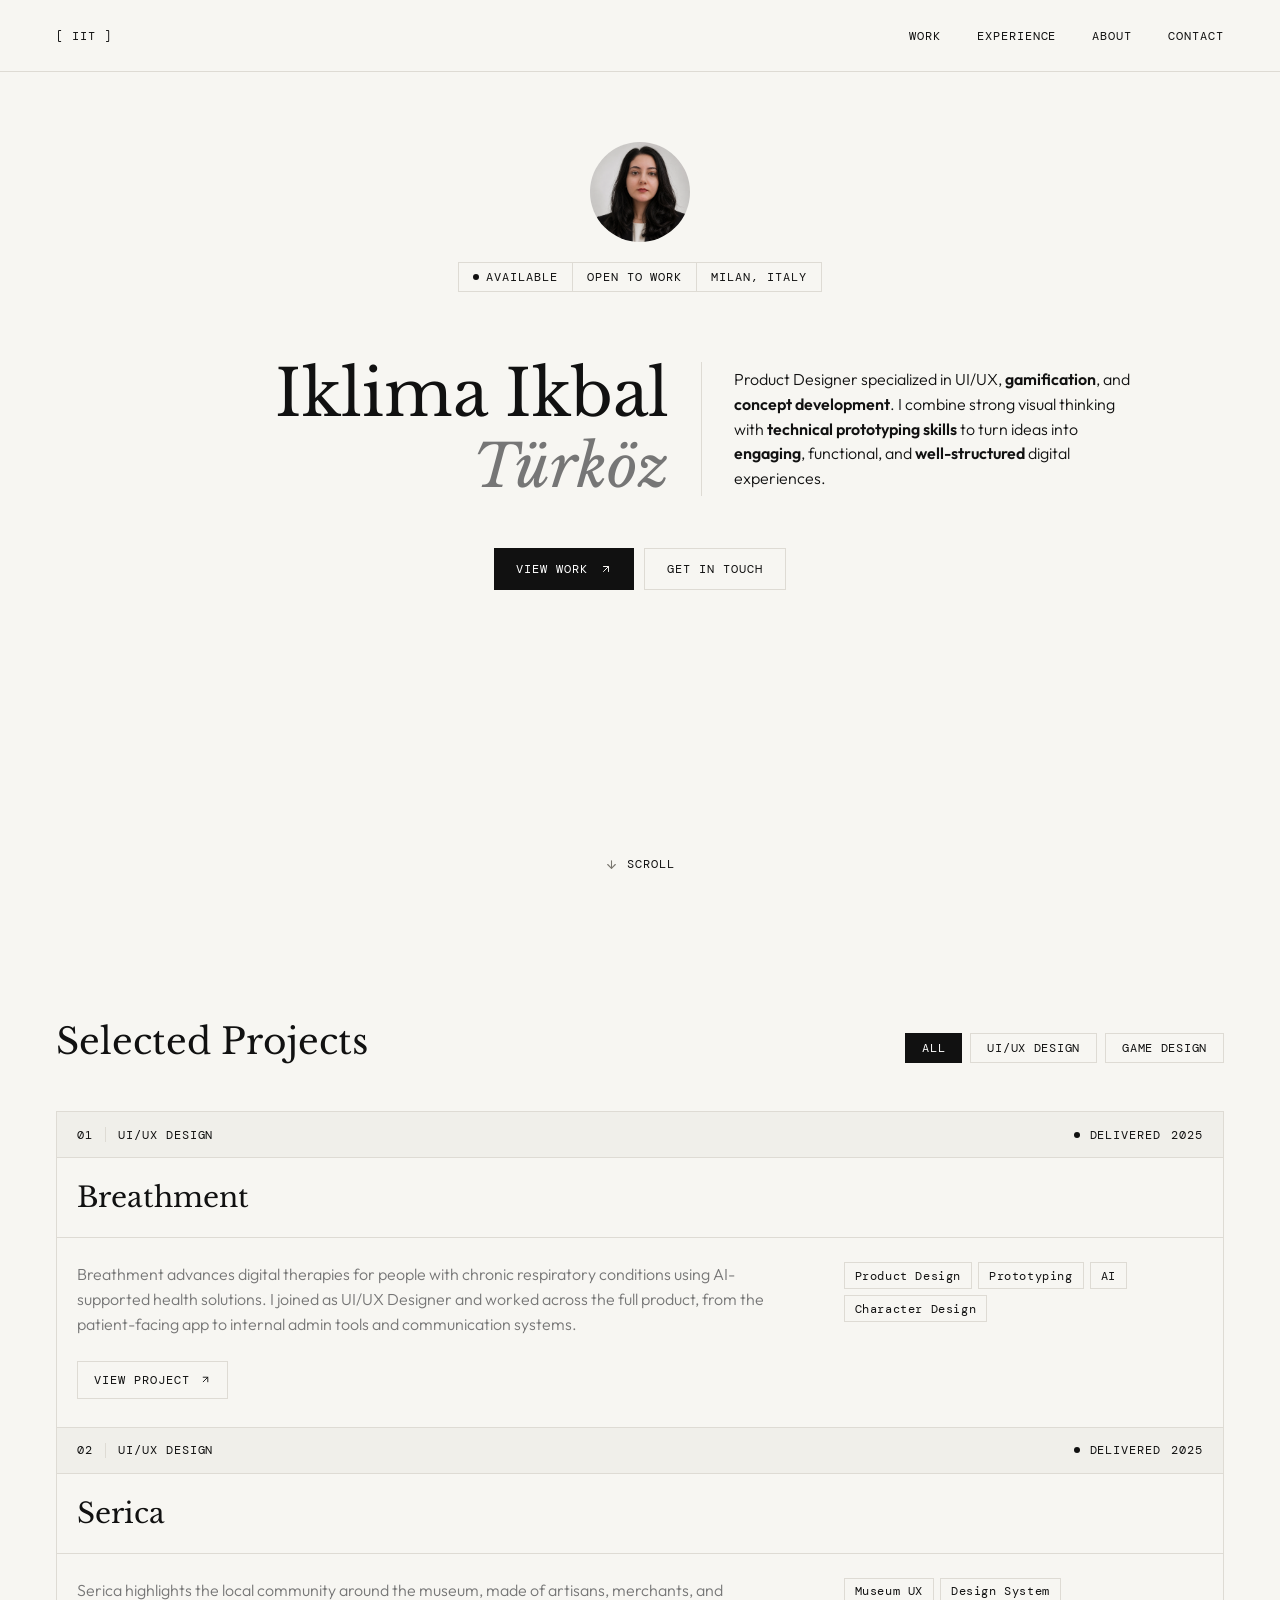
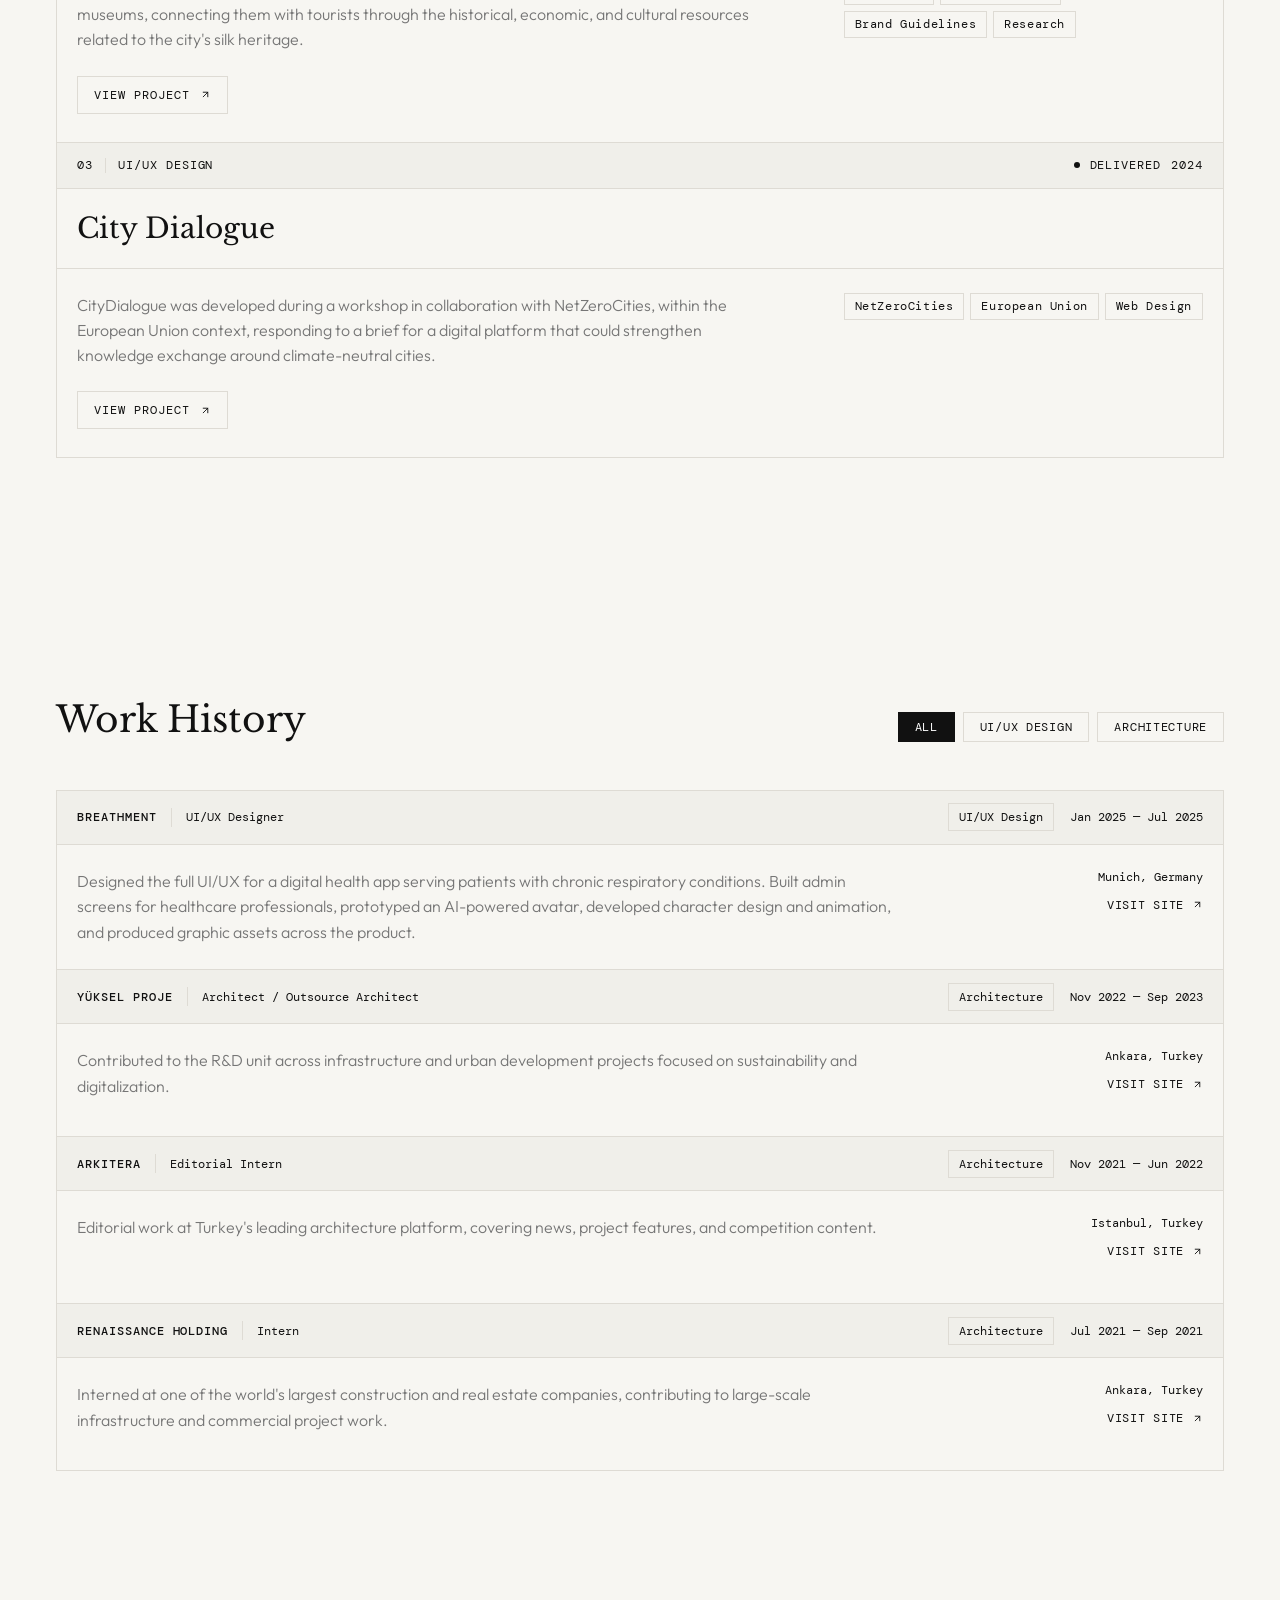
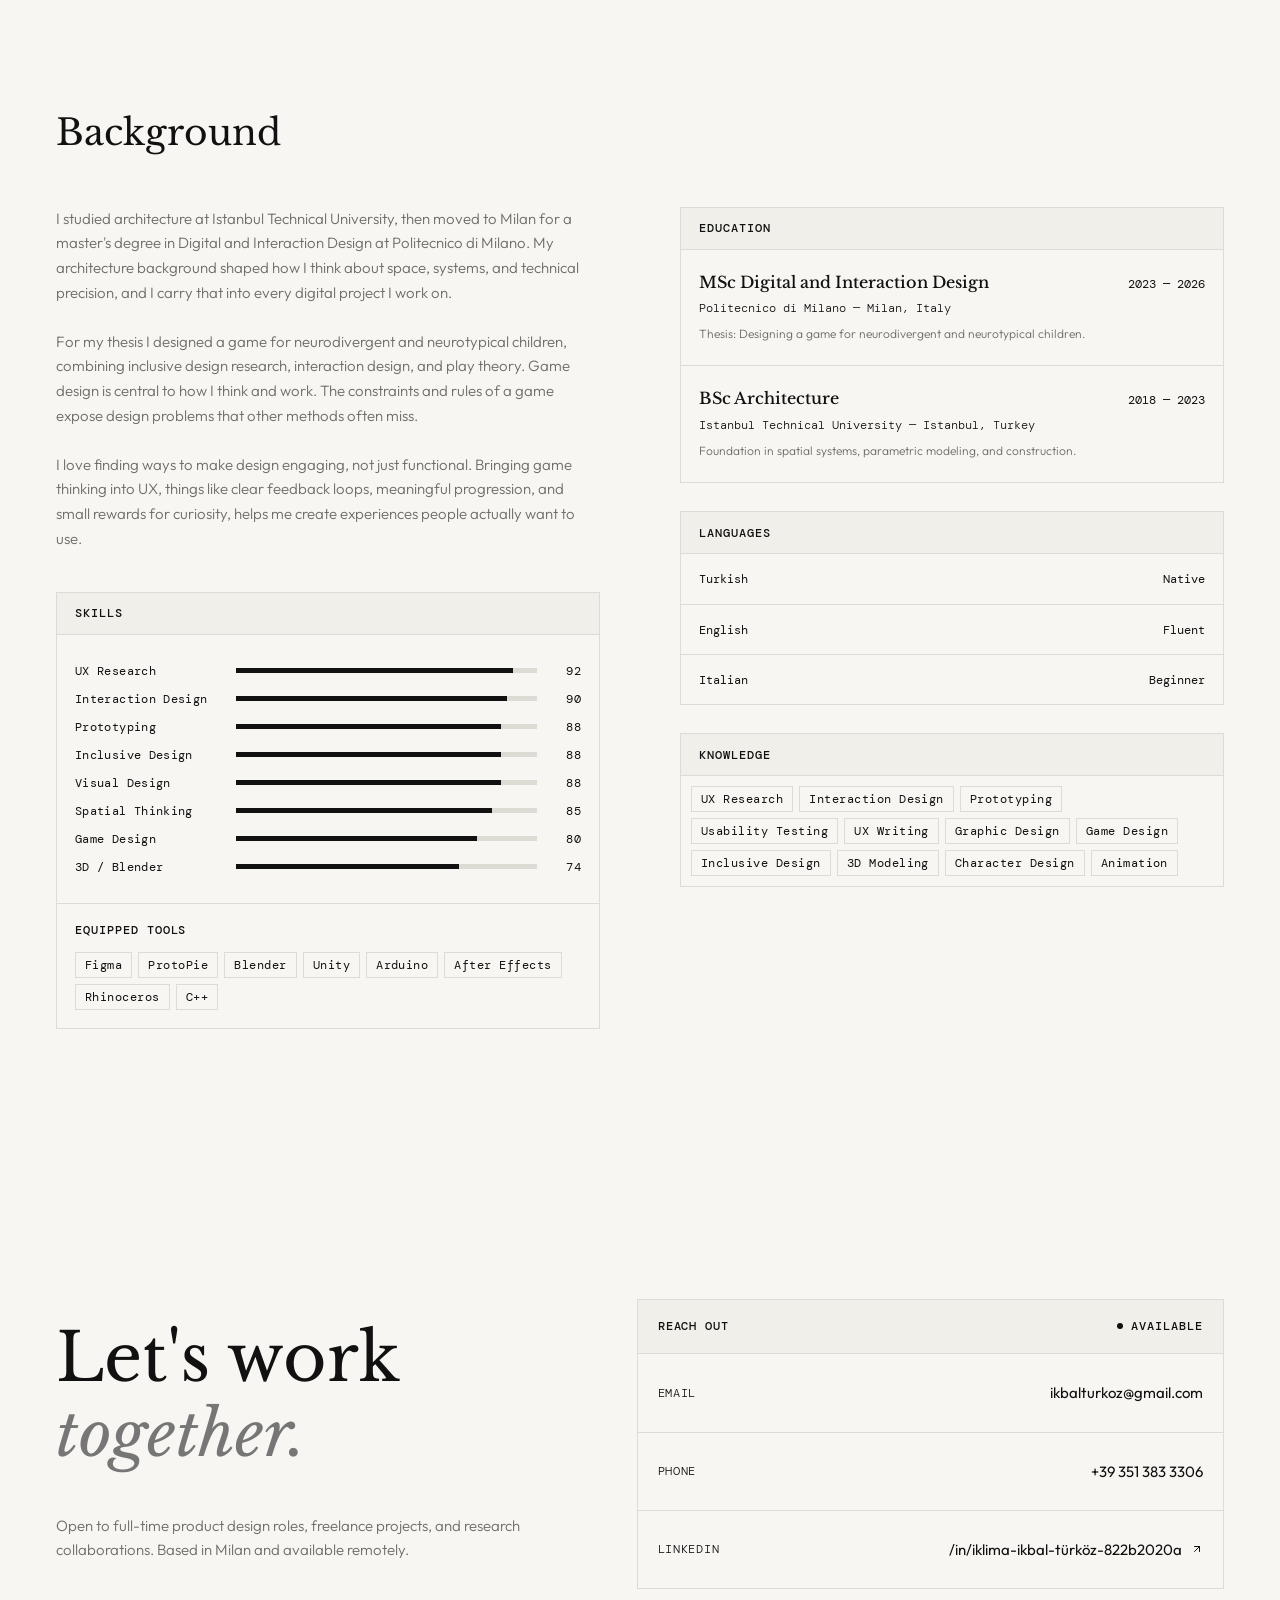
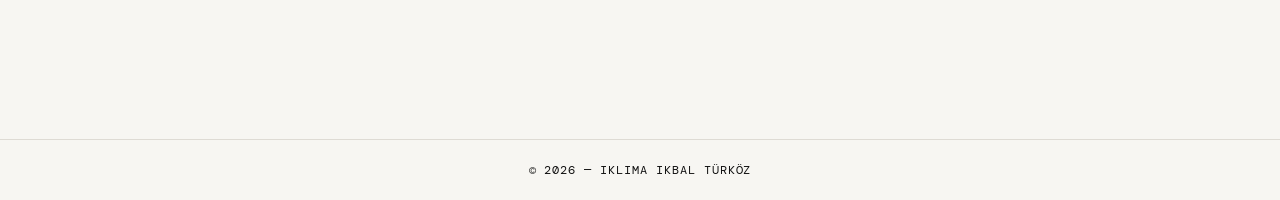
<file: index.html>
<!DOCTYPE html>

<html lang="en">

<head>

  <meta charset="UTF-8">

  <meta name="viewport" content="width=device-width, initial-scale=1.0">

  <title>Iklima Ikbal Türköz — Product Designer</title>


  <!-- 
       GOOGLE FONTS
       DM Mono = labels, navigation, buttons
       Outfit = body text
       Libre Baskerville = large serif titles
 -->
  <link rel="preconnect" href="https://fonts.googleapis.com">

  <link rel="preconnect" href="https://fonts.gstatic.com" crossorigin>

  <link
    href="https://fonts.googleapis.com/css2?family=DM+Mono:wght@300;400;500&family=Libre+Baskerville:ital,wght@0,400;0,700;1,400&family=Outfit:wght@300;400;500;600&display=swap"
    rel="stylesheet">


  <!-- Main CSS file -->

  <link rel="stylesheet" href="css/base.css">
  <link rel="stylesheet" href="css/components.css">
  <link rel="stylesheet" href="css/home.css">
  <link rel="stylesheet" href="css/responsive.css">


</head>

<body>


  <!--
       YER: HEADER / NAVIGATION
       
   -->

  <header class="site-header">

    <a
      href="#home"
      class="site-logo text-mono-small"
    >
      [ IIT ]
    </a>


    <nav class="main-nav">

      <a
        href="#projects"
        class="nav-link"
      >
        Work
      </a>

      <a
        href="#experience"
        class="nav-link"
      >
        Experience
      </a>

      <a
        href="#about"
        class="nav-link"
      >
        About
      </a>

      <a
        href="#contact"
        class="nav-link"
      >
        Contact
      </a>

    </nav>

  </header>



  <!--
       YER: MAIN PAGE CONTENT
 -->

  <main>


    <!-- 
         YER: HERO SECTION
     -->

    <section
      class="hero"
      id="home"
    >


      <!-- 
           PROFILE AREA
           Photo + status information
    -->

      <div class="hero-profile">

        <img
          src="images/profile.png"
          alt="Portrait of Iklima Ikbal Türköz"
          class="profile-image"
        >


        <!--
          NOT:Her üç durum etiketi de TEK bir kutunun içinde.
          Dikey çizgiler CSS ile oluşturuldu. 
        -->

        <div class="availability-box text-mono-meta">

          <div class="availability-item">

            <span class="status-dot"></span>

            <span>Available</span>

          </div>


          <div class="availability-item">

            Open to Work

          </div>


          <div class="availability-item">

            Milan, Italy

          </div>

        </div>

      </div>


      <!-- 
           YER: HERO MAIN CONTENT
           DÜZEN: Name | divider | description
      -->

      <div class="hero-main">


        <!-- NOT: LEFT SIDE: NAME -->

        <div class="hero-name">

          <h1 class="hero-title">

            <span class="first-name">
              Iklima Ikbal
            </span>

            <span class="last-name">
              Türköz
            </span>

          </h1>

        </div>



        <!-- NOT: CENTER VERTICAL LINE -->

        <div
          class="hero-divider"
          aria-hidden="true"
        ></div>



        <!-- NOT: RIGHT SIDE: INTRODUCTION -->

        <div class="hero-description">

          <p class="body-text">

            Product Designer specialized in UI/UX,
            <strong>gamification</strong>,
            and <strong>concept development</strong>.

            I combine strong visual thinking with
            <strong>technical prototyping skills</strong>
            to turn ideas into
            <strong>engaging</strong>,
            functional, and
            <strong>well-structured</strong>
            digital experiences.

          </p>

        </div>

      </div>



      <!--
           YER: HERO BUTTONS
       -->

      <div class="hero-actions">


        <!-- NOT: Primary button -->

        <a
          href="#projects"
          class="button button-primary"
        >

          <span>View Work</span>

          <img
            src="images/icons/arrow-up-right.svg"
            alt=""
            class="button-icon"
          >

        </a>



        <!-- Secondary button -->

        <a
          href="#contact"
          class="button button-secondary"
        >

          <span>Get in Touch</span>

        </a>

      </div>



      <!-- 
           NOT: SCROLL INDICATOR svg eklendi
      -->

      <a
        href="#projects"
        class="scroll-indicator text-mono-meta"
      >

        <img
          src="images/icons/arrow-down.svg"
          alt=""
          class="scroll-icon"
        >

        <span>Scroll</span>

      </a>


    </section>


<!--BNOT: SELECTED PROJECTS SECTION burada -->

<section
  class="projects-section"
  id="projects"
>

  <div class="section-container">


    <!-- DÜZEN:
         SECTION HEADER bölümü
         Title + filters eklenicek
    -->

    <div class="projects-header">
    
        <div class="section-heading">
    
            <h2 class="section-title">
                Selected Projects
            </h2>
    
        </div>
    
    
        <!--
        buttonlar sadece visual için
        JaVADAN SCRİPT EKLENİCEK filter için.
      -->

      <div class="project-filters">

        <button
          class="filter-button active"
          type="button"
        >
          All
        </button>

        <button
          class="filter-button"
          type="button"
        >
          UI/UX Design
        </button>

        <button
          class="filter-button"
          type="button"
        >
          Game Design
        </button>

      </div>

    </div>



    <!-- 
         PROJECT LIST sectionı
    -->

    <div class="project-list">


      <!-- 
           PROJECT 01 — BREATHMENT
       -->

      <article class="project-card">


        <!-- Top metadata row içeriğie bak-->

        <div class="project-meta">

          <div class="project-category text-mono-meta">

            <span>01</span>

            <span class="meta-divider"></span>

            <span>UI/UX Design</span>

          </div>


          <div class="project-status text-mono-meta">

            <span class="status-dot"></span>

            <span>Delivered</span>

            <span>2025</span>

          </div>

        </div>



        <!-- Project title -->

        <div class="project-title-row">

          <h3 class="project-title">
            Breathment
          </h3>

        </div>



        <!--
          Project content structure:

          1. Description
          2. Tags
          3. CTA

         Mobil ve masaüstü bu strüktürü kullanıcak.
        -->

        <div class="project-content">


          <!-- Project description -->

          <div class="project-description">

            <p>
              Breathment advances digital therapies for people with
              chronic respiratory conditions using AI-supported health
              solutions. I joined as UI/UX Designer and worked across
              the full product, from the patient-facing app to internal
              admin tools and communication systems.
            </p>

          </div>



          <!-- Project tags -->

          <div class="project-tags">

            <span class="project-tag">
              Product Design
            </span>

            <span class="project-tag">
              Prototyping
            </span>

            <span class="project-tag">
              AI
            </span>

            <span class="project-tag">
              Character Design
            </span>

          </div>



          <!-- Project CTA -->

          <a
            href="breathment.html"
            class="project-link"
          >

            <span>
              View Project
            </span>

            <svg
              class="project-link-icon"
              viewBox="0 0 13 13"
              aria-hidden="true"
            >
              <path
                d="M3.79163 3.79169H9.20829V9.20835"
              />

              <path
                d="M3.79163 9.20835L9.20829 3.79169"
              />
            </svg>

          </a>

        </div>

      </article>



      <!-- 
           PROJECT 02 — SERICA
       -->

      <article class="project-card">


        <!-- Top metadata row -->

        <div class="project-meta">

          <div class="project-category text-mono-meta">

            <span>02</span>

            <span class="meta-divider"></span>

            <span>UI/UX Design</span>

          </div>


          <div class="project-status text-mono-meta">

            <span class="status-dot"></span>

            <span>Delivered</span>

            <span>2025</span>

          </div>

        </div>



        <!-- Project title -->

        <div class="project-title-row">

          <h3 class="project-title">
            Serica
          </h3>

        </div>



        <!-- Project content -->

        <div class="project-content">


          <!-- Project description -->

          <div class="project-description">

            <p>
              Serica highlights the local community around the museum,
              made of artisans, merchants, and museums, connecting them
              with tourists through the historical, economic, and
              cultural resources related to the city's silk heritage.
            </p>

          </div>



          <!-- Project tags -->

          <div class="project-tags">

            <span class="project-tag">
              Museum UX
            </span>

            <span class="project-tag">
              Design System
            </span>

            <span class="project-tag">
              Brand Guidelines
            </span>

            <span class="project-tag">
              Research
            </span>

          </div>



          <!-- Project CTA -->

          <a
            href="serica.html"
            class="project-link"
          >

            <span>
              View Project
            </span>

            <svg
              class="project-link-icon"
              viewBox="0 0 13 13"
              aria-hidden="true"
            >
              <path
                d="M3.79163 3.79169H9.20829V9.20835"
              />

              <path
                d="M3.79163 9.20835L9.20829 3.79169"
              />
            </svg>

          </a>

        </div>

      </article>



      <!-- 
           PROJECT 03 — CITY DIALOGUE
     -->

      <article class="project-card">


        <!-- Top metadata row -->

        <div class="project-meta">

          <div class="project-category text-mono-meta">

            <span>03</span>

            <span class="meta-divider"></span>

            <span>UI/UX Design</span>

          </div>


          <div class="project-status text-mono-meta">

            <span class="status-dot"></span>

            <span>Delivered</span>

            <span>2024</span>

          </div>

        </div>



        <!-- Project title -->

        <div class="project-title-row">

          <h3 class="project-title">
            City Dialogue
          </h3>

        </div>



        <!-- Project content -->

        <div class="project-content">


          <!-- Project description -->

          <div class="project-description">

            <p>
              CityDialogue was developed during a workshop in
              collaboration with NetZeroCities, within the European
              Union context, responding to a brief for a digital
              platform that could strengthen knowledge exchange around
              climate-neutral cities.
            </p>

          </div>



          <!-- Project tags -->

          <div class="project-tags">

            <span class="project-tag">
              NetZeroCities
            </span>

            <span class="project-tag">
              European Union
            </span>

            <span class="project-tag">
              Web Design
            </span>

          </div>



          <!-- Project CTA -->

          <a
            href="city-dialogue.html"
            class="project-link"
          >

            <span>
              View Project
            </span>

            <svg
              class="project-link-icon"
              viewBox="0 0 13 13"
              aria-hidden="true"
            >
              <path
                d="M3.79163 3.79169H9.20829V9.20835"
              />

              <path
                d="M3.79163 9.20835L9.20829 3.79169"
              />
            </svg>

          </a>

        </div>

      </article>


    </div>

  </div>

</section>


<!-- 
     yer: WORK HISTORY SECTION
 -->

<section
  class="experience-section"
  id="experience"
>

  <div class="section-container">


    <!-- 
         SECTION HEADER
   -->

    <div class="experience-header">

      <h2 class="section-title">
        Work History
      </h2>


      <!--
        filterler javayla eklenicek
      -->

      <div class="experience-filters">

        <button
          class="filter-button active"
          type="button"
        >
          All
        </button>

        <button
          class="filter-button"
          type="button"
        >
          UI/UX Design
        </button>

        <button
          class="filter-button"
          type="button"
        >
          Architecture
        </button>

      </div>

    </div>



    <!-- 
         EXPERIENCE LIST
     -->

    <div class="experience-list">


      <!-- 
           EXPERIENCE 01 — BREATHMENT
       -->

      <article class="experience-item">


        <!-- Top row -->

        <div class="experience-meta">

          <div class="experience-role">

            <span class="experience-company">
              Breathment
            </span>

            <span class="experience-divider"></span>

            <span class="experience-position">
              UI/UX Designer
            </span>

          </div>


          <div class="experience-date">

            <span class="experience-tag">
              UI/UX Design
            </span>

            <span>
              Jan 2025 — Jul 2025
            </span>

          </div>

        </div>



        <!-- Bottom row -->

        <div class="experience-content">

          <p class="experience-description">

            Designed the full UI/UX for a digital health app serving
            patients with chronic respiratory conditions.

            Built admin screens for healthcare professionals,
            prototyped an AI-powered avatar, developed character design
            and animation, and produced graphic assets across the product.

          </p>


          <div class="experience-side">

            <span class="experience-location">
              Munich, Germany
            </span>

            <a
              href="https://breathment.com/en/"
              class="experience-link"
            >

              <span>Visit Site</span>

<svg
  class="experience-link-icon"
  viewBox="0 0 13 13"
  aria-hidden="true"
>
  <path
    d="M3.79163 3.79169H9.20829V9.20835"
  />
  <path
    d="M3.79163 9.20835L9.20829 3.79169"
  />
</svg>
            </a>

          </div>

        </div>

      </article>



      <!-- 
           EXPERIENCE 02 — YÜKSEL PROJE
       -->

      <article class="experience-item">

        <div class="experience-meta">

          <div class="experience-role">

            <span class="experience-company">
              Yüksel Proje
            </span>

            <span class="experience-divider"></span>

            <span class="experience-position">
              Architect / Outsource Architect
            </span>

          </div>


          <div class="experience-date">

            <span class="experience-tag">
              Architecture
            </span>

            <span>
              Nov 2022 — Sep 2023
            </span>

          </div>

        </div>


        <div class="experience-content">

          <p class="experience-description">

            Contributed to the R&D unit across infrastructure and urban
            development projects focused on sustainability and digitalization.

          </p>


          <div class="experience-side">

            <span class="experience-location">
              Ankara, Turkey
            </span>

            <a
              href="https://www.yukselproje.com.tr/en"
              class="experience-link"
            >

              <span>Visit Site</span>

<svg
  class="experience-link-icon"
  viewBox="0 0 13 13"
  aria-hidden="true"
>
  <path
    d="M3.79163 3.79169H9.20829V9.20835"
  />
  <path
    d="M3.79163 9.20835L9.20829 3.79169"
  />
</svg>

            </a>

          </div>

        </div>

      </article>



      <!-- 
           EXPERIENCE 03 — ARKITERA
      -->

      <article class="experience-item">

        <div class="experience-meta">

          <div class="experience-role">

            <span class="experience-company">
              Arkitera
            </span>

            <span class="experience-divider"></span>

            <span class="experience-position">
              Editorial Intern
            </span>

          </div>


          <div class="experience-date">

            <span class="experience-tag">
              Architecture
            </span>

            <span>
              Nov 2021 — Jun 2022
            </span>

          </div>

        </div>


        <div class="experience-content">

          <p class="experience-description">

            Editorial work at Turkey's leading architecture platform,
            covering news, project features, and competition content.

          </p>


          <div class="experience-side">

            <span class="experience-location">
              Istanbul, Turkey
            </span>

            <a
              href="https://www.arkitera.com/author/ikbalturkoz/"
              class="experience-link"
            >

              <span>Visit Site</span>

<svg
  class="experience-link-icon"
  viewBox="0 0 13 13"
  aria-hidden="true"
>
  <path
    d="M3.79163 3.79169H9.20829V9.20835"
  />
  <path
    d="M3.79163 9.20835L9.20829 3.79169"
  />
</svg>

            </a>

          </div>

        </div>

      </article>



      <!-- 
           EXPERIENCE 04 — RENAISSANCE
       -->

      <article class="experience-item">

        <div class="experience-meta">

          <div class="experience-role">

            <span class="experience-company">
              Renaissance Holding
            </span>

            <span class="experience-divider"></span>

            <span class="experience-position">
              Intern
            </span>

          </div>


          <div class="experience-date">

            <span class="experience-tag">
              Architecture
            </span>

            <span>
              Jul 2021 — Sep 2021
            </span>

          </div>

        </div>


        <div class="experience-content">

          <p class="experience-description">

            Interned at one of the world's largest construction and real
            estate companies, contributing to large-scale infrastructure
            and commercial project work.

          </p>


          <div class="experience-side">

            <span class="experience-location">
              Ankara, Turkey
            </span>

            <a
              href="https://ronesans.com/en"
              class="experience-link"
            >

              <span>Visit Site</span>

                <svg class="experience-link-icon" viewBox="0 0 13 13" aria-hidden="true">
                    <path d="M3.79163 3.79169H9.20829V9.20835" />
                    <path d="M3.79163 9.20835L9.20829 3.79169" />
                </svg>

            </a>

          </div>

        </div>

      </article>


    </div>

  </div>

</section>


<!-- 
     BACKGROUND SECTION
 -->

<section
  class="background-section"
  id="about"
>

  <div class="section-container">


    <!-- 
         SECTION TITLE
     -->

    <h2 class="section-title background-title">
      Background
    </h2>



    <!-- 
         iki sütünlu Layout

         Sol:
         About text + skills

         Sağ:
         Education + languages + knowledge
    -->

    <div class="background-grid">


      <!-- 
           Sol sütün
       -->

      <div class="background-left">


        <!-- 
             ABOUT TEXT
         -->

        <div class="about-copy">

          <p>
            I studied architecture at Istanbul Technical University,
            then moved to Milan for a master's degree in Digital and
            Interaction Design at Politecnico di Milano. My architecture
            background shaped how I think about space, systems, and
            technical precision, and I carry that into every digital
            project I work on.
          </p>

          <p>
            For my thesis I designed a game for neurodivergent and
            neurotypical children, combining inclusive design research,
            interaction design, and play theory. Game design is central
            to how I think and work. The constraints and rules of a game
            expose design problems that other methods often miss.
          </p>

          <p>
            I love finding ways to make design engaging, not just
            functional. Bringing game thinking into UX, things like
            clear feedback loops, meaningful progression, and small
            rewards for curiosity, helps me create experiences people
            actually want to use.
          </p>

        </div>



        <!-- 
             SKills kartı
         -->

        <div class="info-card skills-card">


          <!-- Card header -->

          <div class="info-card-header">
            Skills
          </div>



          <!-- Skill rows -->

          <div class="skills-list">


            <!--
              --skill-level controls the bar width.

              This keeps the HTML structure reusable:
              only the data changes.
            -->

            <div
              class="skill-row"
              style="--skill-level: 92%;"
            >

              <span class="skill-name">
                UX Research
              </span>

              <div class="skill-track">
                <div class="skill-bar"></div>
              </div>

              <span class="skill-value">
                92
              </span>

            </div>



            <div
              class="skill-row"
              style="--skill-level: 90%;"
            >

              <span class="skill-name">
                Interaction Design
              </span>

              <div class="skill-track">
                <div class="skill-bar"></div>
              </div>

              <span class="skill-value">
                90
              </span>

            </div>



            <div
              class="skill-row"
              style="--skill-level: 88%;"
            >

              <span class="skill-name">
                Prototyping
              </span>

              <div class="skill-track">
                <div class="skill-bar"></div>
              </div>

              <span class="skill-value">
                88
              </span>

            </div>



            <div
              class="skill-row"
              style="--skill-level: 88%;"
            >

              <span class="skill-name">
                Inclusive Design
              </span>

              <div class="skill-track">
                <div class="skill-bar"></div>
              </div>

              <span class="skill-value">
                88
              </span>

            </div>



            <div
              class="skill-row"
              style="--skill-level: 88%;"
            >

              <span class="skill-name">
                Visual Design
              </span>

              <div class="skill-track">
                <div class="skill-bar"></div>
              </div>

              <span class="skill-value">
                88
              </span>

            </div>



            <div
              class="skill-row"
              style="--skill-level: 85%;"
            >

              <span class="skill-name">
                Spatial Thinking
              </span>

              <div class="skill-track">
                <div class="skill-bar"></div>
              </div>

              <span class="skill-value">
                85
              </span>

            </div>



            <div
              class="skill-row"
              style="--skill-level: 80%;"
            >

              <span class="skill-name">
                Game Design
              </span>

              <div class="skill-track">
                <div class="skill-bar"></div>
              </div>

              <span class="skill-value">
                80
              </span>

            </div>



            <div
              class="skill-row"
              style="--skill-level: 74%;"
            >

              <span class="skill-name">
                3D / Blender
              </span>

              <div class="skill-track">
                <div class="skill-bar"></div>
              </div>

              <span class="skill-value">
                74
              </span>

            </div>

          </div>



          <!-- 
               TOOLS
          -->

          <div class="tools-area">

            <h3 class="card-subheading">
              Equipped Tools
            </h3>

            <div class="tag-list">

              <span class="info-tag">Figma</span>
              <span class="info-tag">ProtoPie</span>
              <span class="info-tag">Blender</span>
              <span class="info-tag">Unity</span>
              <span class="info-tag">Arduino</span>
              <span class="info-tag">After Effects</span>
              <span class="info-tag">Rhinoceros</span>
              <span class="info-tag">C++</span>

            </div>

          </div>

        </div>

      </div>



      <!-- 
           Sa Sütun
       -->

      <div class="background-right">


        <!-- 
             EDUCATION
        -->

        <div class="info-card">

          <div class="info-card-header">
            Education
          </div>


          <div class="education-list">


            <!-- Education item 01 -->

            <article class="education-item">

              <div class="education-heading">

                <h3>
                  MSc Digital and Interaction Design
                </h3>

                <span class="education-year">
                  2023 — 2026
                </span>

              </div>


              <p class="education-school">
                Politecnico di Milano — Milan, Italy
              </p>

              <p class="education-description">
                Thesis: Designing a game for neurodivergent and
                neurotypical children.
              </p>

            </article>



            <!-- Education item 02 -->

            <article class="education-item">

              <div class="education-heading">

                <h3>
                  BSc Architecture
                </h3>

                <span class="education-year">
                  2018 — 2023
                </span>

              </div>


              <p class="education-school">
                Istanbul Technical University — Istanbul, Turkey
              </p>

              <p class="education-description">
                Foundation in spatial systems, parametric modeling,
                and construction.
              </p>

            </article>

          </div>

        </div>



        <!-- 
             LANGUAGES
         -->

        <div class="info-card">

          <div class="info-card-header">
            Languages
          </div>


          <div class="language-list">

            <div class="language-row">

              <span>
                Turkish
              </span>

              <span>
                Native
              </span>

            </div>


            <div class="language-row">

              <span>
                English
              </span>

              <span>
                Fluent
              </span>

            </div>


            <div class="language-row">

              <span>
                Italian
              </span>

              <span>
                Beginner
              </span>

            </div>

          </div>

        </div>



        <!-- 
             KNOWLEDGE
         -->

        <div class="info-card">

          <div class="info-card-header">
            Knowledge
          </div>


          <div class="knowledge-content">

            <div class="tag-list">

              <span class="info-tag">UX Research</span>
              <span class="info-tag">Interaction Design</span>
              <span class="info-tag">Prototyping</span>
              <span class="info-tag">Usability Testing</span>
              <span class="info-tag">UX Writing</span>
              <span class="info-tag">Graphic Design</span>
              <span class="info-tag">Game Design</span>
              <span class="info-tag">Inclusive Design</span>
              <span class="info-tag">3D Modeling</span>
              <span class="info-tag">Character Design</span>
              <span class="info-tag">Animation</span>

            </div>

          </div>

        </div>

      </div>

    </div>

  </div>

</section>

<!-- 
     CONTACT SECTION
 -->

<section
  class="contact-section"
  id="contact"
>

  <div class="section-container">


    <!-- 
         Çift Sütun CONTACT LAYOUT
    -->

    <div class="contact-grid">


      <!-- 
           Sol taraf
           Main contact message
       -->

      <div class="contact-intro">

        <h2 class="contact-title">

          <span class="contact-title-main">
            Let's work
          </span>

          <span class="contact-title-italic">
            together.
          </span>

        </h2>


        <p class="contact-description">

          Open to full-time product design roles,
          freelance projects, and research collaborations.
          Based in Milan and available remotely.

        </p>

      </div>



      <!-- =================================
           Sağ taraf
           Contact information card
      ================================== -->

      <div class="contact-card">


        <!-- 
             CARD HEADER
         -->

        <div class="contact-card-header">

          <span>
            Reach Out
          </span>


          <div class="contact-availability">

            <span class="status-dot"></span>

            <span>
              Available
            </span>

          </div>

        </div>



        <!-- 
             EMAIL ROW
        -->

        <div class="contact-row">

          <span class="contact-label">
            Email
          </span>


          <a
            href="mailto:ikbalturkoz@gmail.com"
            class="contact-value"
          >
            ikbalturkoz@gmail.com
          </a>

        </div>



        <!-- 
             PHONE ROW
         -->


        <div class="contact-row">

          <span class="contact-label">
            Phone
          </span>


          <a
            href="tel:+393513833306"
            class="contact-value"
          >
            +39 351 383 3306
          </a>

        </div>



        <!-- 
             LINKEDIN ROW
         -->

<div class="contact-row">

    <span class="contact-label">
        LinkedIn
    </span>

    <a href="https://www.linkedin.com/in/iklima-ikbal-t%C3%BCrk%C3%B6z-822b2020a" class="contact-value contact-link"
        target="_blank" rel="noopener noreferrer">

        <span>
            /in/iklima-ikbal-türköz-822b2020a
        </span>

        <svg class="contact-link-icon" viewBox="0 0 13 13" aria-hidden="true">
            <path d="M3.79163 3.79169H9.20829V9.20835" />
            <path d="M3.79163 9.20835L9.20829 3.79169" />
        </svg>

    </a>

</div>

</div>

</div>

</div>

</section>


</main>

<!-- 
     FOOTER
 -->

<footer class="site-footer">

    <div class="section-container">

        <p class="footer-text">
            © 2026 — Iklima Ikbal Türköz
        </p>

    </div>

</footer>

</body>

</html>
</file>
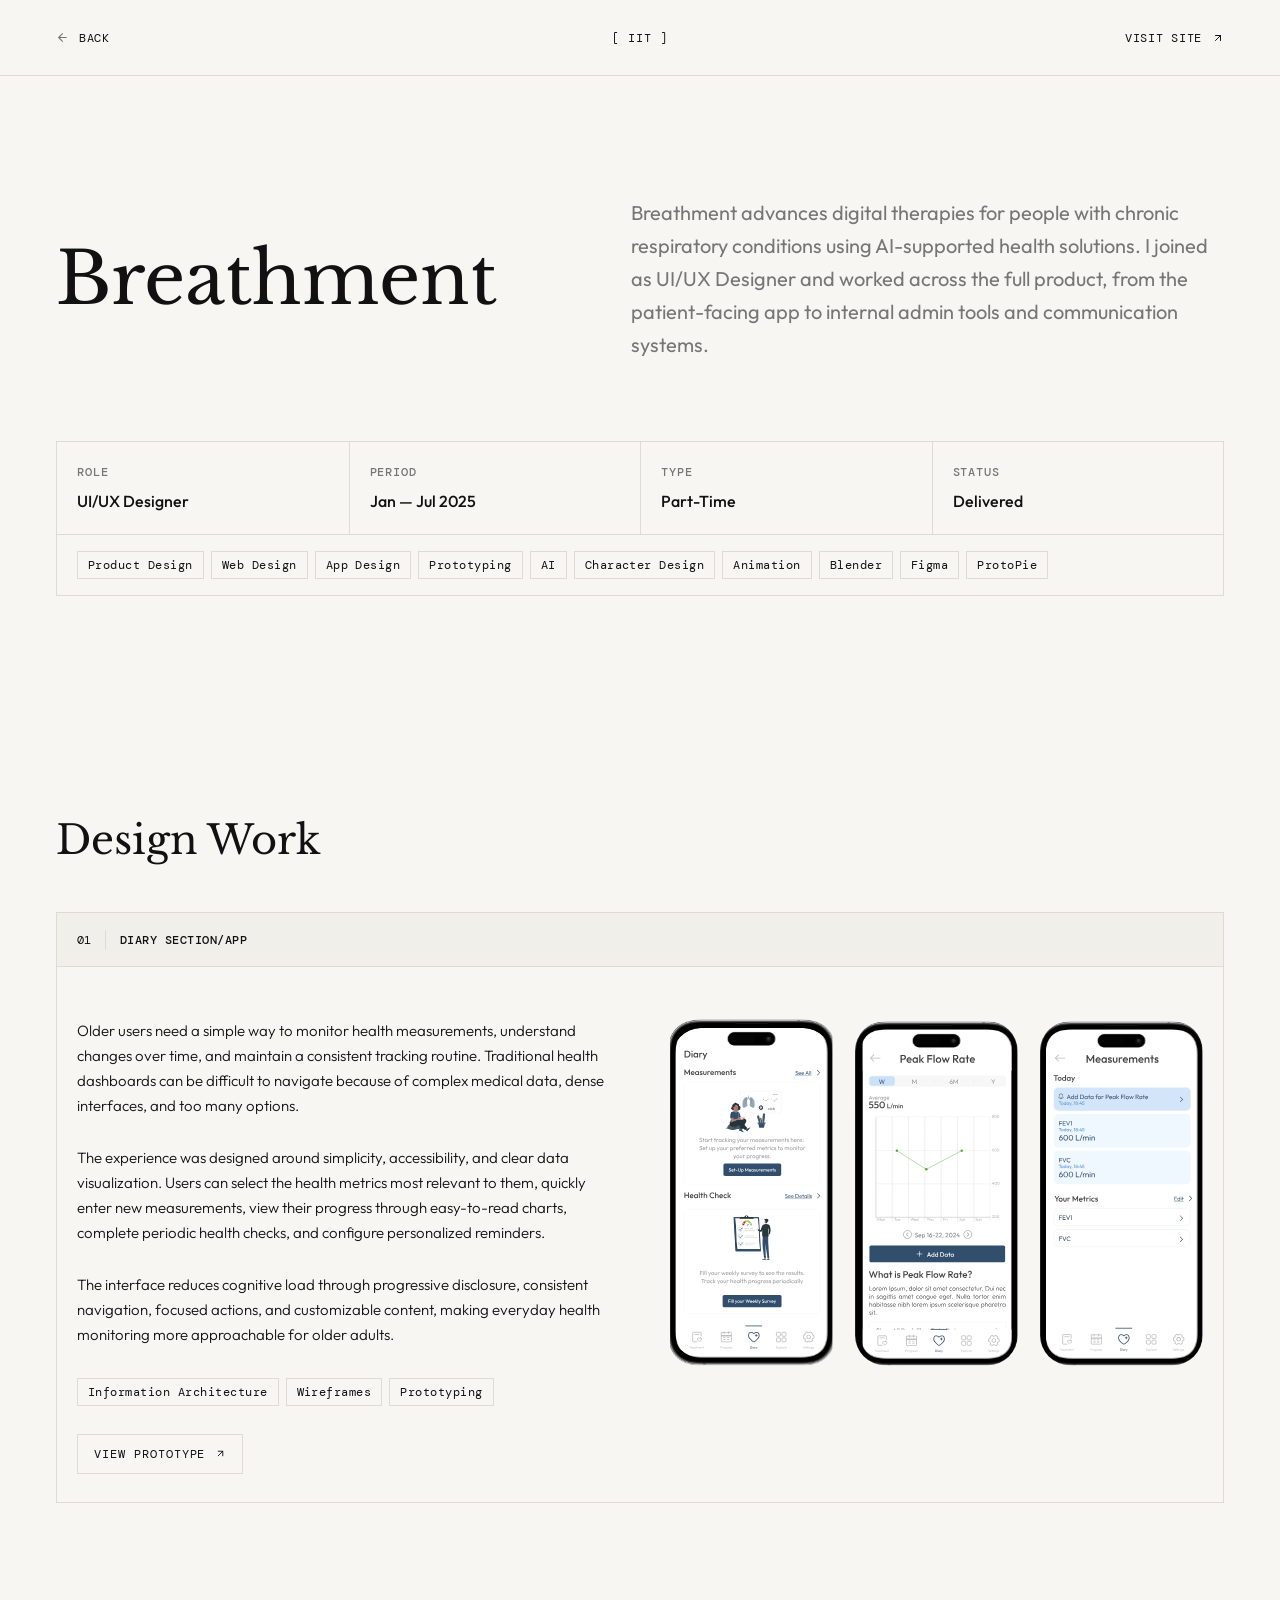
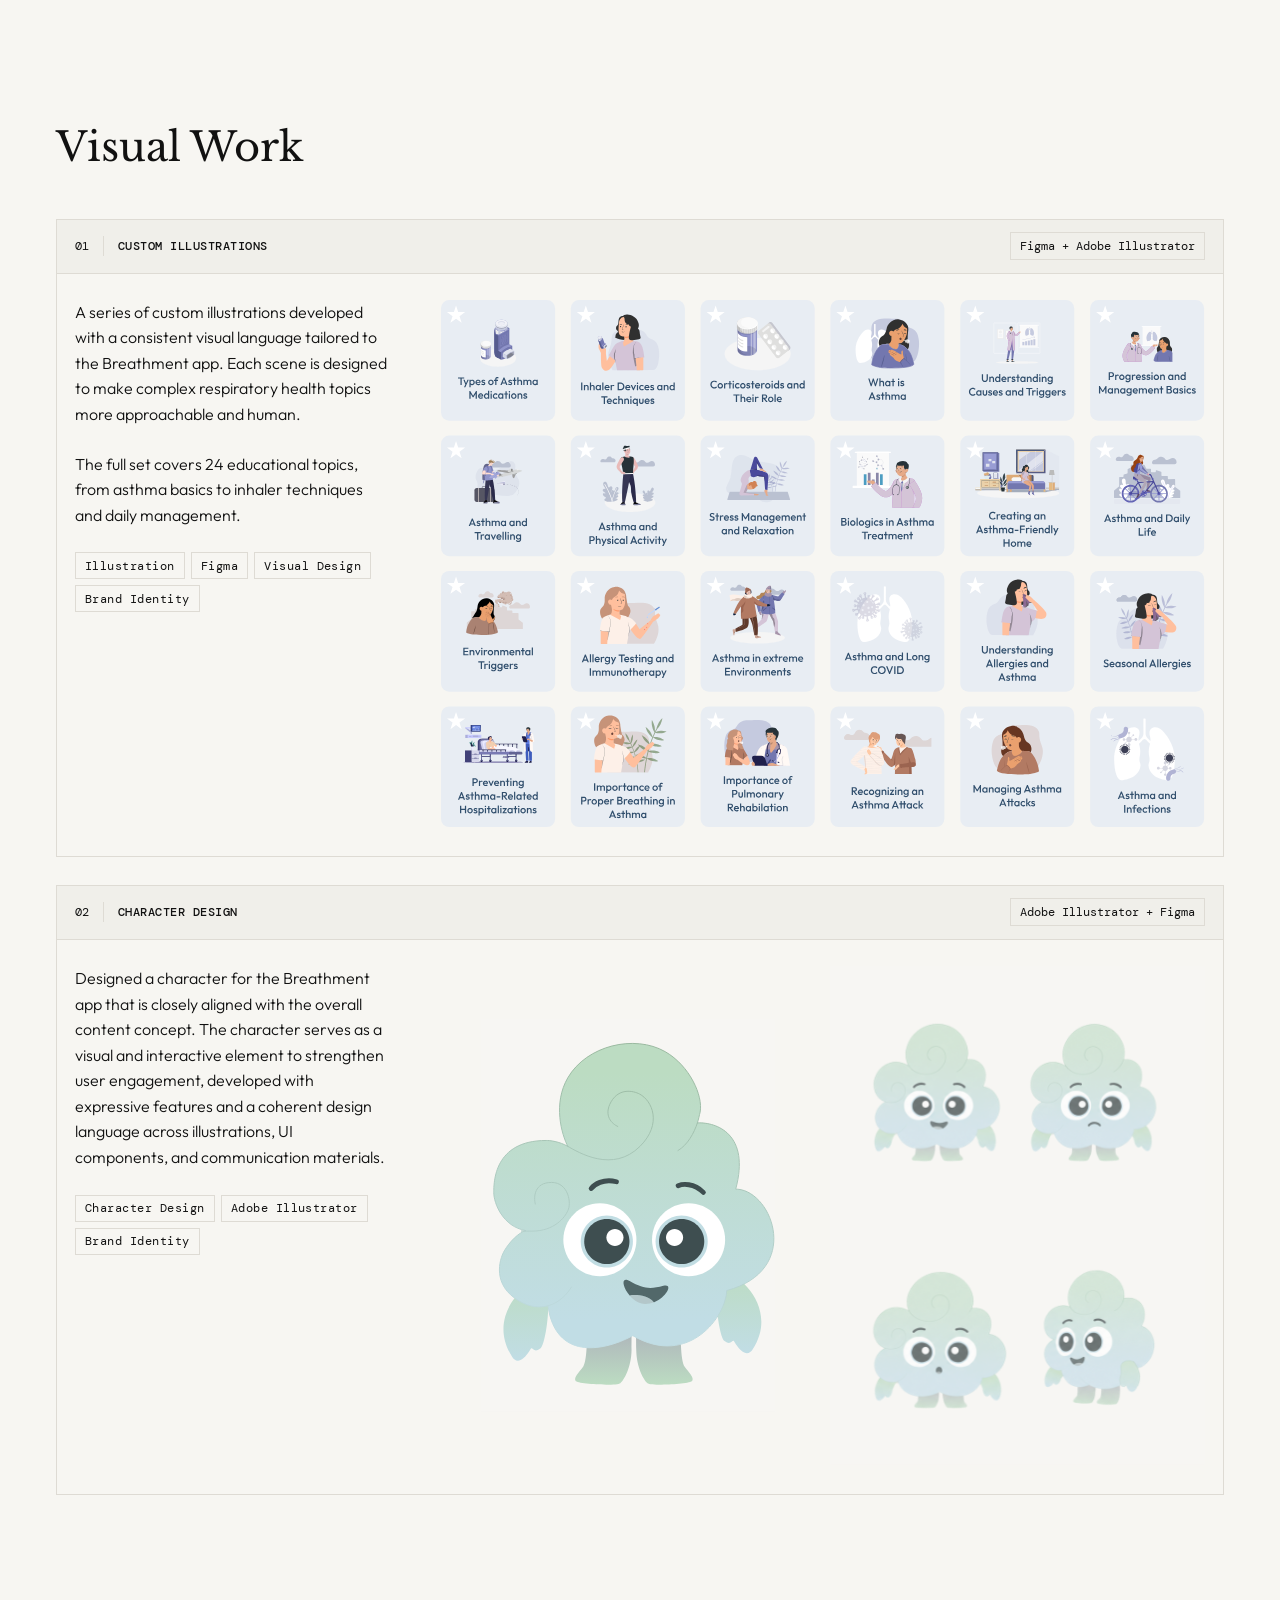
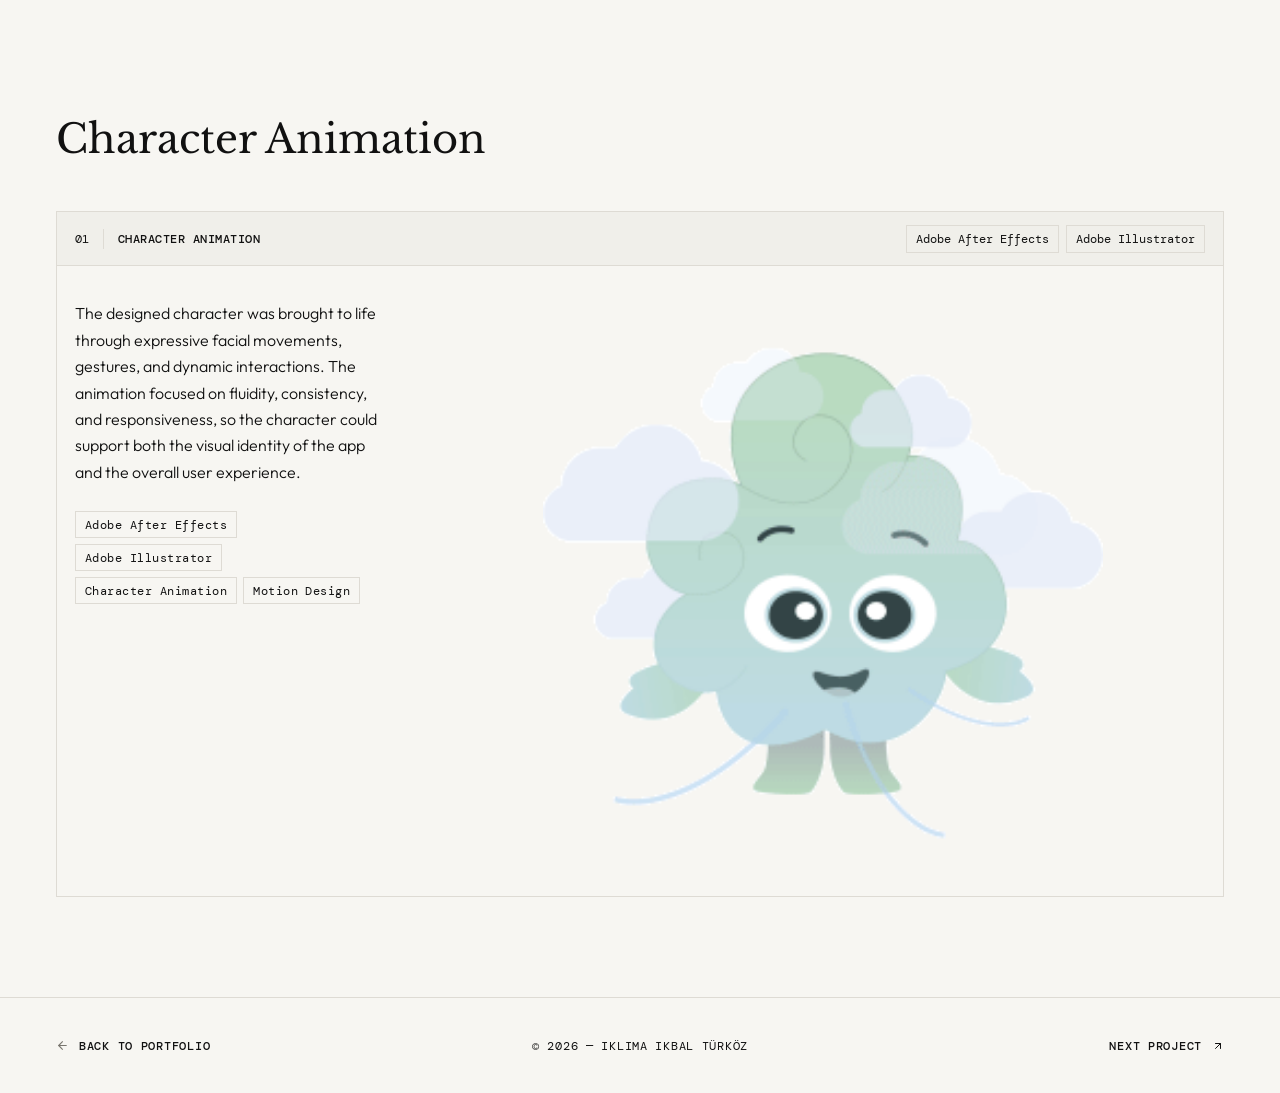
<file: breathment.html>
<!DOCTYPE html>

<html lang="en">

<head>

    <meta charset="UTF-8">

    <meta name="viewport" content="width=device-width, initial-scale=1.0">

    <title>Breathment — Iklima Ikbal Türköz</title>


    <!-- Google Fonts -->

    <link rel="preconnect" href="https://fonts.googleapis.com">

    <link rel="preconnect" href="https://fonts.gstatic.com" crossorigin>

    <link
        href="https://fonts.googleapis.com/css2?family=DM+Mono:wght@300;400;500&family=Libre+Baskerville:ital,wght@0,400;0,700;1,400&family=Outfit:wght@300;400;500;600&display=swap"
        rel="stylesheet">


    <!-- Shared stylesheet -->

<link rel="stylesheet" href="css/base.css">
<link rel="stylesheet" href="css/components.css">
<link rel="stylesheet" href="css/project-detail.css">
<link rel="stylesheet" href="css/responsive.css">

</head>


<body class="breathment-page">

    <!-- 
     PROJECT PAGE NAVIGATION
     -->

    <header class="project-header">
    
        <!-- LEFT: Back button -->
        <a href="index.html#projects" class="project-header-link project-back-link">
            <img src="images/icons/arrow-back.svg" alt="" class="project-back-icon">
    
            <span>
                BACK
            </span>
        </a>
    
    
        <!-- CENTER: Logo -->
        <a href="index.html" class="project-header-logo">
            [ IIT ]
        </a>


        <!-- RIGHT: External website -->
        <a href="https://breathment.com/en/" class="project-header-link project-visit-link" target="_blank" rel="noopener noreferrer">

            <span>VISIT SITE</span>

            <svg class="project-header-icon" viewBox="0 0 13 13" aria-hidden="true">
                <path d="M3.79163 3.79169H9.20829V9.20835" />
                <path d="M3.79163 9.20835L9.20829 3.79169" />
            </svg>

        </a>


    </header>

<!-- 
     PROJECT OVERVIEW
 -->

<main>

  <section class="project-overview">

    <div class="project-detail-container">


      <!-- 
           PROJECT INTRO
           Sol: title
           Sağ: short description
       -->

      <div class="project-intro">

        <h1 class="project-detail-title">
          Breathment
        </h1>


        <p class="project-detail-description">
          Breathment advances digital therapies for people with
          chronic respiratory conditions using AI-supported health
          solutions. I joined as UI/UX Designer and worked across
          the full product, from the patient-facing app to internal
          admin tools and communication systems.
        </p>

      </div>


      <!-- 
           PROJECT INFORMATION CARD
       -->

      <div class="project-info-card">


        <!-- Main project metadata -->

        <div class="project-info-grid">


          <!-- ROLE -->

          <div class="project-info-item">

            <span class="project-info-label">
              Role
            </span>

            <span class="project-info-value">
              UI/UX Designer
            </span>

          </div>



          <!-- PERIOD -->

          <div class="project-info-item">

            <span class="project-info-label">
              Period
            </span>

            <span class="project-info-value">
              Jan — Jul 2025
            </span>

          </div>



          <!-- TYPE -->

          <div class="project-info-item">

            <span class="project-info-label">
              Type
            </span>

            <span class="project-info-value">
              Part-Time
            </span>

          </div>



          <!-- STATUS -->

          <div class="project-info-item">

            <span class="project-info-label">
              Status
            </span>

            <span class="project-info-value">
              Delivered
            </span>

          </div>

        </div>



        <!-- 
             PROJECT TAGS
         -->


        <div class="project-detail-tags">

          <span class="project-detail-tag">
            Product Design
          </span>

          <span class="project-detail-tag">
            Web Design
          </span>

          <span class="project-detail-tag">
            App Design
          </span>

          <span class="project-detail-tag">
            Prototyping
          </span>

          <span class="project-detail-tag">
            AI
          </span>

          <span class="project-detail-tag">
            Character Design
          </span>

          <span class="project-detail-tag">
            Animation
          </span>

          <span class="project-detail-tag">
            Blender
          </span>

          <span class="project-detail-tag">
            Figma
          </span>

          <span class="project-detail-tag">
            ProtoPie
          </span>

        </div>


      </div>

    </div>

  </section>

<!-- 
     DESIGN WORK SECTION
 -->

<section class="design-work-section">

  <div class="project-detail-container">


    <!-- 
         SECTION TITLE
     -->

    <h2 class="design-work-title">
      Design Work
    </h2>



    <!-- 
         DESIGN WORK CARD
     -->

    <article class="design-work-card">


      <!-- 
           CARD HEADER
       -->

      <div class="design-work-header">

        <span class="design-work-number">
          01
        </span>

        <span class="design-work-divider"></span>

        <span class="design-work-name">
          Diary Section/App
        </span>

      </div>



      <!-- 
           CARD CONTENT
       -->

      <div class="design-work-content">


        <!-- 
             LEFT SIDE — TEXT CONTENT
         -->

        <div class="design-work-copy">

          <p>
            Older users need a simple way to monitor health measurements,
            understand changes over time, and maintain a consistent tracking
            routine. Traditional health dashboards can be difficult to navigate
            because of complex medical data, dense interfaces, and too many options.
          </p>

          <p>
            The experience was designed around simplicity, accessibility,
            and clear data visualization. Users can select the health metrics
            most relevant to them, quickly enter new measurements, view their
            progress through easy-to-read charts, complete periodic health checks,
            and configure personalized reminders.
          </p>

          <p>
            The interface reduces cognitive load through progressive disclosure,
            consistent navigation, focused actions, and customizable content,
            making everyday health monitoring more approachable for older adults.
          </p>



          <!-- 
               TAGS
          -->

          <div class="design-work-tags">

            <span class="design-work-tag">
              Information Architecture
            </span>

            <span class="design-work-tag">
              Wireframes
            </span>

            <span class="design-work-tag">
              Prototyping
            </span>

          </div>



          <!-- 
               PROTOTYPE LINK
           -->

          <a
            href="https://www.figma.com/proto/7TCbbzH8zfnjbeXvU3DHeM/Portfolio?node-id=29-9218&t=qqoqRJZFLmaJii9u-0&scaling=min-zoom&content-scaling=fixed&page-id=29%3A8082&hide-ui=1"
            class="design-work-link"
            target="_blank"
            rel="noopener noreferrer"
          >

            <span>
              View Prototype
            </span>

            <svg
              class="design-work-link-icon"
              viewBox="0 0 13 13"
              aria-hidden="true"
            >
              <path d="M3.79163 3.79169H9.20829V9.20835" />
              <path d="M3.79163 9.20835L9.20829 3.79169" />
            </svg>

          </a>

        </div>



        <!-- 
             RIGHT SIDE — APP SCREENS
         -->

        <div class="design-work-visuals">

          <img
            src="images/breathment/breathment-diary-screen.svg"
            alt="Breathment diary screen"
            class="design-work-screen"
          >

          <img
            src="images/breathment/breathment-peak-flow-screen.svg"
            alt="Breathment peak flow screen"
            class="design-work-screen"
          >

          <img
            src="images/breathment/breathment-measurements-screen.svg"
            alt="Breathment measurements screen"
            class="design-work-screen"
          >

        </div>

      </div>

    </article>

  </div>

</section>

<!-- Visual Work Section: Breathment için hazırlanan illustration ve character design çalışmalarını gösterir -->

<section class="visual-work-section">

  <div class="project-detail-container">

    <!-- Section Title: bölümün ana başlığı -->

    <h2 class="visual-work-title">
      Visual Work
    </h2>


    <!-- Visual Work Card 01: Custom Illustrations -->

    <article class="visual-work-card">

      <!-- Header: proje numarası, başlık ve kullanılan araçlar -->

      <div class="visual-work-header">

        <div class="visual-work-header-left">

          <span class="visual-work-number">
            01
          </span>

          <span class="visual-work-divider"></span>

          <span class="visual-work-name">
            Custom Illustrations
          </span>

        </div>

        <span class="visual-work-tool">
          Figma + Adobe Illustrator
        </span>

      </div>


      <!-- Content: solda açıklama, sağda illustration grid -->

      <div class="visual-work-content">

        <!-- Copy: açıklama ve tag alanı -->

        <div class="visual-work-copy">

          <p>
            A series of custom illustrations developed with a
            consistent visual language tailored to the Breathment app.
            Each scene is designed to make complex respiratory health
            topics more approachable and human.
          </p>

          <p>
            The full set covers 24 educational topics, from asthma
            basics to inhaler techniques and daily management.
          </p>


          <!-- Tags: kullanılan disiplin ve araçları gösterir -->

          <div class="visual-work-tags">

            <span class="visual-work-tag">
              Illustration
            </span>

            <span class="visual-work-tag">
              Figma
            </span>

            <span class="visual-work-tag">
              Visual Design
            </span>

            <span class="visual-work-tag">
              Brand Identity
            </span>

          </div>

        </div>


        <!-- Visual Desktop: büyük ekranda tek illustration board gösterilir -->

        <div class="illustration-visual illustration-visual-desktop">

          <img
            src="images/breathment/breathment-illustrations-grid-desktop.svg"
            alt="Breathment custom health education illustrations"
            class="illustration-grid-image"
          >

        </div>


        <!-- Visual Mobile: küçük ekranda iki 3x4 grid alt alta gösterilir -->
        
        <div class="illustration-visual illustration-visual-mobile">
        
            <img src="images/breathment/breathment-illustrations-grid-mobile-01.svg"
                alt="Breathment health illustrations, first set" class="illustration-grid-image">
        
            <img src="images/breathment/breathment-illustrations-grid-mobile-02.svg"
                alt="Breathment health illustrations, second set" class="illustration-grid-image">
        
        </div>

      </div>

    </article>



    <!-- Visual Work Card 02: Character Design -->

    <article class="visual-work-card">

      <!-- Header: proje numarası, başlık ve kullanılan araçlar -->

      <div class="visual-work-header">

        <div class="visual-work-header-left">

          <span class="visual-work-number">
            02
          </span>

          <span class="visual-work-divider"></span>

          <span class="visual-work-name">
            Character Design
          </span>

        </div>

        <span class="visual-work-tool">
          Adobe Illustrator + Figma
        </span>

      </div>


      <!-- Content: solda açıklama, sağda karakter görselleri -->

      <div class="visual-work-content">

        <!-- Copy: character design yaklaşımını açıklar -->

        <div class="visual-work-copy">

          <p>
            Designed a character for the Breathment app that is
            closely aligned with the overall content concept. The
            character serves as a visual and interactive element to
            strengthen user engagement, developed with expressive
            features and a coherent design language across
            illustrations, UI components, and communication materials.
          </p>


          <!-- Tags: character design ile ilgili alanlar -->

          <div class="visual-work-tags">

            <span class="visual-work-tag">
              Character Design
            </span>

            <span class="visual-work-tag">
              Adobe Illustrator
            </span>

            <span class="visual-work-tag">
              Brand Identity
            </span>

          </div>

        </div>


        <!-- Character Visuals: ana karakter ve varyasyonları -->

        <div class="character-visuals">

          <img
            src="images/breathment/breathment-character-main.svg"
            alt="Main Breathment character design"
            class="character-image"
          >

          <img
            src="images/breathment/breathment-character-variations.svg"
            alt="Breathment character variations"
            class="character-image"
          >

        </div>

      </div>

    </article>

  </div>

</section>

<!-- Character Animation Section: Breathment karakterinin motion design çalışmasını gösterir -->

<section class="character-animation-section">

  <div class="project-detail-container">

    <!-- Section Title: bölümün ana başlığı -->

    <h2 class="character-animation-title">
      Character Animation
    </h2>


    <!-- Animation Card: açıklama, tags ve GIF içeriğini barındırır -->

    <article class="character-animation-card">

      <!-- Header: proje numarası, başlık ve kullanılan araçlar -->

      <div class="character-animation-header">

        <div class="character-animation-header-left">

          <span class="character-animation-number">
            01
          </span>

          <span class="character-animation-divider"></span>

          <span class="character-animation-name">
            Character Animation
          </span>

        </div>


        <!-- Tools: kullanılan programları gösterir -->

        <div class="character-animation-tools">

          <span class="character-animation-tool">
            Adobe After Effects
          </span>

          <span class="character-animation-tool">
            Adobe Illustrator
          </span>

        </div>

      </div>


      <!-- Content: solda metin ve tagler, sağda animated GIF -->

      <div class="character-animation-content">


        <!-- Copy: motion design yaklaşımını açıklar -->

        <div class="character-animation-copy">

          <p>
            The designed character was brought to life through
            expressive facial movements, gestures, and dynamic
            interactions. The animation focused on fluidity,
            consistency, and responsiveness, so the character could
            support both the visual identity of the app and the
            overall user experience.
          </p>


          <!-- Tags: animation ile ilgili disiplin ve araçlar -->

          <div class="character-animation-tags">

            <span class="character-animation-tag">
              Adobe After Effects
            </span>

            <span class="character-animation-tag">
              Adobe Illustrator
            </span>

            <span class="character-animation-tag">
              Character Animation
            </span>

            <span class="character-animation-tag">
              Motion Design
            </span>

          </div>

        </div>


        <!-- Animation Visual: GIF dosyasını gösterir -->

        <div class="character-animation-visual">

          <img
            src="images/breathment/breathment-character-animation.gif"
            alt="Animated Breathment character"
            class="character-animation-gif"
          >

        </div>

      </div>

    </article>

  </div>

</section>

</main>

<!-- Project Footer: solda portfolio dönüşü, ortada copyright, sağda sonraki proje linki -->


<footer class="project-footer">

    <a href="index.html#projects" class="project-footer-link project-footer-back">

        <img src="images/icons/arrow-back.svg" alt="" class="project-footer-back-icon">

        <span>
            Back to Portfolio
        </span>

    </a>


    <p class="project-footer-copyright">
        © 2026 — Iklima Ikbal Türköz
    </p>


    <a href="serica.html" class="project-footer-link project-footer-next">

        <span>
            Next Project
        </span>

        <svg class="project-footer-next-icon" viewBox="0 0 13 13" aria-hidden="true">
            <path d="M3.79163 3.79169H9.20829V9.20835" />
            <path d="M3.79163 9.20835L9.20829 3.79169" />
        </svg>

    </a>

</footer>

</body>

</html>
</file>
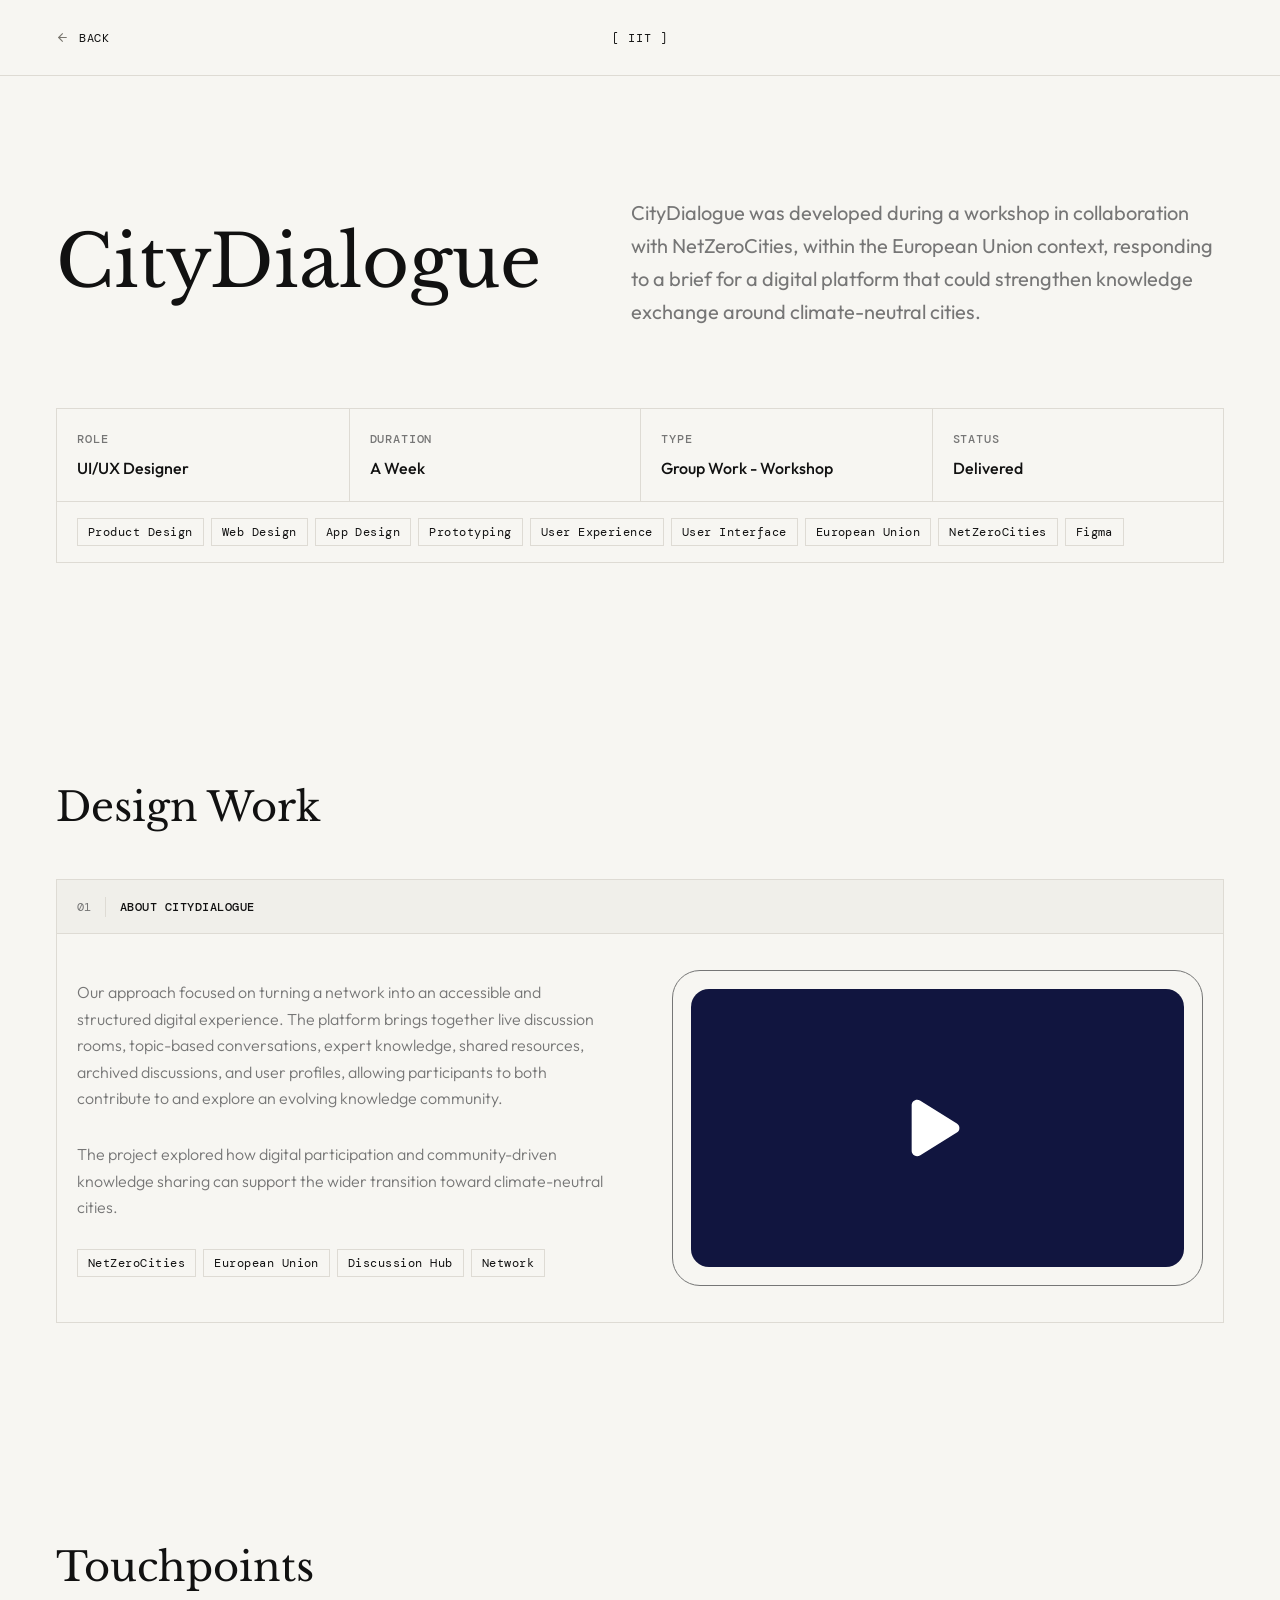
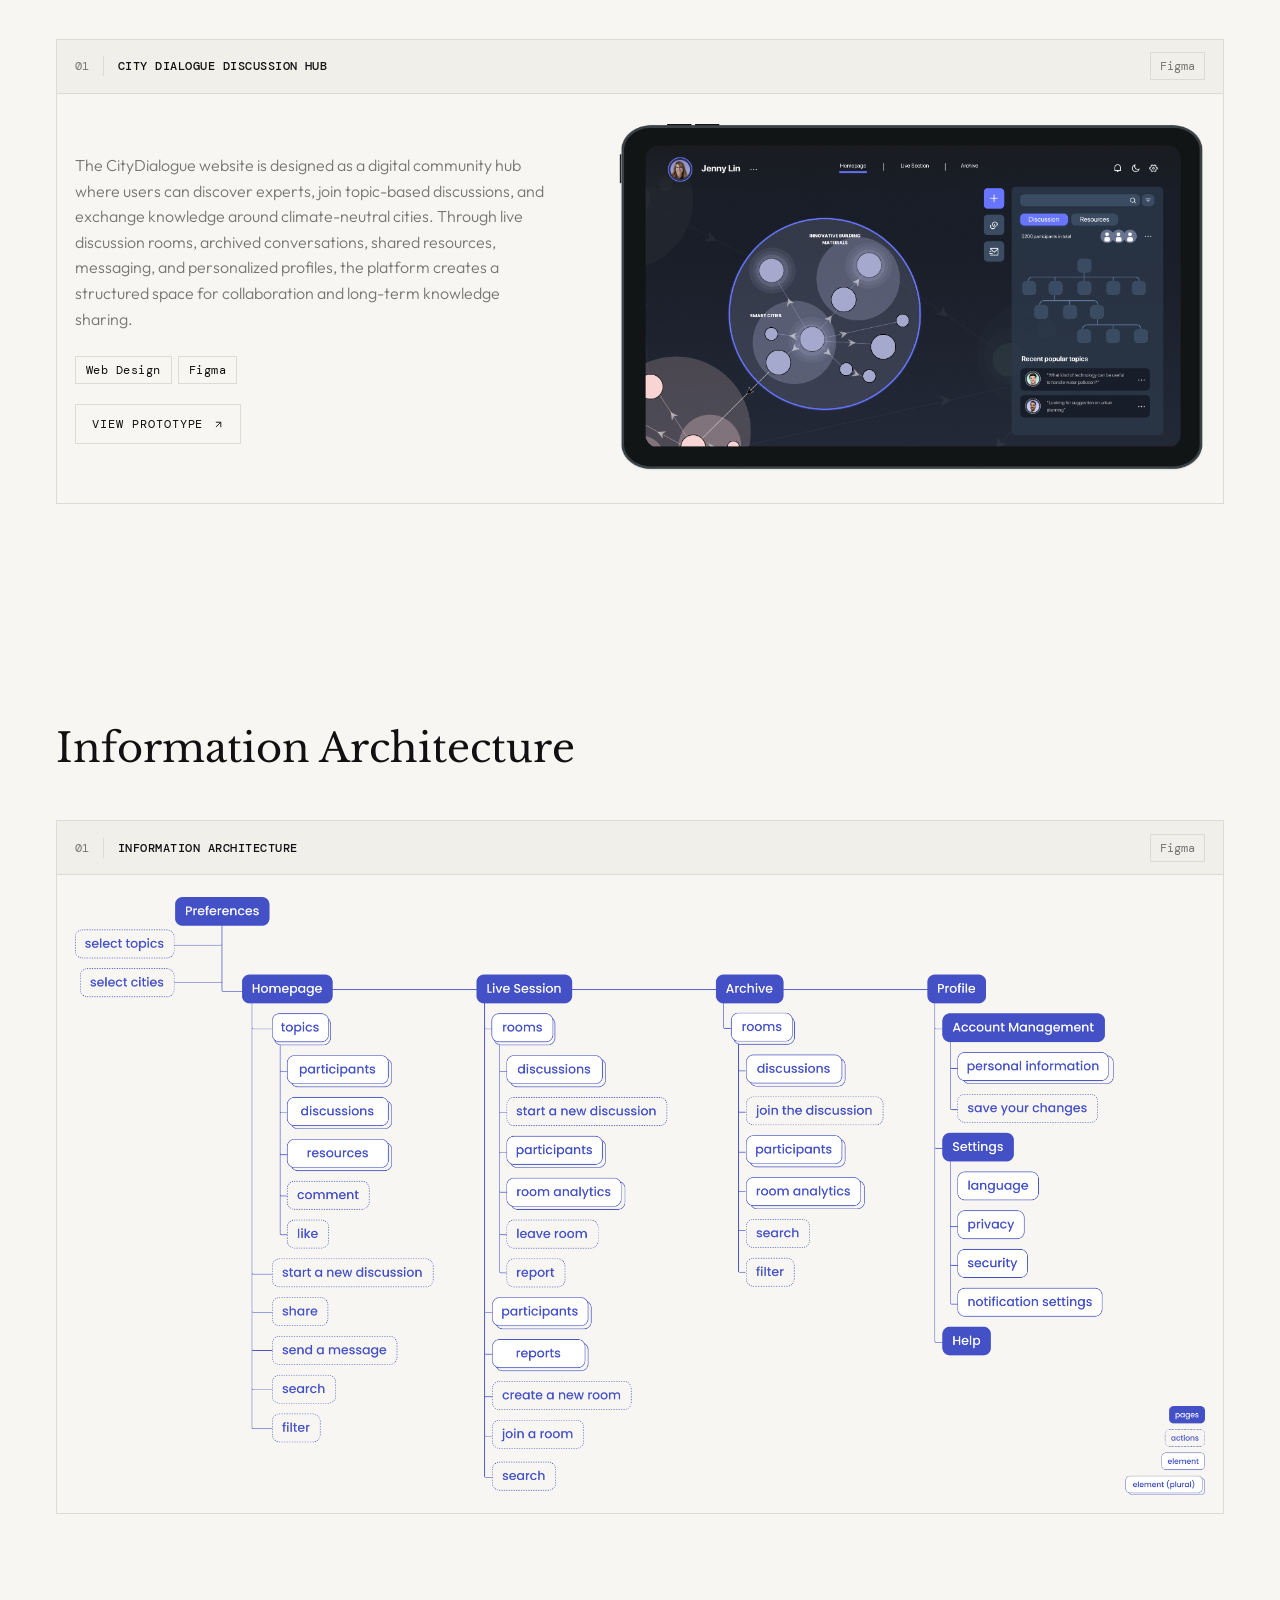
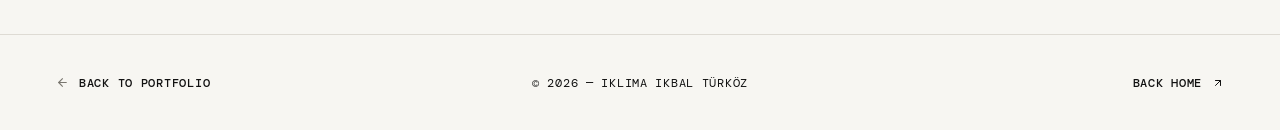
<file: city-dialogue.html>
<!DOCTYPE html>

<html lang="en">

<head>

  <meta charset="UTF-8">

  <meta
    name="viewport"
    content="width=device-width, initial-scale=1.0"
  >

  <title>City Dialogue — Iklima Ikbal Türköz</title>


  <link rel="preconnect" href="https://fonts.googleapis.com">

  <link
    rel="preconnect"
    href="https://fonts.gstatic.com"
    crossorigin
  >

  <link
    href="https://fonts.googleapis.com/css2?family=DM+Mono:wght@300;400;500&family=Libre+Baskerville:ital,wght@0,400;0,700;1,400&family=Outfit:wght@300;400;500;600&display=swap"
    rel="stylesheet"
  >


  <link rel="stylesheet" href="css/base.css">

  <link rel="stylesheet" href="css/components.css">

  <link rel="stylesheet" href="css/project-detail.css">

  <link rel="stylesheet" href="css/city-dialogue.css">

  <link rel="stylesheet" href="css/responsive.css">

</head>


<body class="project-page city-dialogue-page">


  <!-- Project Header -->

  <header class="project-header">

    <a
      href="index.html#projects"
      class="project-header-link project-back-link"
    >

      <img
        src="images/icons/arrow-back.svg"
        alt=""
        class="project-back-icon"
      >

      <span>
        Back
      </span>

    </a>


    <a
      href="index.html"
      class="project-header-logo"
    >
      [ IIT ]
    </a>


    <div class="project-header-spacer"></div>

  </header>



  <main>


    <!-- Project Overview -->

    <section class="project-overview city-dialogue-overview">

      <div class="project-detail-container">


        <!-- Intro -->

        <div class="project-intro">

          <h1 class="project-detail-title">
            CityDialogue
          </h1>


          <p class="project-detail-description">
            CityDialogue was developed during a workshop in collaboration
            with NetZeroCities, within the European Union context,
            responding to a brief for a digital platform that could
            strengthen knowledge exchange around climate-neutral cities.
          </p>

        </div>



        <!-- Project Information Card -->

        <div class="project-info-card">


          <div class="project-info-grid">


            <div class="project-info-item">

              <span class="project-info-label">
                Role
              </span>

              <span class="project-info-value">
                UI/UX Designer
              </span>

            </div>



            <div class="project-info-item">

              <span class="project-info-label">
                Duration
              </span>

              <span class="project-info-value">
                A Week
              </span>

            </div>



            <div class="project-info-item">

              <span class="project-info-label">
                Type
              </span>

              <span class="project-info-value">
                Group Work - Workshop
              </span>

            </div>



            <div class="project-info-item">

              <span class="project-info-label">
                Status
              </span>

              <span class="project-info-value">
                Delivered
              </span>

            </div>


          </div>



          <!-- Tags -->

          <div class="project-detail-tags">

            <span class="project-detail-tag">
              Product Design
            </span>

            <span class="project-detail-tag">
              Web Design
            </span>

            <span class="project-detail-tag">
              App Design
            </span>

            <span class="project-detail-tag">
              Prototyping
            </span>

            <span class="project-detail-tag">
              User Experience
            </span>

            <span class="project-detail-tag">
              User Interface
            </span>

            <span class="project-detail-tag">
              European Union
            </span>

            <span class="project-detail-tag">
              NetZeroCities
            </span>

            <span class="project-detail-tag">
              Figma
            </span>

          </div>


        </div>

      </div>

    </section>


<section class="city-dialogue-design-section">

  <div class="project-detail-container">

    <h2 class="city-dialogue-section-title">
      Design Work
    </h2>


    <article class="city-dialogue-work-card">


      <div class="city-dialogue-work-header">

        <span class="city-dialogue-work-number">
          01
        </span>

        <span class="city-dialogue-work-divider"></span>

        <span class="city-dialogue-work-name">
          About CityDialogue
        </span>

      </div>


      <div class="city-dialogue-work-content">


        <div class="city-dialogue-work-copy">

          <p>
            Our approach focused on turning a network into an accessible
            and structured digital experience. The platform brings together
            live discussion rooms, topic-based conversations, expert knowledge,
            shared resources, archived discussions, and user profiles,
            allowing participants to both contribute to and explore an
            evolving knowledge community.
          </p>

          <p>
            The project explored how digital participation and
            community-driven knowledge sharing can support the wider
            transition toward climate-neutral cities.
          </p>


          <div class="city-dialogue-work-tags">

            <span class="city-dialogue-work-tag">
              NetZeroCities
            </span>

            <span class="city-dialogue-work-tag">
              European Union
            </span>

            <span class="city-dialogue-work-tag">
              Discussion Hub
            </span>

            <span class="city-dialogue-work-tag">
              Network
            </span>

          </div>

        </div>



        <div class="city-dialogue-video-frame">

                <div
        class="city-dialogue-video-wrapper"
        data-video-player
        >

            <video
              class="city-dialogue-about-video"
              preload="auto"
              playsinline
            >

              <source
                src="images/city-dialogue/city-dialogue-about-video.mp4"
                type="video/mp4"
              >

              Your browser does not support the video element.

            </video>
            
            
            <button class="city-dialogue-video-toggle" type="button" aria-label="Play video" data-video-toggle>
            
                <img  src="images/city-dialogue/city-dialogue-play.svg"
                alt=""
                class="city-dialogue-video-play-icon"
              >

            </button>

          </div>

        </div>


      </div>


    </article>

  </div>

</section>


<section class="city-dialogue-touchpoints-section">

  <div class="project-detail-container">

    <h2 class="city-dialogue-section-title">
      Touchpoints
    </h2>


    <article class="city-dialogue-touchpoint-card">

      <div class="city-dialogue-touchpoint-header">

        <div class="city-dialogue-touchpoint-header-left">

          <span class="city-dialogue-touchpoint-number">
            01
          </span>

          <span class="city-dialogue-touchpoint-divider"></span>

          <span class="city-dialogue-touchpoint-name">
            City Dialogue Discussion Hub
          </span>

        </div>


        <span class="city-dialogue-touchpoint-tool">
          Figma
        </span>

      </div>


      <div class="city-dialogue-touchpoint-content">

        <div class="city-dialogue-touchpoint-copy">

          <p>
            The CityDialogue website is designed as a digital community
            hub where users can discover experts, join topic-based
            discussions, and exchange knowledge around climate-neutral
            cities. Through live discussion rooms, archived conversations,
            shared resources, messaging, and personalized profiles, the
            platform creates a structured space for collaboration and
            long-term knowledge sharing.
          </p>


          <div class="city-dialogue-touchpoint-tags">

            <span class="city-dialogue-touchpoint-tag">
              Web Design
            </span>

            <span class="city-dialogue-touchpoint-tag">
              Figma
            </span>

          </div>


          <a
            href="https://www.figma.com/proto/7TCbbzH8zfnjbeXvU3DHeM/Portfolio?node-id=102-38565&t=qqoqRJZFLmaJii9u-0&scaling=scale-down-width&content-scaling=fixed&page-id=72%3A27732&hide-ui=1"
            class="city-dialogue-touchpoint-link"
            target="_blank"
            rel="noopener noreferrer"
          >

            <span>
              View Prototype
            </span>

            <svg
              class="city-dialogue-touchpoint-link-icon"
              viewBox="0 0 13 13"
              aria-hidden="true"
            >
              <path d="M3.79163 3.79169H9.20829V9.20835" />
              <path d="M3.79163 9.20835L9.20829 3.79169" />
            </svg>

          </a>

        </div>


        <div class="city-dialogue-touchpoint-visual">

          <img
            src="images/city-dialogue/city-dialogue-discussion-hub-mockup.png"
            alt="CityDialogue discussion hub interface"
            class="city-dialogue-touchpoint-image"
          >

        </div>

      </div>

    </article>

  </div>

</section>


<section class="city-dialogue-ia-section">

  <div class="project-detail-container">

    <h2 class="city-dialogue-section-title">
      Information Architecture
    </h2>

    <article class="city-dialogue-ia-card">

      <div class="city-dialogue-ia-header">

        <div class="city-dialogue-ia-header-left">
          <span class="city-dialogue-ia-number">01</span>
          <span class="city-dialogue-ia-divider"></span>
          <span class="city-dialogue-ia-name">Information Architecture</span>
        </div>

        <span class="city-dialogue-ia-tool">Figma</span>

      </div>

      <div class="city-dialogue-ia-body">

        <img
          src="images/city-dialogue/city-dialogue-information-architecture-diagram.png"
          alt="CityDialogue information architecture diagram"
          class="city-dialogue-ia-image"
        >

      </div>

    </article>

  </div>

</section>


  </main>



  <!-- Project Footer -->

  <footer class="project-footer">


    <a
      href="index.html#projects"
      class="project-footer-link project-footer-back"
    >

      <img
        src="images/icons/arrow-back.svg"
        alt=""
        class="project-footer-back-icon"
      >

      <span>
        Back to Portfolio
      </span>

    </a>



    <p class="project-footer-copyright">
      © 2026 — Iklima Ikbal Türköz
    </p>



    <!-- City Dialogue son proje olduğu için Home'a döndürebiliriz -->

    <a
      href="index.html"
      class="project-footer-link project-footer-next"
    >

      <span>
        Back Home
      </span>

      <svg
        class="project-footer-next-icon"
        viewBox="0 0 13 13"
        aria-hidden="true"
      >
        <path d="M3.79163 3.79169H9.20829V9.20835" />
        <path d="M3.79163 9.20835L9.20829 3.79169" />
      </svg>

    </a>


  </footer>

<script src="js/video-player.js"></script>

</body>

</html>
</file>
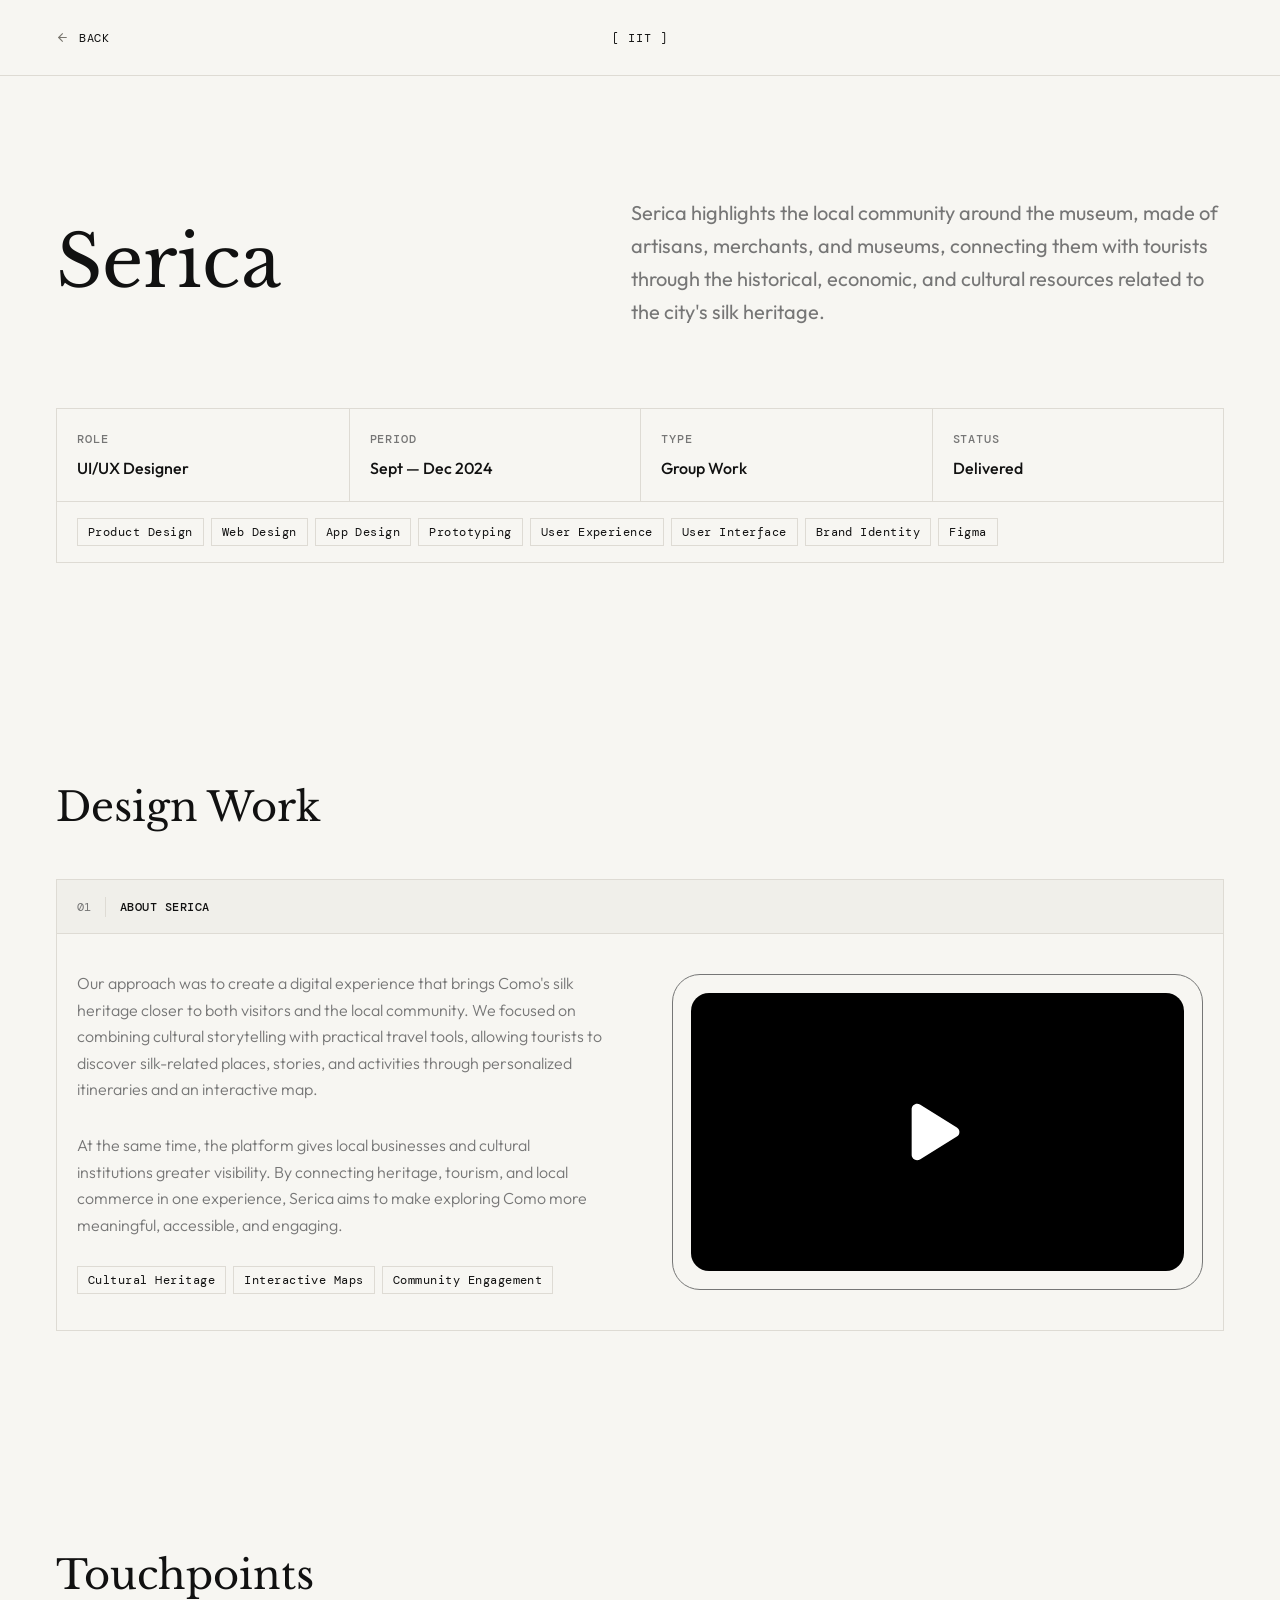
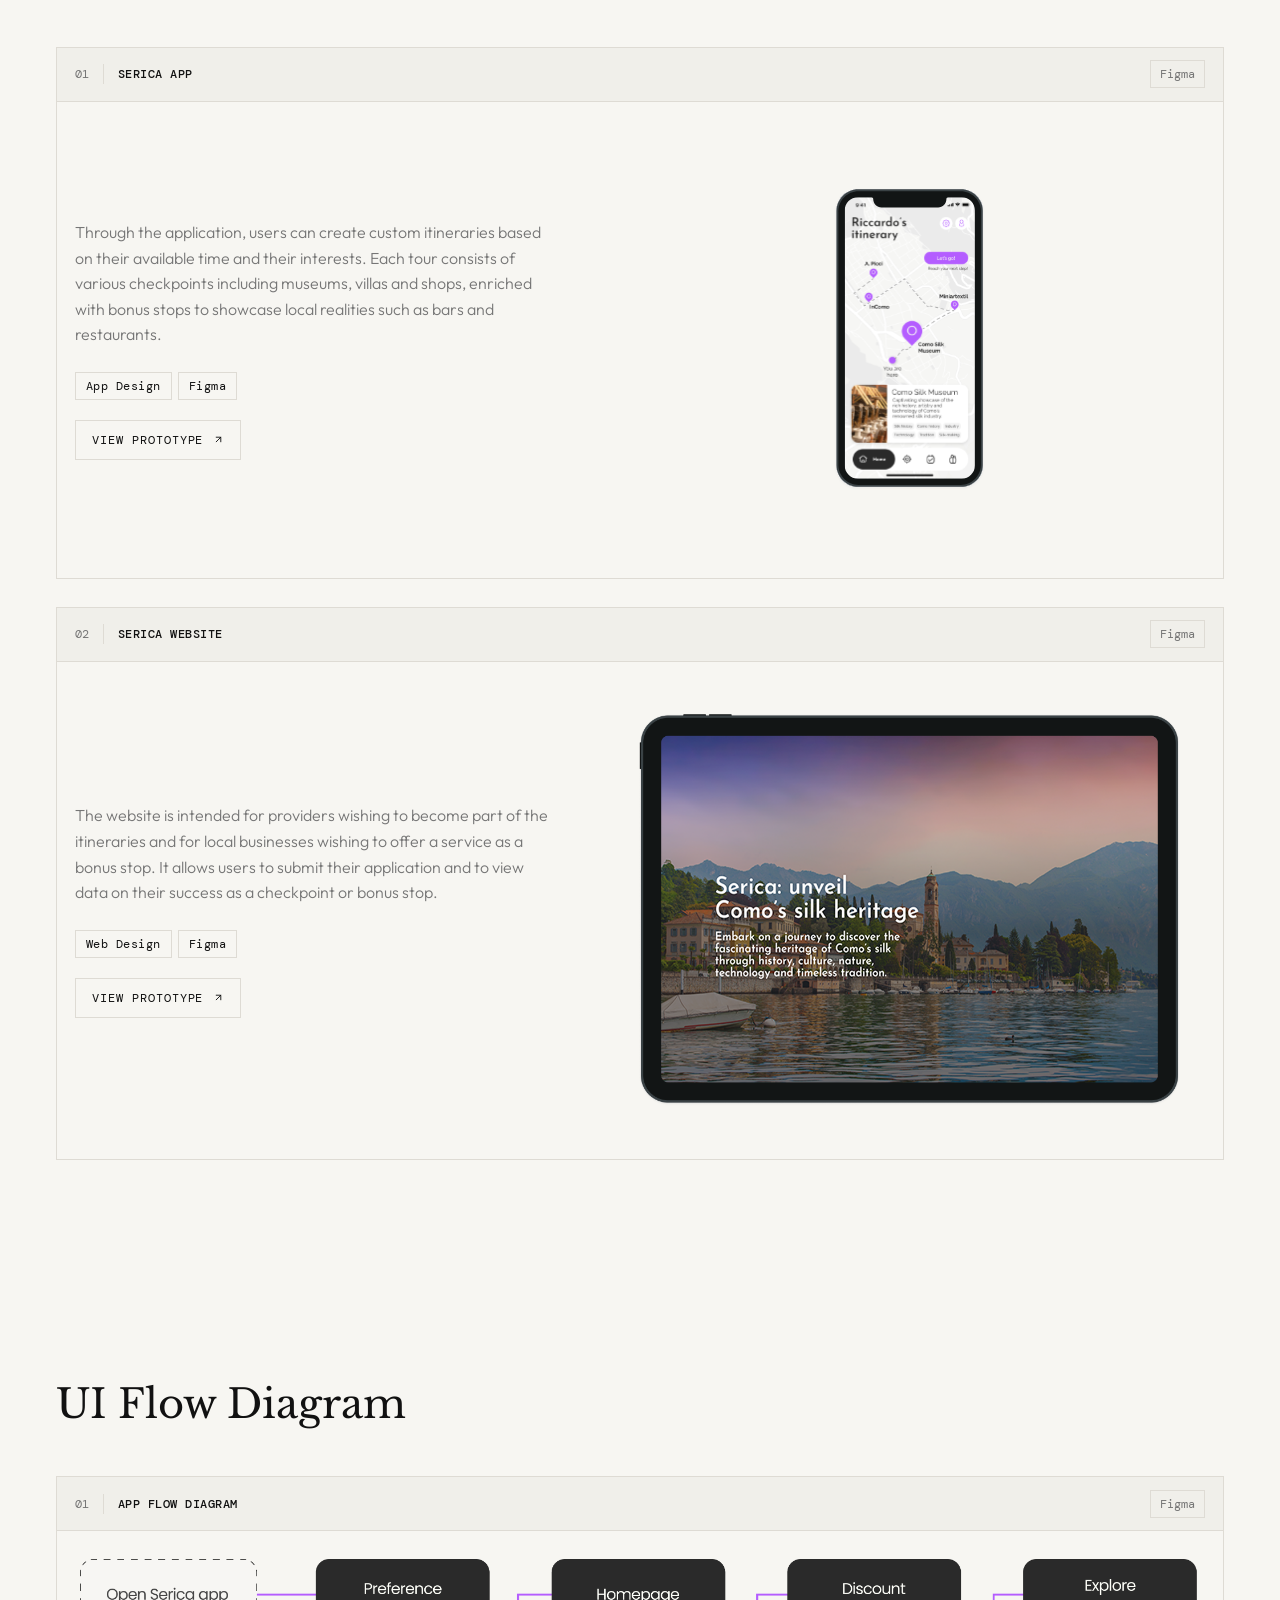
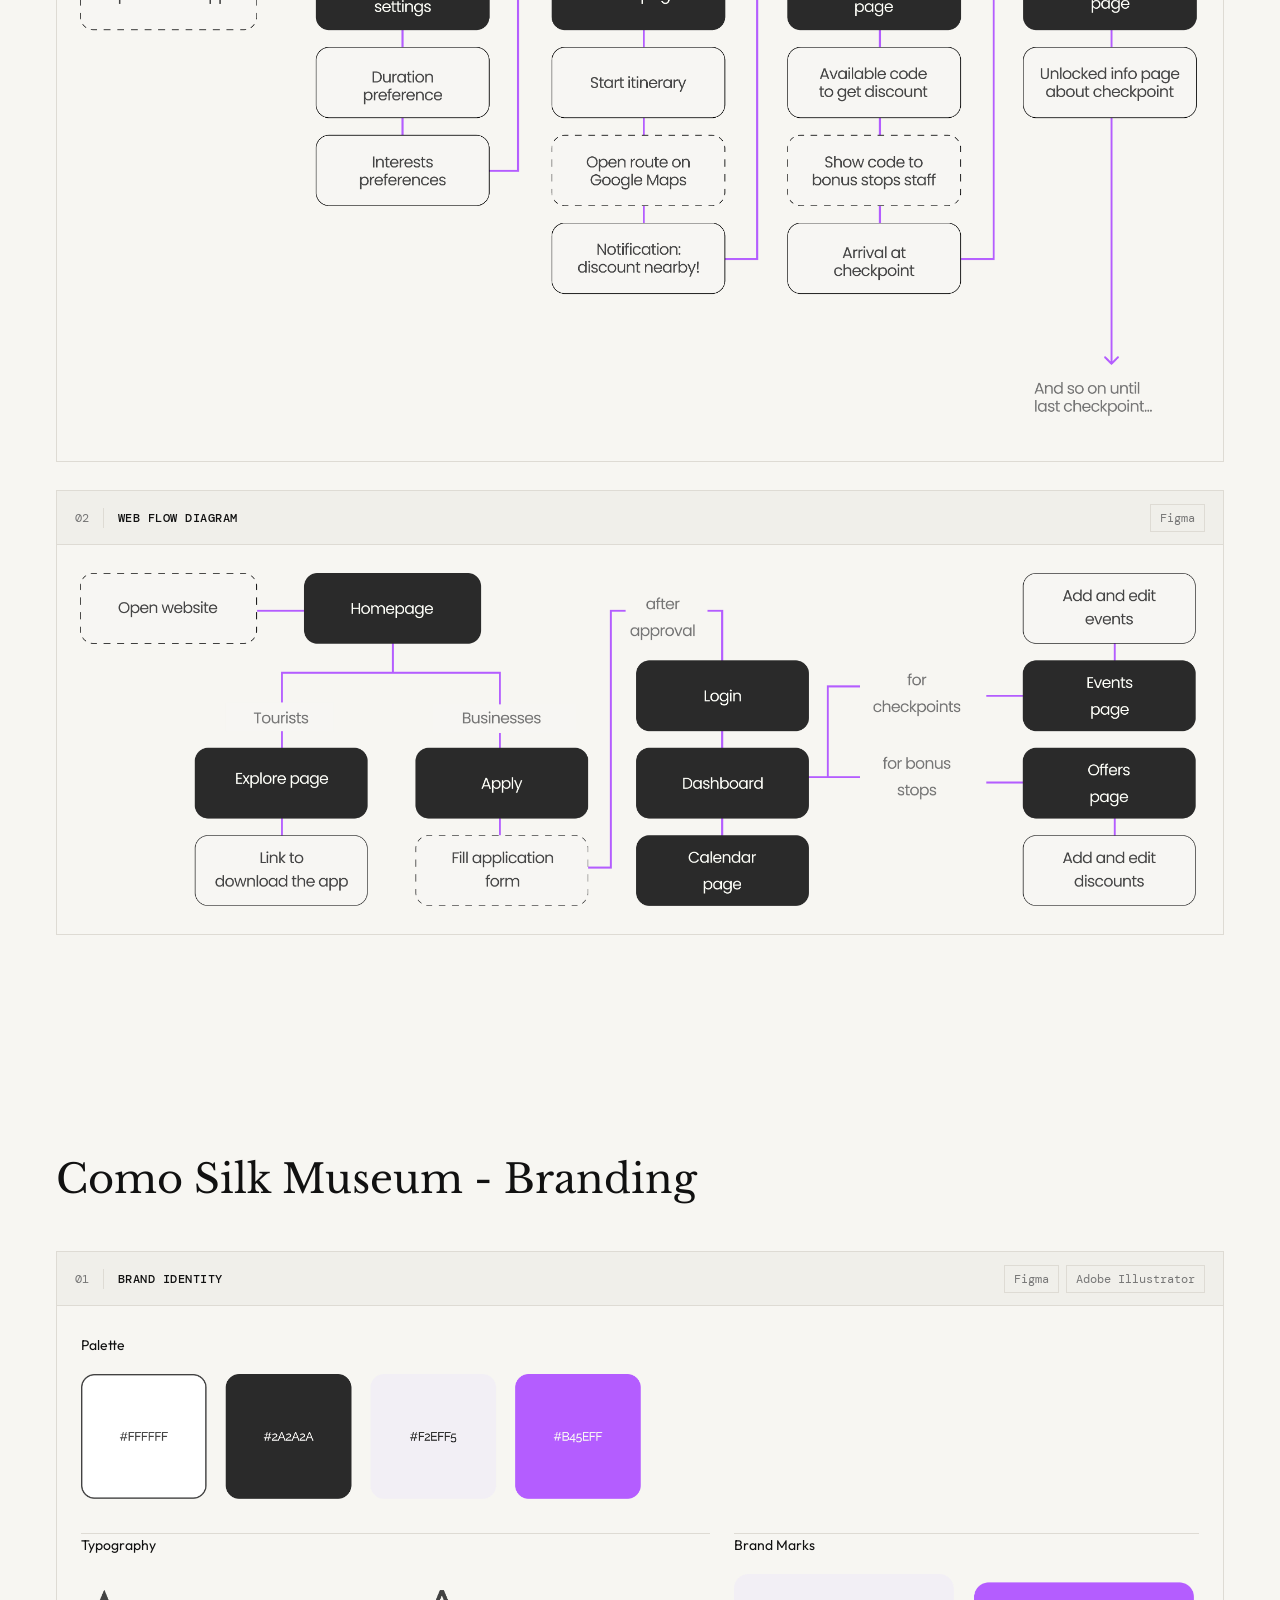
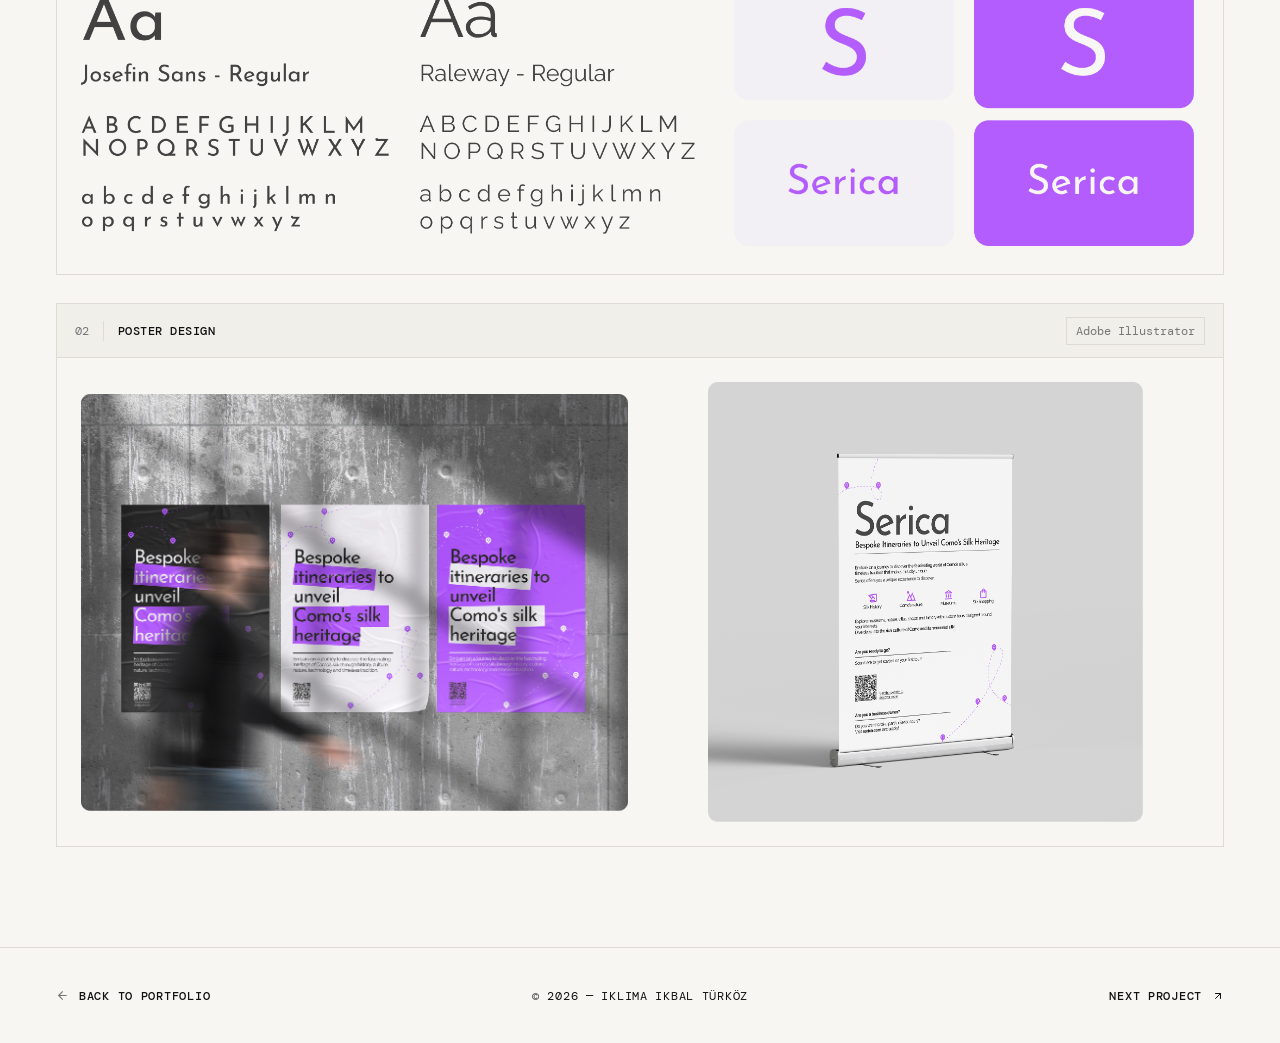
<file: serica.html>
<!DOCTYPE html>

<html lang="en">

<head>

  <meta charset="UTF-8">

  <meta
    name="viewport"
    content="width=device-width, initial-scale=1.0"
  >

  <title>Serica — Iklima Ikbal Türköz</title>


  <link rel="preconnect" href="https://fonts.googleapis.com">

  <link
    rel="preconnect"
    href="https://fonts.gstatic.com"
    crossorigin
  >

  <link
    href="https://fonts.googleapis.com/css2?family=DM+Mono:wght@300;400;500&family=Libre+Baskerville:ital,wght@0,400;0,700;1,400&family=Outfit:wght@300;400;500;600&display=swap"
    rel="stylesheet"
  >


  <link rel="stylesheet" href="css/base.css">

  <link rel="stylesheet" href="css/components.css">

  <link rel="stylesheet" href="css/project-detail.css">

  <link rel="stylesheet" href="css/serica.css">

  <link rel="stylesheet" href="css/responsive.css">

</head>


<body class="project-page serica-page">


  <header class="project-header">

    <a
      href="index.html#projects"
      class="project-header-link project-back-link"
    >

      <img
        src="images/icons/arrow-back.svg"
        alt=""
        class="project-back-icon"
      >

      <span>
        Back
      </span>

    </a>


    <a
      href="index.html"
      class="project-header-logo"
    >
      [ IIT ]
    </a>


    <div class="project-header-spacer"></div>

  </header>



  <main>


    <!-- Project Overview: Serica projesinin temel bilgileri -->

    <section class="project-overview serica-overview">

      <div class="project-detail-container">


        <div class="project-intro">

          <h1 class="project-detail-title">
            Serica
          </h1>


          <p class="project-detail-description">
            Serica highlights the local community around the museum,
            made of artisans, merchants, and museums, connecting them
            with tourists through the historical, economic, and cultural
            resources related to the city's silk heritage.
          </p>

        </div>



        <div class="project-info-card">


          <div class="project-info-grid">


            <div class="project-info-item">

              <span class="project-info-label">
                Role
              </span>

              <span class="project-info-value">
                UI/UX Designer
              </span>

            </div>


            <div class="project-info-item">

              <span class="project-info-label">
                Period
              </span>

              <span class="project-info-value">
                Sept — Dec 2024
              </span>

            </div>


            <div class="project-info-item">

              <span class="project-info-label">
                Type
              </span>

              <span class="project-info-value">
                Group Work
              </span>

            </div>


            <div class="project-info-item">

              <span class="project-info-label">
                Status
              </span>

              <span class="project-info-value">
                Delivered
              </span>

            </div>


          </div>



          <div class="project-detail-tags">

            <span class="project-detail-tag">
              Product Design
            </span>

            <span class="project-detail-tag">
              Web Design
            </span>

            <span class="project-detail-tag">
              App Design
            </span>

            <span class="project-detail-tag">
              Prototyping
            </span>

            <span class="project-detail-tag">
              User Experience
            </span>

            <span class="project-detail-tag">
              User Interface
            </span>

            <span class="project-detail-tag">
              Brand Identity
            </span>

            <span class="project-detail-tag">
              Figma
            </span>

          </div>


        </div>

      </div>

    </section>



    <!-- Design Work: About Serica + interactive video -->

    <section class="serica-design-section">

      <div class="project-detail-container">


        <h2 class="serica-section-title">
          Design Work
        </h2>



        <article class="serica-work-card">


          <div class="serica-work-header">

            <span class="serica-work-number">
              01
            </span>

            <span class="serica-work-divider"></span>

            <span class="serica-work-name">
              About Serica
            </span>

          </div>



          <div class="serica-work-content">


            <!-- Content: proje yaklaşımı ve etiketler -->

            <div class="serica-work-copy">

              <p>
                Our approach was to create a digital experience that brings
                Como's silk heritage closer to both visitors and the local
                community. We focused on combining cultural storytelling with
                practical travel tools, allowing tourists to discover
                silk-related places, stories, and activities through
                personalized itineraries and an interactive map.
              </p>


              <p>
                At the same time, the platform gives local businesses and
                cultural institutions greater visibility. By connecting
                heritage, tourism, and local commerce in one experience,
                Serica aims to make exploring Como more meaningful,
                accessible, and engaging.
              </p>


              <div class="serica-work-tags">

                <span class="serica-work-tag">
                  Cultural Heritage
                </span>

                <span class="serica-work-tag">
                  Interactive Maps
                </span>

                <span class="serica-work-tag">
                  Community Engagement
                </span>

              </div>

            </div>



            <!-- Video: custom play / pause interaction -->

            <div class="serica-video-frame">

              <div
              class="serica-video-wrapper"
              data-video-player
              >

                <video
                  class="serica-about-video"
                  preload="auto"
                  playsinline
                >

                  <source
                    src="images/serica/serica-about-video.mp4"
                    type="video/mp4"
                  >

                  Your browser does not support the video element.

                </video>


                <button
                  class="serica-video-toggle"
                  type="button"
                  aria-label="Play video"
                  data-video-toggle
                >

                  <img
                    src="images/serica/serica-play.svg"
                    alt=""
                    class="serica-video-play-icon"
                  >

                </button>

              </div>

            </div>


          </div>


        </article>

      </div>

    </section>

    <section class="serica-touchpoints-section">

  <div class="project-detail-container">

    <h2 class="serica-section-title">
      Touchpoints
    </h2>


    <!-- Touchpoint Card 01: Serica App -->

    <article class="serica-touchpoint-card">

      <div class="serica-touchpoint-header">

        <div class="serica-touchpoint-header-left">

          <span class="serica-touchpoint-number">
            01
          </span>

          <span class="serica-touchpoint-divider"></span>

          <span class="serica-touchpoint-name">
            Serica App
          </span>

        </div>

        <span class="serica-touchpoint-tool">
          Figma
        </span>

      </div>


      <div class="serica-touchpoint-content">

        <div class="serica-touchpoint-copy">

          <p>
            Through the application, users can create custom itineraries
            based on their available time and their interests. Each tour
            consists of various checkpoints including museums, villas and
            shops, enriched with bonus stops to showcase local realities
            such as bars and restaurants.
          </p>


          <div class="serica-touchpoint-tags">

            <span class="serica-touchpoint-tag">
              App Design
            </span>

            <span class="serica-touchpoint-tag">
              Figma
            </span>

          </div>


          <a
            href="https://www.figma.com/proto/7TCbbzH8zfnjbeXvU3DHeM/Portfolio?node-id=72-34557&t=qqoqRJZFLmaJii9u-0&scaling=min-zoom&content-scaling=fixed&starting-point-node-id=72%3A34781&page-id=72%3A27730&hide-ui=1"
            class="serica-touchpoint-link"
            target="_blank"
            rel="noopener noreferrer"
          >

            <span>
              View Prototype
            </span>

            <svg
              class="serica-touchpoint-link-icon"
              viewBox="0 0 13 13"
              aria-hidden="true"
            >
              <path d="M3.79163 3.79169H9.20829V9.20835" />
              <path d="M3.79163 9.20835L9.20829 3.79169" />
            </svg>

          </a>

        </div>
        
        
        <div class="serica-touchpoint-visual">
        
            <img src="images/serica/serica-app-mockup.svg" alt="Serica mobile application interface"
                class="serica-touchpoint-image serica-touchpoint-image--app">
        
        </div>
        
        </div>
        
        </article>



    <!-- Touchpoint Card 02: Serica Website -->

    <article class="serica-touchpoint-card">

      <div class="serica-touchpoint-header">

        <div class="serica-touchpoint-header-left">

          <span class="serica-touchpoint-number">
            02
          </span>

          <span class="serica-touchpoint-divider"></span>

          <span class="serica-touchpoint-name">
            Serica Website
          </span>

        </div>

        <span class="serica-touchpoint-tool">
          Figma
        </span>

      </div>


      <div class="serica-touchpoint-content">

        <div class="serica-touchpoint-copy">

          <p>
            The website is intended for providers wishing to become part
            of the itineraries and for local businesses wishing to offer
            a service as a bonus stop. It allows users to submit their
            application and to view data on their success as a checkpoint
            or bonus stop.
          </p>


          <div class="serica-touchpoint-tags">

            <span class="serica-touchpoint-tag">
              Web Design
            </span>

            <span class="serica-touchpoint-tag">
              Figma
            </span>

          </div>


          <a
            href="https://www.figma.com/proto/7TCbbzH8zfnjbeXvU3DHeM/Portfolio?node-id=72-28474&t=qqoqRJZFLmaJii9u-0&scaling=min-zoom&content-scaling=fixed&page-id=72%3A27731&hide-ui=1"
            class="serica-touchpoint-link"
            target="_blank"
            rel="noopener noreferrer"
          >

            <span>
              View Prototype
            </span>

            <svg
              class="serica-touchpoint-link-icon"
              viewBox="0 0 13 13"
              aria-hidden="true"
            >
              <path d="M3.79163 3.79169H9.20829V9.20835" />
              <path d="M3.79163 9.20835L9.20829 3.79169" />
            </svg>

          </a>

            </div>

            <div class="serica-touchpoint-visual">

                <img src="images/serica/serica-website-mockup.png" alt="Serica website interface"
                    class="serica-touchpoint-image serica-touchpoint-image--website"
                >

            </div>

            </div>

            </article>

  </div>

</section>

<section class="serica-flow-section">

  <div class="project-detail-container">

    <h2 class="serica-section-title">
      UI Flow Diagram
    </h2>


    <!-- Flow Card 01: App Flow Diagram -->

    <article class="serica-flow-card">

      <div class="serica-flow-header">

        <div class="serica-flow-header-left">

          <span class="serica-flow-number">
            01
          </span>

          <span class="serica-flow-divider"></span>

          <span class="serica-flow-name">
            App Flow Diagram
          </span>

        </div>


        <span class="serica-flow-tool">
          Figma
        </span>

      </div>


      <div class="serica-flow-visual">

        <img
          src="images/serica/serica-app-flow-diagram.png"
          alt="Serica app user flow diagram"
          class="serica-flow-image"
        >

      </div>

    </article>



    <!-- Flow Card 02: Web Flow Diagram -->

    <article class="serica-flow-card">

      <div class="serica-flow-header">

        <div class="serica-flow-header-left">

          <span class="serica-flow-number">
            02
          </span>

          <span class="serica-flow-divider"></span>

          <span class="serica-flow-name">
            Web Flow Diagram
          </span>

        </div>


        <span class="serica-flow-tool">
          Figma
        </span>

      </div>


      <div class="serica-flow-visual">

        <img
          src="images/serica/serica-web-flow-diagram.png"
          alt="Serica website user flow diagram"
          class="serica-flow-image"
        >

      </div>

    </article>

  </div>

</section>

<section class="serica-branding-section">

  <div class="project-detail-container">

    <h2 class="serica-section-title">
      Como Silk Museum - Branding
    </h2>


    <!-- Brand Card 01: Brand Identity -->

    <article class="serica-brand-card">

      <div class="serica-brand-header">

        <div class="serica-brand-header-left">

          <span class="serica-brand-number">
            01
          </span>

          <span class="serica-brand-divider"></span>

          <span class="serica-brand-name">
            Brand Identity
          </span>

        </div>


        <div class="serica-brand-tools">

          <span class="serica-brand-tool">
            Figma
          </span>

          <span class="serica-brand-tool">
            Adobe Illustrator
          </span>

        </div>

      </div>


      <div class="serica-brand-content">


        <!-- Palette -->

        <div class="serica-brand-block serica-brand-palette-block">

          <h3 class="serica-brand-subtitle">
            Palette
          </h3>

          <img
            src="images/serica/serica-brand-palette.png"
            alt="Serica brand color palette"
            class="serica-brand-image serica-brand-palette-image"
          >

        </div>



        <!-- Typography + Brand Marks -->

        <div class="serica-brand-middle">

          <div class="serica-brand-block">

            <h3 class="serica-brand-subtitle">
              Typography
            </h3>

            <img
              src="images/serica/serica-brand-typography.png"
              alt="Serica brand typography"
              class="serica-brand-image serica-brand-typography-image"
            >

          </div>


          <div class="serica-brand-block">

            <h3 class="serica-brand-subtitle">
              Brand Marks
            </h3>

            <img
              src="images/serica/serica-brand-marks.png"
              alt="Serica brand mark applications"
              class="serica-brand-image serica-brand-marks-image"
            >

          </div>

        </div>

      </div>

    </article>



    <!-- Brand Card 02: Poster Design -->

    <article class="serica-brand-card">

      <div class="serica-brand-header">

        <div class="serica-brand-header-left">

          <span class="serica-brand-number">
            02
          </span>

          <span class="serica-brand-divider"></span>

          <span class="serica-brand-name">
            Poster Design
          </span>

        </div>


        <div class="serica-brand-tools">

          <span class="serica-brand-tool">
            Adobe Illustrator
          </span>

        </div>

      </div>


      <div class="serica-poster-grid">

        <div class="serica-poster-visual">

          <img
            src="images/serica/serica-poster-wall.png"
            alt="Serica poster campaign displayed on wall"
            class="serica-poster-image"
          >

        </div>


        <div class="serica-poster-visual">

          <img
            src="images/serica/serica-poster-rollup.png"
            alt="Serica roll-up poster design"
            class="serica-poster-image"
          >

        </div>

      </div>

    </article>

  </div>

</section>

  </main>



  <footer class="project-footer">


    <a
      href="index.html#projects"
      class="project-footer-link project-footer-back"
    >

      <img
        src="images/icons/arrow-back.svg"
        alt=""
        class="project-footer-back-icon"
      >

      <span>
        Back to Portfolio
      </span>

    </a>



    <p class="project-footer-copyright">
      © 2026 — Iklima Ikbal Türköz
    </p>



    <a
      href="city-dialogue.html"
      class="project-footer-link project-footer-next"
    >

      <span>
        Next Project
      </span>

      <svg
        class="project-footer-next-icon"
        viewBox="0 0 13 13"
        aria-hidden="true"
      >
        <path d="M3.79163 3.79169H9.20829V9.20835" />
        <path d="M3.79163 9.20835L9.20829 3.79169" />
      </svg>

    </a>


  </footer>



  <script src="js/video-player.js"></script>


</body>

</html>
</file>
<file: css/base.css>
/* 
   01 — DESIGN VARIABLES

    Proje değerleri burada.
    Yazı tipleri, renkler, maksimum genişlikler vb.
   Buradaki bir değeri değiştirmek tüm web sitesini etkileyebilir.
 */

:root {

    /* ---------- FONT FAMILIES ---------- */

    --font-serif: "Libre Baskerville", serif;
    --font-sans: "Outfit", sans-serif;
    --font-mono: "DM Mono", monospace;


    /* ---------- COLORS ---------- */

    --color-background: #f7f6f2;
    --color-text: #111111;
    --color-muted: #111111;
    --color-border: #dedbd4;
    --color-white: #ffffff;
    --color-card-header: #F0EFEA;
    --color-text-gray: #767676;


    /* ---------- LAYOUT ---------- */

    --page-padding: 56px;
    --content-width: 1180px;

}



/*    02 — BASIC RESET
    Beklenmedik boşluklara yol açabilen tarayıcı varsayılan stillerini kaldırır. 
    Intten bak.   
 */

* {
    box-sizing: border-box;
}


html {
    scroll-behavior: smooth;
}


body {

    margin: 0;

    background-color: var(--color-background);

    color: var(--color-text);

    font-family: var(--font-sans);

}


a {

    color: inherit;

    text-decoration: none;

}


img {

    display: block;

}



/*
   TYPOGRAPHY SYSTEM

    Bunlar, yeniden kullanılabilir tipografi sınıflarıdır.
   Tek bir yazı tipi boyutunu doğrudan belirli bir öğeye
   bağlamak yerine, yeniden kullanılabilir metin stilleri oluşturuyoruz.
   
 */


/* Small DM Mono
   kullanılan yer logo / initials */

.text-mono-small {

    font-family: var(--font-mono);

    font-size: 12px;

    font-weight: 400;

    letter-spacing: 0.08em;

    text-transform: uppercase;

}


/* Very small DM Mono
   kullan status information ve scroll */

.text-mono-meta {

    font-family: var(--font-mono);

    font-size: 12px;

    font-weight: 400;

    letter-spacing: 0.08em;

    text-transform: uppercase;

}


/* Standard body copy
   kullanılan Outfit */

.body-text {

    margin: 0;

    font-family: var(--font-sans);

    font-size: 16px;

    font-weight: 300;

    line-height: 1.55;

}


.body-text strong {

    font-weight: 600;

}
</file>
<file: css/components.css>
/* Shared interactive elements */

.button {
  min-height: 42px;
  padding: 0 22px;
  display: inline-flex;
  align-items: center;
  justify-content: center;
  gap: 12px;
  font-family: var(--font-mono);
  font-size: 12px;
  font-weight: 400;
  letter-spacing: 0.08em;
  text-transform: uppercase;
  transition: opacity 0.2s ease, background-color 0.2s ease;
}

.button-primary {
  background-color: var(--color-text);
  color: var(--color-white);
}

.button-secondary {
  border: 1px solid var(--color-border);
}

.button-icon {
  width: 12px;
  height: 12px;
}

.button:hover {
  opacity: 0.65;
}

.filter-button {
  min-height: 30px;
  padding: 0 16px;
  border: 1px solid var(--color-border);
  background-color: transparent;
  color: var(--color-text);
  font-family: var(--font-mono);
  font-size: 12px;
  letter-spacing: 0.06em;
  text-transform: uppercase;
  cursor: pointer;
}

.filter-button.active {
  background-color: var(--color-text);
  color: var(--color-white);
  border-color: var(--color-text);
}

/* Shared section title typography */

.section-title,
.design-work-title,
.visual-work-title,
.character-animation-title {
  margin: 0;
  font-family: var(--font-serif);
  font-weight: 400;
  line-height: 1.2;
}

.section-title {
  font-size: 36px;
}

.design-work-title,
.visual-work-title,
.character-animation-title {
  margin-bottom: 48px;
  font-size: 40px;
}

/* Shared outlined tag typography */

.project-tag,
.info-tag,
.project-detail-tag,
.design-work-tag,
.visual-work-tag,
.character-animation-tag {
  display: inline-flex;
  align-items: center;
  border: 1px solid var(--color-border);
  font-family: var(--font-mono);
  font-size: 12px;
  letter-spacing: 0.04em;
}

.project-tag {
  min-height: 27px;
  padding: 0 10px;
  letter-spacing: 0.05em;
}

.info-tag {
  min-height: 26px;
  padding: 0 9px;
}

.project-detail-tag,
.design-work-tag {
  min-height: 28px;
  padding: 0 10px;
}

.visual-work-tag,
.character-animation-tag {
  min-height: 27px;
  padding: 0 9px;
}
</file>
<file: css/home.css>
.site-header {
    width: 100%;
    height: 72px;

    padding-left: var(--page-padding);
    padding-right: var(--page-padding);

    display: flex;
    align-items: center;
    justify-content: space-between;

    /* Keep the navigation visible while scrolling */
    position: sticky;
    top: 0;

    /* Make sure it stays above the page content */
    z-index: 1000;

    /* Prevent content from being visible behind the navbar */
    background-color: var(--color-background);

    /* Very subtle line from the Figma design */
    border-bottom: 1px solid var(--color-border);
}


/* Logo / initials solda */

.site-logo {

    white-space: nowrap;

}


/* Navigation container */

.main-nav {

    display: flex;

    align-items: center;

    gap: 36px;

}


/* Individual navigation items */

.nav-link {

    font-family: var(--font-mono);

    font-size: 12px;

    font-weight: 400;

    letter-spacing: 0.08em;

    text-transform: uppercase;

    transition: opacity 0.2s ease;

}


.nav-link:hover {

    opacity: 0.5;

}



/* 
  HERO SECTION

   İlk section bütün
 */

.hero {

    width: 100%;

    min-height: calc(100vh - 72px);

    padding:

        70px var(--page-padding) 28px;

    display: flex;

    flex-direction: column;

    align-items: center;

}



/* 
   PROFILE + AVAILABILITY
 */

.hero-profile {

    display: flex;

    flex-direction: column;

    align-items: center;

}



/* Daire profile resmi */

.profile-image {

    width: 100px;

    height: 100px;

    border-radius: 50%;

    object-fit: cover;

}



/* 
   AVAILABILITY BOX

   3 değer tek kutuda simgeyle ayır:
   AVAILABLE | OPEN TO WORK | MILAN, ITALY
 */



.availability-box {

    margin-top: 20px;

    display: flex;

    align-items: stretch;

    border: 1px solid var(--color-border);

}


/* her değer özelde */

.availability-item {

    min-height: 28px;

    padding: 0 14px;

    display: flex;

    align-items: center;

    justify-content: center;

    gap: 7px;

    white-space: nowrap;

}


/* Orta bölücü */

.availability-item+.availability-item {

    border-left: 1px solid var(--color-border);

}


/* küçük nokta */

.status-dot {

    width: 6px;

    height: 6px;

    background-color: var(--color-text);

    border-radius: 50%;

    flex-shrink: 0;

}



/* 
   HERO MAIN CONTENT

   Layout:

   NAME        |      DESCRIPTION

bu grid sistemi isim ve secriptionı ayırıyo

   */

.hero-main {
    width: 100%;
    max-width: var(--content-width);

    margin-top: 70px;

    display: grid;

    /*
    Sol sütun, ihtiyaç duyduğu alanı kaplar.
    Orta sütun ayırıcıdır.
    Sağ sütun açıklamayı içerir.
  */

    grid-template-columns:
        minmax(0, 1fr) 1px minmax(360px, 0.8fr);

    column-gap: 32px;

    align-items: center;
}

/* 
   HERO NAME
 */

.hero-name {
    width: fit-content;

    justify-self: end;
}



/* Main H1 */

.hero-title {

    margin: 0;

    font-family: var(--font-serif);

    font-weight: 400;

    line-height: 0.98;

}



/* "Iklima Ikbal"

   Kept on one line on desktop.
*/

.first-name {

    display: block;

    white-space: nowrap;

    font-size: clamp(52px, 5vw, 78px);

}



/* "Türköz"

 Aynı containerda sağa dayalı o yüzden ayrı bir item gibi
*/

.last-name {

    display: block;

    margin-top: 12px;

    text-align: right;

    font-size: clamp(48px, 4.6vw, 72px);

    font-style: italic;

    color: var(--color-text-gray);

}



/* 
    VERTICAL DIVIDER ortadaki çizgi
 */

.hero-divider {

    width: 1px;

    height: 134px;

    background-color: var(--color-border);

}



/* 
 HERO DESCRIPTION
 */

.hero-description {

    max-width: 410px;

}



/* 
   HERO ACTION BUTTONS
 */

.hero-actions {

    margin-top: 52px;

    display: flex;

    align-items: center;

    gap: 10px;

}



/* Shared button properties */





/* Black button hoverda dönüşen */





/* White / outlined button hoevrdaki normal*/





/* SVG icon buton içi */





/* Button hover */





/* 
    SCROLL INDICATOR
 */

.scroll-indicator {

    margin-top: auto;

    padding-top: 50px;

    display: flex;

    align-items: center;

    gap: 9px;

    transition: opacity 0.2s ease;

}


.scroll-indicator:hover {

    opacity: 0.5;

}


/* Down arrow SVG */

.scroll-icon {

    width: 13px;

    height: 13px;

}



/* 

   15 — SELECTED PROJECTS SECTION
 */

.projects-section {

    width: 100%;

    padding:
        120px var(--page-padding);

}



/* Main content width

  hero genişliği ile aynı mantığı kullanıyoruz
*/

.section-container {

    width: 100%;

    max-width: var(--content-width);

    margin: 0 auto;

}



/* 
   PROJECTS HEADER

   Sol:
   [02] WORK
   Selected Projects

   Sağ:
   Filter buttons
 */

.projects-header {

    display: flex;

    align-items: flex-end;

    justify-content: space-between;

    margin-bottom: 48px;

}






/* Main section title */





/* 
   17 — FILTER BUTTONS
 */

.project-filters {

    display: flex;

    align-items: center;

    gap: 8px;

}



/* Shared filter button */





/* Active filter */





/* 
   18 — PROJECT LIST
 */

.project-list {

    width: 100%;

    border-top: 1px solid var(--color-border);

    border-left: 1px solid var(--color-border);

    border-right: 1px solid var(--color-border);

}



/* 
  PROJECT CARD

   Her proje AYNI HTML yapısını kullan
   Bu, bu bölümdeki en önemli yeniden kullanılabilir
   kalıplardan biridir.
 */

.project-card {

    width: 100%;

    border-bottom: 1px solid var(--color-border);

}



/* 
   PROJECT META ROW

   Örnek:
   01 | UI/UX DESIGN                ● DELIVERED 2025

 */

.project-meta {

    min-height: 46px;

    padding:
        0 20px;

    display: flex;

    align-items: center;

    justify-content: space-between;

    border-bottom: 1px solid var(--color-border);



}



/* Sol metadata */

.project-category {

    display: flex;

    align-items: center;

    gap: 12px;

}



/* Small vertical line */

.meta-divider {

    width: 1px;

    height: 15px;

    background-color: var(--color-border);

}



/* Sağ metadata */

.project-status {

    display: flex;

    align-items: center;

    gap: 10px;

}



/* 
   PROJECT TITLE
 */

.project-title-row {

    padding:
        22px 20px;

    border-bottom: 1px solid var(--color-border);

}



/* Project title uses Libre Baskerville font */

.project-title {

    margin: 0;

    font-family: var(--font-serif);

    font-size: 28px;

    font-weight: 400;

}



/* 
    PROJECT CONTENT

   Sol:
   description + button

   Sağ:
   tags
= */

.project-content {
    padding:
        24px 20px 28px;

    display: grid;

    grid-template-columns:
        minmax(0, 1.6fr) minmax(280px, 0.8fr);

    grid-template-rows:
        auto auto;

    column-gap: 48px;
    row-gap: 24px;

    align-items: start;
}



/* 
  PROJECT DESCRIPTION
 */

.project-description {

    max-width: 700px;

}



.project-description p {
    margin: 0;

    font-family: var(--font-sans);

    font-size: 16px;

    font-weight: 300;

    line-height: 1.55;

    color: var(--color-text-gray);
}



/*
   24 — PROJECT LINK BUTTON
 */

.project-link {
    grid-column: 1;
    grid-row: 2;

    justify-self: start;

    min-height: 38px;

    padding: 0 16px;

    display: inline-flex;

    align-items: center;

    gap: 10px;

    border: 1px solid var(--color-border);

    font-family: var(--font-mono);

    font-size: 12px;

    letter-spacing: 0.08em;

    text-transform: uppercase;

    transition:
        background-color 0.2s ease,
        color 0.2s ease;
}


/* Project link SVG */

.project-link-icon {
    width: 11px;
    height: 11px;

    fill: none;
    stroke: currentColor;

    stroke-width: 1.08333;
    stroke-linecap: round;
    stroke-linejoin: round;

    flex-shrink: 0;
}



/* Hover */

.project-link:hover {

    background-color: var(--color-text);

    color: var(--color-white);

}



/* 
   25 — PROJECT TAGS
 */

.project-tags {
    grid-column: 2;
    grid-row: 1 / span 2;

    display: flex;

    align-content: flex-start;
    align-items: flex-start;

    flex-wrap: wrap;

    gap: 6px;
}



/* Individual tag */



.project-meta {
    background-color: #F0EFEA;
}

/* 
   WORK HISTORY SECTION
 */

.experience-section {
    width: 100%;

    padding:
        120px var(--page-padding);
}


/* 
   WORK HISTORY HEADER
 */

.experience-header {
    display: flex;
    align-items: flex-end;
    justify-content: space-between;

    margin-bottom: 48px;
}


.experience-filters {
    display: flex;
    align-items: center;

    gap: 8px;
}


/* 
   EXPERIENCE LIST
 */

.experience-list {
    width: 100%;

    border-top: 1px solid var(--color-border);
    border-left: 1px solid var(--color-border);
    border-right: 1px solid var(--color-border);
}


/* 
   EXPERIENCE ITEM
 */

.experience-item {
    width: 100%;

    border-bottom: 1px solid var(--color-border);
}


/* 
    EXPERIENCE TOP ROW
 */

.experience-meta {
    min-height: 54px;

    padding:
        0 20px;

    display: flex;
    align-items: center;
    justify-content: space-between;

    background-color: #F0EFEA;

    border-bottom: 1px solid var(--color-border);
}


.experience-role {
    display: flex;
    align-items: center;

    gap: 14px;
}


.experience-company {
    font-family: var(--font-mono);

    font-size: 12px;
    font-weight: 500;

    letter-spacing: 0.08em;

    text-transform: uppercase;
}


.experience-divider {
    width: 1px;
    height: 19px;

    background-color: var(--color-border);
}


.experience-position {
    font-family: var(--font-mono);

    font-size: 12px;

    color: var(--color-muted);
}


.experience-date {
    display: flex;
    align-items: center;

    gap: 16px;

    font-family: var(--font-mono);

    font-size: 12px;

    color: var(--color-muted);
}


.experience-tag {
    min-height: 28px;

    padding:
        0 10px;

    display: inline-flex;
    align-items: center;

    border: 1px solid var(--color-border);

    color: var(--color-muted);
}


/* 
    EXPERIENCE CONTENT ROW
 */

.experience-content {
    min-height: 112px;

    padding:
        24px 20px;

    display: grid;

    grid-template-columns:
        minmax(0, 1fr) minmax(180px, 0.25fr);

    column-gap: 48px;

    align-items: start;
}


.experience-description {
    max-width: 820px;

    margin: 0;

    font-family: var(--font-sans);

    font-size: 16px;
    font-weight: 300;

    line-height: 1.6;

    color: var(--color-text-gray);
}


/* 
    LOCATION + VİSİT LINK
 */

.experience-side {
    display: flex;
    flex-direction: column;
    align-items: flex-end;

    gap: 12px;

    font-family: var(--font-mono);

    font-size: 12px;

    color: var(--color-muted);

    text-align: right;
}


.experience-link {
    display: inline-flex;
    align-items: center;

    gap: 8px;

    text-transform: uppercase;

    letter-spacing: 0.06em;

    transition: opacity 0.2s ease;
}


.experience-link:hover {
    opacity: 0.5;
}


.experience-link-icon {
    width: 11px;
    height: 11px;

    fill: none;
    stroke: currentColor;

    stroke-width: 1.08333;
    stroke-linecap: round;
    stroke-linejoin: round;

    flex-shrink: 0;
}

/* 
    BACKGROUND SECTİON
 */

.background-section {
    width: 100%;

    padding:
        120px var(--page-padding);
}


.background-title {
    margin-bottom: 52px;
}



/* 
   BACKGROUND ANA GRID

   Desktop için:

   SOL taraf        SAĞ taraf
   About            Education
   Skills           Languages
                    Knowledge
 */

.background-grid {
    display: grid;

    grid-template-columns:
        minmax(0, 1fr) minmax(0, 1fr);

    column-gap: 80px;

    align-items: start;
}



/* 
   LEFT / RIGHT COLUMNS
 */

.background-left,
.background-right {
    min-width: 0;
}


.background-left {
    display: flex;

    flex-direction: column;

    gap: 40px;
}


.background-right {
    display: flex;

    flex-direction: column;

    gap: 28px;
}



/* 
   ABOUT TEXT
 */

.about-copy {
    max-width: 560px;
}


.about-copy p {
    margin:
        0 0 24px;

    font-family: var(--font-sans);

    font-size: 15px;

    font-weight: 300;

    line-height: 1.65;

    color: #6f6b66;
}


.about-copy p:last-child {
    margin-bottom: 0;
}



/* 
  SHARED INFORMATION CARD

   KULLANILDI:
   Skills
   Education
   Languages
   Knowledge

  Tek bir kart sınıfının yeniden kullanılması, CSS tekrarını önler.
 */

.info-card {
    width: 100%;

    border:
        1px solid var(--color-border);
}



/* Light header row */

.info-card-header {
    min-height: 42px;

    padding:
        0 18px;

    display: flex;

    align-items: center;

    background-color: var(--color-card-header);

    border-bottom:
        1px solid var(--color-border);

    font-family: var(--font-mono);

    font-size: 12px;

    font-weight: 500;

    letter-spacing: 0.08em;

    text-transform: uppercase;
}




/*
   SKILLS
 */

.skills-list {
    padding:
        22px 18px;
}



/*
   HER SKİLL 3 COLUM  KULLANIYO:

   NAME | PROGRESS BAR | VALUE
*/

.skill-row {
    display: grid;

    grid-template-columns:
        145px minmax(100px, 1fr) 28px;

    align-items: center;

    column-gap: 16px;

    min-height: 28px;

    font-family: var(--font-mono);

    font-size: 12px;

    letter-spacing: 0.03em;
}


.skill-name {
    white-space: nowrap;
}



/* Empty background of the progress bar */

.skill-track {
    width: 100%;

    height: 5px;

    background-color: var(--color-border);

    overflow: hidden;
}



/*
   HTMLDEN GELEN HER WİDTH KULLANIYO:

   style="--skill-level: 92%;"

   inside the HTML.
*/

.skill-bar {
    width: var(--skill-level);

    height: 100%;

    background-color: var(--color-text);
}


.skill-value {
    text-align: right;
}



/* 
    TOOLS AREA
 */

.tools-area {
    padding:
        18px;

    border-top:
        1px solid var(--color-border);
}


.card-subheading {
    margin:
        0 0 14px;

    font-family: var(--font-mono);

    font-size: 12px;

    font-weight: 500;

    letter-spacing: 0.08em;

    text-transform: uppercase;
}



/* 
   REUSABLE TAG SYSTEM

   KULLANILDI:
   Equipped Tools
   Knowledge

   One component EŞİTTİR less duplicated CSS. UNUTMA
 */

.tag-list {
    display: flex;

    flex-wrap: wrap;

    gap: 6px;
}






/* 
   EDUCATION
 */

.education-item {
    padding:
        22px 18px;
}


.education-item+.education-item {
    border-top:
        1px solid var(--color-border);
}


.education-heading {
    display: flex;

    justify-content: space-between;

    align-items: baseline;

    gap: 20px;
}


.education-heading h3 {
    margin: 0;

    font-family: var(--font-serif);

    font-size: 16px;

    font-weight: 500;

    line-height: 1.3;
}


.education-year {
    flex-shrink: 0;

    font-family: var(--font-mono);

    font-size: 12px;
}


.education-school {
    margin:
        8px 0 0;

    font-family: var(--font-mono);

    font-size: 12px;

    font-weight: 360;
}


.education-description {
    margin:
        9px 0 0;

    font-family: var(--font-sans);

    font-size: 12px;

    font-weight: 300;

    line-height: 1.5;

    color: #6f6b66;
}



/* 
   LANGUAGES
 */

.language-row {
    min-height: 50px;

    padding:
        0 18px;

    display: flex;

    align-items: center;

    justify-content: space-between;

    font-family: var(--font-mono);

    font-size: 12px;
}


.language-row+.language-row {
    border-top:
        1px solid var(--color-border);
}



/* 
   KNOWLEDGE
 */

.knowledge-content {
    padding:
        10px;
}

/* 
   CONTACT SECTION
 */

.contact-section {
    width: 100%;

    padding:
        150px var(--page-padding);
}



/* 
   45 — CONTACT MAIN GRID

   Sol:
   Big message + description

  Sağ:
   Contact information card
 */

.contact-grid {
    display: grid;

    grid-template-columns:
        minmax(0, 0.9fr) minmax(480px, 1.1fr);

    column-gap: 100px;

    align-items: center;
}



/* 
    CONTACT INTRO
 */

.contact-intro {
    max-width: 560px;
}



/* Large title container */

.contact-title {
    margin: 0;

    font-family: var(--font-serif);

    font-weight: 400;

    line-height: 1;
}



/* "Let's work" */

.contact-title-main {
    display: block;

    font-size: clamp(58px, 5.2vw, 84px);
}



/* "together." */

.contact-title-italic {
    display: block;

    margin-top: 12px;

    font-size: clamp(54px, 4.9vw, 78px);

    font-style: italic;

    color: var(--color-text-gray);
}



/* Supporting copy */

.contact-description {
    max-width: 540px;

    margin:
        48px 0 0;

    font-family: var(--font-sans);

    font-size: 15px;

    font-weight: 300;

    line-height: 1.6;

    color: #6f6b66;
}



/* 
    CONTACT CARD
 */

.contact-card {
    width: 100%;

    border:
        1px solid var(--color-border);
}



/*
   CONTACT CARD HEADER

   REACH OUT                      ● AVAILABLE
 */

.contact-card-header {
    min-height: 54px;

    padding:
        0 20px;

    display: flex;

    align-items: center;

    justify-content: space-between;

    background-color: var(--color-card-header);

    border-bottom:
        1px solid var(--color-border);

    font-family: var(--font-mono);

    font-weight: 500;

    font-size: 12px;

    letter-spacing: 0.08em;

    text-transform: uppercase;
}



.contact-availability {
    display: flex;

    align-items: center;

    gap: 8px;
}



/* 
   49 — CONTACT INFORMATION ROWS
 */

.contact-row {
    min-height: 78px;

    padding:
        0 20px;

    display: grid;

    grid-template-columns:
        130px 1fr;

    align-items: center;
}



/* Çizgi between contact rows */

.contact-row+.contact-row {
    border-top:
        1px solid var(--color-border);
}



/* Left label */

.contact-label {
    font-family: var(--font-mono);

    font-size: 12px;

    font-weight: 360;

    letter-spacing: 0.06em;

    text-transform: uppercase;
}



/* Right information */

.contact-value {
    justify-self: end;

    font-family: var(--font-sans);

    font-size: 15px;

    font-weight: 400;

    color: var(--color-text);

    transition: opacity 0.2s ease;
}



/* Email / phone / LinkedIn hover */

.contact-value:hover {
    opacity: 0.55;
}



/* 
   LINKEDIN LINK + SVG
 */

.contact-link {
    display: inline-flex;

    align-items: center;

    gap: 9px;
}



.contact-link-icon {
    width: 12px;
    height: 12px;

    fill: none;

    stroke: currentColor;

    stroke-width: 1.08333;

    stroke-linecap: round;

    stroke-linejoin: round;

    flex-shrink: 0;
}

/* 
   FOOTER
 */

.site-footer {
    width: 100%;

    border-top:
        1px solid
        var(--color-border);

    padding:
        22px
        var(--page-padding);
}


.site-footer .section-container {
    display: flex;
    justify-content: center;
}


.footer-text {
    margin: 0;

    font-family: var(--font-mono);

    font-size: 12px;

    font-weight: 400;

    letter-spacing: 0.08em;

    text-transform: uppercase;

    color: var(--color-muted);

    text-align: center;
}
</file>
<file: css/responsive.css>
@media (max-width: 900px) {

    :root {

        --page-padding: 28px;

    }


    .hero-main {

        grid-template-columns: 1fr;

        max-width: 640px;

        row-gap: 30px;

    }


    .hero-divider {

        width: 100%;

        height: 1px;

    }


    .hero-description {

        max-width: 100%;

    }


    .first-name {

        white-space: normal;

    }

    .projects-header {
        align-items: flex-start;
        flex-direction: column;
        gap: 24px;
    }


    .project-content {

        grid-template-columns: 1fr;

        row-gap: 28px;

    }

    .background-grid {
        grid-template-columns: 1fr;

        row-gap: 48px;
    }


    .about-copy {
        max-width: 100%;
    }

    .contact-grid {
        grid-template-columns: 1fr;

        row-gap: 60px;
    }


    .contact-intro {
        max-width: 650px;
    }


    .contact-card {
        max-width: 650px;
    }



  /* Serica Tablet: geniş desktop kolonlarını biraz daraltır */

  .serica-page .project-intro {
    column-gap: 50px;
  }


  .serica-work-content,
  .serica-touchpoint-content {
    column-gap: 36px;
  }


  .serica-touchpoint-content {
    grid-template-columns:
      minmax(280px, 0.9fr)
      minmax(360px, 1.1fr);
  }


  .serica-brand-middle {
    column-gap: 18px;
  }


  .serica-poster-grid {
    gap: 18px;
  }

}



/*
   MOBILE — MAX WIDTH 600PX

  mobile responsivility için burada çalış
 */

@media (max-width: 600px) {

  /* 
     01 — GLOBAL MOBILE SETTINGS
   */

body {
  overflow-x: hidden;
}

  :root {
    --page-padding: 20px;
  }


  /* 
      HEADER / NAVIGATION
  */

  .site-header {
    height: auto;

    padding-top: 18px;
    padding-bottom: 18px;
  }


  .main-nav {
    gap: 14px;
  }


  .nav-link {
    font-size: 7px;
  }



  /* 
     HERO
   */

  .hero {
    padding-top: 50px;
    padding-bottom: 30px;
  }


  .profile-image {
    width: 78px;
    height: 78px;
  }


  .availability-box {
    margin-top: 18px;
  }


  .availability-item {
    min-height: 28px;

    padding-left: 8px;
    padding-right: 8px;
  }


  .text-mono-meta {
    font-size: 7px;
  }



  /* Hero main layout vertical oluyo */

  .hero-main {
    display: flex;
    flex-direction: column;

    width: 100%;

    margin-top: 56px;
  }



  /* Name */

  .hero-name {
    width: 100%;

    justify-self: auto;

    text-align: center;
  }


  .hero-title {
    width: 100%;
  }


  .first-name {
    display: block;

    white-space: normal;

    text-align: center;

    font-size: 46px;
  }


  .last-name {
    display: block;

    margin-top: 8px;
    margin-left: 0;

    text-align: center;

    font-size: 42px;
  }



  /* Desktop vertical line horizontal oldu */

  .hero-divider {
    width: 100%;
    height: 1px;

    margin: 32px 0;

    background-color: var(--color-border);
  }



  /* Description */

  .hero-description {
    width: 100%;
    max-width: none;

    padding-left: 0;

    border-left: none;
  }


  .body-text {
    font-size: 15px;

    line-height: 1.55;
  }



  /* Buttons */

  .hero-actions {
    margin-top: 42px;

    display: flex;
    flex-wrap: wrap;

    justify-content: center;

    gap: 10px;
  }



  /* 
     04 — SELECTED PROJECTS
   */

  .projects-section {
    padding-top: 80px;
    padding-bottom: 80px;
  }


  .projects-header {
    display: flex;
    flex-direction: column;

    align-items: flex-start;

    gap: 24px;
  }


  .project-filters {
    width: 100%;

    display: flex;
    flex-wrap: wrap;

    gap: 8px;
  }



  /* Project metadata header */

  .project-meta {
    min-height: auto;

    padding: 14px;

    display: flex;
    flex-wrap: wrap;

    gap: 12px;
  }


  .project-category {
    gap: 10px;
  }


  .project-status {
    gap: 8px;
  }



  /* Project title */

  .project-title-row {
    padding: 18px 14px;
  }


  .project-title {
    font-size: 26px;
  }



  /* Desktopta griddi mobile da vertical flexbox oluyo
  */

  .project-content {
    display: flex;
    flex-direction: column;

    width: 100%;

    gap: 22px;

    padding: 22px 14px 26px;
  }



  /* Remove desktop Grid positioning */

  .project-description,
  .project-tags,
  .project-link {
    grid-column: auto;
    grid-row: auto;
  }



  /* Description */

  .project-description {
    width: 100%;
    max-width: none;

    order: 1;
  }


  .project-description p {
    width: 100%;

    margin: 0;

    font-size: 16px;

    line-height: 1.55;
  }



  /*Tags */

  .project-tags {
    width: 100%;

    order: 2;

    display: flex;
    flex-wrap: wrap;

    align-items: flex-start;
    align-content: flex-start;

    gap: 6px;
  }


  .project-tag {
    min-height: 26px;

    padding: 0 9px;

    font-size: 12px;
  }



  /* CTA */

  .project-link {
    order: 3;

    width: fit-content;

    align-self: flex-start;

    justify-self: auto;

    min-height: 38px;
  }



  /* 
     WORK HISTORY
  */

  .experience-section {
    padding-top: 80px;
    padding-bottom: 80px;
  }


  .experience-header {
    display: flex;
    flex-direction: column;

    align-items: flex-start;

    gap: 24px;
  }


  .experience-filters {
    width: 100%;

    display: flex;
    flex-wrap: wrap;

    gap: 8px;
  }



  /* Top row */

  .experience-meta {
    min-height: auto;

    padding: 16px 14px;

    display: flex;
    flex-direction: column;

    align-items: flex-start;

    gap: 14px;
  }


  .experience-role {
    width: 100%;

    display: flex;
    flex-wrap: wrap;

    gap: 10px;
  }


  .experience-company {
    font-size: 12px;
  }


  .experience-position {
    font-size: 12px;
  }


  .experience-date {
    width: 100%;

    display: flex;
    flex-wrap: wrap;

    justify-content: space-between;

    gap: 10px;
  }



  /* Content row */

  .experience-content {
    display: flex;
    flex-direction: column;

    min-height: auto;

    padding: 22px 14px;

    gap: 24px;
  }


  .experience-description {
    width: 100%;
    max-width: none;

    font-size: 16px;

    line-height: 1.55;
  }


  .experience-side {
    width: 100%;

    align-items: flex-start;

    text-align: left;

    gap: 10px;
  }



  /* 
     06 — BACKGROUND
   */

  .background-section {
    padding-top: 80px;
    padding-bottom: 80px;
  }


  .background-title {
    margin-bottom: 40px;
  }



  /* Desktop two-column Grid vertical oluoy */

  .background-grid {
    display: flex;
    flex-direction: column;

    gap: 40px;
  }


  .background-left,
  .background-right {
    width: 100%;

    min-width: 0;
  }


  .background-left {
    gap: 36px;
  }


  .background-right {
    gap: 24px;
  }



  /* About */

  .about-copy {
    width: 100%;
    max-width: none;
  }


  .about-copy p {
    font-size: 16px;

    line-height: 1.6;
  }



  /* Skills */

  .skill-row {
    grid-template-columns:
      100px
      minmax(60px, 1fr)
      24px;

    column-gap: 8px;

    min-height: 28px;
  }


  .skill-name {
    white-space: normal;
  }



  /* Education */

  .education-heading {
    display: flex;
    flex-direction: column;

    align-items: flex-start;

    gap: 8px;
  }


  .education-heading h3 {
    font-size: 17px;
  }


  .education-year {
    font-size: 12px;
  }


  .education-school {
    font-size: 12px;
  }


  .education-description {
    font-size: 12px;
  }



  /* Languages */

  .language-row {
    min-height: 48px;

    padding-left: 14px;
    padding-right: 14px;
  }



  /* Info cards */

  .info-card-header {
    padding-left: 14px;
    padding-right: 14px;
  }


  .skills-list,
  .tools-area,
  .knowledge-content,
  .education-item {
    padding-left: 14px;
    padding-right: 14px;
  }



/* 
    CONTACT
 */

.contact-section {
  width: 100%;

  padding-top: 80px;
  padding-bottom: 80px;

}


/* Desktop Grid vertical oluyo */

.contact-grid {
  display: flex;
  flex-direction: column;

  width: 100%;

  gap: 48px;
}


.contact-intro {
  width: 100%;
  max-width: none;
}


/* Contact title */

.contact-title {
  width: 100%;
}


.contact-title-main {
  display: block;

  font-size: 48px;

  line-height: 1;
}


.contact-title-italic {
  display: block;

  margin-top: 8px;

  font-size: 46px;

  line-height: 1.05;
}


/* Description */

.contact-description {
  width: 100%;
  max-width: none;

  margin-top: 32px;

  font-size: 16px;
  line-height: 1.6;
}


/* Contact card */

.contact-card {
  width: 100%;
  max-width: 100%;

  min-width: 0;
}


/* Card header */

.contact-card-header {
  min-height: 52px;

  padding:
    14px
    14px;

  display: flex;
  flex-wrap: wrap;

  justify-content: space-between;

  gap: 10px;
}


/* her contact row vertical oluyo */

.contact-row {
  min-height: auto;

  padding:
    18px
    14px;

  display: flex;
  flex-direction: column;

  align-items: flex-start;

  gap: 8px;
}


/* EMAIL / PHONE / LINKEDIN */

.contact-label {
  font-size: 12px;
}


/* Actual value */

.contact-value {
  width: 100%;
  min-width: 0;

  justify-self: auto;

  font-size: 13px;

  overflow-wrap: anywhere;
  word-break: break-word;
}


/* LinkedIn */

.contact-link {
  display: inline-flex;

  align-items: center;

  justify-content: flex-start;

  gap: 8px;
}

/* 
    FOOTER
 */

.site-footer {
  display: block;

  width: 100%;

  padding:
    22px
    var(--page-padding);

  border-top:
    1px
    solid
    var(--color-border);
}


.site-footer .section-container {
  width: 100%;
}


.footer-text {
  margin: 0;

  font-size: 12px;

  line-height: 1.5;

  white-space: normal;
}

/* Breathment Mobile: project detail sayfasını küçük ekran için yeniden düzenler */

.breathment-page .project-header {
  height: auto;

  min-height: 64px;

  padding:
    14px
    var(--page-padding);

  grid-template-columns:
    1fr
    auto
    1fr;
}


/* Header Links Mobile: uzun yazıların navbarı bozmasını önler */

.breathment-page .project-header-link {
  font-size: 7px;

  gap: 6px;
}


.breathment-page .project-header-logo {
  font-size: 10px;
}


.breathment-page .project-back-icon,
.breathment-page .project-header-icon {
  width: 10px;
  height: 10px;
}



/* Project Overview Mobile: title ve description artık yan yana değil alt alta */

.breathment-page .project-overview {
  padding:
    72px
    var(--page-padding)
    70px;
}


.breathment-page .project-intro {
  display: flex;

  flex-direction: column;

  width: 100%;

  gap: 30px;

  margin-bottom: 48px;
}


.breathment-page .project-detail-title {
  width: 100%;

  font-size: 48px;

  line-height: 1;
}


.breathment-page .project-detail-description {
  width: 100%;

  max-width: none;

  font-size: 15px;

  line-height: 1.6;
}



/* Project Info Mobile: desktop 4 kolon yerine 2x2 grid */

.breathment-page .project-info-grid {
  grid-template-columns:
    repeat(2, minmax(0, 1fr));
}


.breathment-page .project-info-item {
  min-height: 94px;

  padding:
    18px
    14px;
}


/* Desktop sadece yatay divider kullanıyordu.
   Mobile 2x2 yapıda hem yatay hem dikey border gerekir. */

.breathment-page .project-info-item + .project-info-item {
  border-left: none;
}


.breathment-page .project-info-item:nth-child(even) {
  border-left:
    1px
    solid
    var(--color-border);
}


.breathment-page .project-info-item:nth-child(n + 3) {
  border-top:
    1px
    solid
    var(--color-border);
}


.breathment-page .project-info-label {
  font-size: 8px;
}


.breathment-page .project-info-value {
  font-size: 14px;
}



/* Overview Tags Mobile */

.breathment-page .project-detail-tags {
  padding:
    16px
    14px;

  gap: 6px;
}


.breathment-page .project-detail-tag {
  font-size: 8px;
}



/* Design Work Mobile */

.breathment-page .design-work-section {
  padding:
    80px
    var(--page-padding);
}


.breathment-page .design-work-title {
  margin-bottom: 36px;

  font-size: 38px;
}


/* Card Header Mobile */

.breathment-page .design-work-header {
  min-height: auto;

  padding:
    16px
    14px;

  flex-wrap: wrap;

  gap: 10px;
}


.breathment-page .design-work-name {
  font-size: 9px;
}



/* Card Content Mobile: desktop iki kolon yerine tamamen vertical */

.breathment-page .design-work-content {
  display: flex;

  flex-direction: column;

  width: 100%;

  gap: 30px;

  padding:
    26px
    14px;
}


/* Copy Mobile: artık dar desktop kolonu kullanılmaz */

.breathment-page .design-work-copy {
  width: 100%;

  max-width: none;
}


.breathment-page .design-work-copy p {
  width: 100%;

  margin-bottom: 22px;

  font-size: 14px;

  line-height: 1.6;
}


/* Design Work Tags */

.breathment-page .design-work-tags {
  width: 100%;

  margin-bottom: 22px;

  gap: 6px;
}



/* Prototype CTA */

.breathment-page .design-work-link {
  width: fit-content;

  min-height: 38px;
}



/* App Screens Mobile: üç ekran artık yan yana sıkışmaz */

.breathment-page .design-work-visuals {
  width: 100%;

  display: grid;

  grid-template-columns:
    repeat(3, minmax(0, 1fr));

  gap: 8px;

  align-items: end;
}


.breathment-page .design-work-screen {
  display: block;

  width: 100%;

  max-width: none;

  height: auto;
}



/* Visual Work Mobile */

.breathment-page .visual-work-section {
  padding:
    80px
    var(--page-padding);
}


.breathment-page .visual-work-title {
  margin-bottom: 36px;

  font-size: 38px;
}


/* Visual Work Card Header */

.breathment-page .visual-work-header {
  min-height: auto;

  padding:
    14px;

  display: flex;

  flex-direction: column;

  align-items: flex-start;

  gap: 12px;
}


.breathment-page .visual-work-header-left {
  width: 100%;

  min-width: 0;
}


.breathment-page .visual-work-tool {
  width: fit-content;

  white-space: normal;
}



/* Visual Work Content: copy ve visual alt alta */

.breathment-page .visual-work-content {
  display: flex;

  flex-direction: column;

  width: 100%;

  gap: 28px;

  padding:
    26px
    14px;
}


.breathment-page .visual-work-copy {
  width: 100%;

  max-width: none;
}


.breathment-page .visual-work-copy p {
  width: 100%;

  font-size: 14px;

  line-height: 1.6;
}


/* Tags */

.breathment-page .visual-work-tags {
  width: 100%;

  gap: 6px;
}



/* Illustration Responsive Assets:
   desktop board gizlenir, mobile için export edilen iki board görünür */

.breathment-page .illustration-visual-desktop {
  display: none;
}


.breathment-page .illustration-visual-mobile {
  display: flex;

  flex-direction: column;

  width: 100%;

  gap: 16px;
}


.breathment-page .illustration-grid-image {
  display: block;

  width: 100%;

  height: auto;
}



/* Character Design Visuals Mobile */

.breathment-page .character-visuals {
  display: flex;

  flex-direction: column;

  width: 100%;

  gap: 16px;
}


.breathment-page .character-image {
  width: 100%;

  height: auto;
}



/* Character Animation Mobile */

.breathment-page .character-animation-section {
  padding:
    80px
    var(--page-padding);
}


.breathment-page .character-animation-title {
  margin-bottom: 36px;

  font-size: 38px;
}


/* Animation Header */

.breathment-page .character-animation-header {
  min-height: auto;

  padding:
    14px;

  display: flex;

  flex-direction: column;

  align-items: flex-start;

  gap: 12px;
}


.breathment-page .character-animation-tools {
  width: 100%;

  justify-content: flex-start;

  gap: 6px;
}


.breathment-page .character-animation-tool {
  white-space: normal;
}



/* Animation Content */

.breathment-page .character-animation-content {
  display: flex;

  flex-direction: column;

  width: 100%;

  gap: 30px;

  padding:
    26px
    14px;
}


.breathment-page .character-animation-copy {
  width: 100%;

  max-width: none;
}


.breathment-page .character-animation-copy p {
  width: 100%;

  font-size: 14px;

  line-height: 1.6;
}



/* GIF Mobile */

.breathment-page .character-animation-visual {
  width: 100%;
}


.breathment-page .character-animation-gif {
  width: 100%;

  max-width: 320px;

  height: auto;

  margin:
    0
    auto;
}



/* Project Footer Mobile: desktop 3 kolonlu footer yerine vertical yapı */

/* Project Footer Mobile: navigation üstte, copyright altta */

.breathment-page .project-footer {
  width: 100%;

  min-height: auto;

  padding:
    22px
    var(--page-padding);

  display: grid;

  grid-template-columns:
    1fr
    1fr;

  row-gap: 20px;

  align-items: center;

  border-top:
    1px
    solid
    var(--color-border);
}


/* Back */

.breathment-page .project-footer-back {
  justify-self: start;
}


/* Next Project */

.breathment-page .project-footer-next {
  justify-self: end;
}


/* Copyright: ikinci satırın tamamını kaplar */

.breathment-page .project-footer-copyright {
  grid-column:
    1 / -1;

  justify-self: center;

  margin: 0;

  font-size: 7px;

  text-align: center;

  white-space: normal;
}


.breathment-page .project-footer-link {
  font-size: 8px;

  gap: 7px;
}


.breathment-page .project-footer {
    width: 100%;
    min-height: auto;
    padding: 20px var(--page-padding);
    display: grid;
    grid-template-columns: 1fr 1fr;
    grid-template-rows: auto auto;
    column-gap: 16px;
    row-gap: 18px;
    align-items: center;
    border-top: 1px solid var(--color-border);
  }

  .breathment-page .project-footer-back {
    grid-column: 1;
    grid-row: 1;
    justify-self: start;
  }

  .breathment-page .project-footer-next {
    grid-column: 2;
    grid-row: 1;
    justify-self: end;
  }

  .breathment-page .project-footer-copyright {
    grid-column: 1 / -1;
    grid-row: 2;
    justify-self: center;
    margin: 0;
    font-size: 7px;
    line-height: 1.4;
    text-align: center;
    white-space: normal;
  }

  .breathment-page .project-footer-link {
    font-size: 7px;
    gap: 6px;
    white-space: nowrap;
  }

  .breathment-page .project-footer-back-icon,
  .breathment-page .project-footer-next-icon {
    width: 9px;
    height: 9px;
  }

/* Serica Mobile: project overview mobileda vertical düzene geçer */

.serica-page .project-overview {
  padding:
    72px
    var(--page-padding)
    70px;
}


.serica-page .project-intro {
  display: flex;

  flex-direction: column;

  width: 100%;

  gap: 30px;

  margin-bottom: 48px;
}


.serica-page .project-detail-title {
  width: 100%;

  font-size: 48px;

  line-height: 1;
}


.serica-page .project-detail-description {
  width: 100%;

  max-width: none;

  font-size: 15px;

  line-height: 1.6;
}



/* Serica Project Info Mobile: 2x2 layout */

.serica-page .project-info-grid {
  grid-template-columns:
    repeat(2, minmax(0, 1fr));
}


.serica-page .project-info-item {
  min-height: 94px;

  padding:
    18px
    14px;
}


.serica-page .project-info-item + .project-info-item {
  border-left: none;
}


.serica-page .project-info-item:nth-child(even) {
  border-left:
    1px
    solid
    var(--color-border);
}


.serica-page .project-info-item:nth-child(n + 3) {
  border-top:
    1px
    solid
    var(--color-border);
}



/* Serica Tags Mobile */

.serica-page .project-detail-tags {
  padding:
    16px
    14px;

  gap: 6px;
}



/* Serica Footer Mobile */

.serica-page .project-footer {
  width: 100%;

  min-height: auto;

  padding:
    20px
    var(--page-padding);

  display: grid;

  grid-template-columns:
    1fr
    1fr;

  grid-template-rows:
    auto
    auto;

  column-gap: 16px;
  row-gap: 18px;

  align-items: center;
}


.serica-page .project-footer-back {
  grid-column: 1;
  grid-row: 1;

  justify-self: start;
}


.serica-page .project-footer-next {
  grid-column: 2;
  grid-row: 1;

  justify-self: end;
}


.serica-page .project-footer-copyright {
  grid-column:
    1 / -1;

  grid-row: 2;

  justify-self: center;

  margin: 0;

  font-size: 7px;

  text-align: center;

  white-space: normal;
}


.serica-page .project-footer-link {
  font-size: 7px;

  gap: 6px;

  white-space: nowrap;
}


.serica-page .project-footer-back-icon,
.serica-page .project-footer-next-icon {
  width: 9px;
  height: 9px;
}

/* ==========================================================
   SERICA PAGE — MOBILE
========================================================== */


/* Project Header */

.serica-page .project-header {
  min-height: 64px;
  height: auto;

  padding:
    14px
    var(--page-padding);
}


.serica-page .project-header-link {
  font-size: 8px;

  gap: 6px;
}


.serica-page .project-header-logo {
  font-size: 10px;
}


.serica-page .project-back-icon {
  width: 10px;
  height: 10px;
}



/* ==========================================================
   PROJECT OVERVIEW
========================================================== */

.serica-page .project-overview {
  padding:
    72px
    var(--page-padding)
    70px;
}


.serica-page .project-intro {
  display: flex;

  flex-direction: column;

  width: 100%;

  gap: 30px;

  margin-bottom: 48px;
}


.serica-page .project-detail-title {
  width: 100%;

  font-size: 48px;

  line-height: 1;
}


.serica-page .project-detail-description {
  width: 100%;

  max-width: none;

  font-size: 15px;

  line-height: 1.6;
}



/* Project Info: desktop 4 kolon → mobile 2x2 */

.serica-page .project-info-grid {
  grid-template-columns:
    repeat(2, minmax(0, 1fr));
}


.serica-page .project-info-item {
  min-height: 94px;

  padding:
    18px
    14px;
}


.serica-page .project-info-item + .project-info-item {
  border-left: none;
}


.serica-page .project-info-item:nth-child(even) {
  border-left:
    1px
    solid
    var(--color-border);
}


.serica-page .project-info-item:nth-child(n + 3) {
  border-top:
    1px
    solid
    var(--color-border);
}


.serica-page .project-info-label {
  font-size: 9px;
}


.serica-page .project-info-value {
  font-size: 14px;
}


.serica-page .project-detail-tags {
  padding:
    16px
    14px;

  gap: 6px;
}



/* ==========================================================
   SHARED SERICA SECTION TITLES
========================================================== */

.serica-page .serica-design-section,
.serica-page .serica-touchpoints-section,
.serica-page .serica-flow-section,
.serica-page .serica-branding-section {
  padding:
    80px
    var(--page-padding);
}


.serica-page .serica-section-title {
  margin-bottom: 36px;

  font-size: 36px;

  line-height: 1.2;
}



/* ==========================================================
   DESIGN WORK — ABOUT SERICA
========================================================== */

.serica-page .serica-work-header {
  min-height: auto;

  padding:
    15px
    14px;
}


.serica-page .serica-work-content {
  display: flex;

  flex-direction: column;

  width: 100%;

  gap: 30px;

  padding:
    26px
    14px;
}


.serica-page .serica-work-copy {
  width: 100%;

  max-width: none;
}


.serica-page .serica-work-copy p {
  width: 100%;

  font-size: 14px;

  line-height: 1.6;
}


.serica-page .serica-work-tags {
  gap: 6px;
}



/* Video */

.serica-page .serica-video-frame {
  width: 100%;

  padding: 8px;

  border-radius: 18px;
}


.serica-page .serica-video-wrapper {
  width: 100%;

  border-radius: 12px;
}


.serica-page .serica-about-video {
  width: 100%;

  height: auto;
}


.serica-page .serica-video-toggle {
  width: 52px;
  height: 52px;
}



/* ==========================================================
   TOUCHPOINTS
========================================================== */

.serica-page .serica-touchpoint-card + .serica-touchpoint-card {
  margin-top: 24px;
}


.serica-page .serica-touchpoint-header {
  min-height: auto;

  padding:
    14px;

  flex-wrap: wrap;

  gap: 10px;
}


.serica-page .serica-touchpoint-header-left {
  min-width: 0;
}


.serica-page .serica-touchpoint-tool {
  font-size: 9px;
}


.serica-page .serica-touchpoint-content {
  display: flex;

  flex-direction: column;

  width: 100%;

  gap: 30px;

  padding:
    26px
    14px;
}


.serica-page .serica-touchpoint-copy {
  width: 100%;

  max-width: none;
}


.serica-page .serica-touchpoint-copy p {
  width: 100%;

  font-size: 14px;

  line-height: 1.6;
}


.serica-page .serica-touchpoint-tags {
  margin-bottom: 18px;
}



/* Mockup container */

.serica-page .serica-touchpoint-visual {
  width: 100%;

  min-height: 0;

  padding:
    16px
    0;
}



/* App mockup mobile */

.serica-page .serica-touchpoint-image--app {
  width: auto;

  max-width: 210px;

  max-height: 430px;
}



/* Website mockup mobile */

.serica-page .serica-touchpoint-image--website {
  width: 100%;

  max-width: 100%;

  max-height: none;
}



/* ==========================================================
   UI FLOW DIAGRAMS
========================================================== */

.serica-page .serica-flow-card + .serica-flow-card {
  margin-top: 24px;
}


.serica-page .serica-flow-header {
  min-height: auto;

  padding:
    14px;

  flex-wrap: wrap;

  gap: 10px;
}


.serica-page .serica-flow-tool {
  font-size: 9px;
}


.serica-page .serica-flow-visual {
  width: 100%;

  padding:
    16px
    10px;
}


.serica-page .serica-flow-image {
  width: 100%;

  max-width: none;

  height: auto;
}



/* ==========================================================
   BRAND IDENTITY
========================================================== */

.serica-page .serica-brand-card + .serica-brand-card {
  margin-top: 24px;
}


.serica-page .serica-brand-header {
  min-height: auto;

  padding:
    14px;

  flex-wrap: wrap;

  align-items: flex-start;

  gap: 10px;
}


.serica-page .serica-brand-header-left {
  min-width: 0;
}


.serica-page .serica-brand-tools {
  width: 100%;

  justify-content: flex-start;

  gap: 6px;
}


.serica-page .serica-brand-tool {
  font-size: 9px;

  white-space: normal;
}


.serica-page .serica-brand-content {
  padding:
    24px
    14px;
}



/* Palette */

.serica-page .serica-brand-palette-block {
  margin-bottom: 34px;
}


.serica-page .serica-brand-palette-image {
  width: 100%;

  max-width: none;
}



/* Typography + Marks:
   desktopta yan yana, mobileda alt alta */

.serica-page .serica-brand-middle {
  display: flex;

  flex-direction: column;

  width: 100%;

  gap: 34px;
}


.serica-page .serica-brand-typography-image,
.serica-page .serica-brand-marks-image {
  width: 100%;

  max-width: none;
}



/* ==========================================================
   POSTER DESIGN
========================================================== */

.serica-page .serica-poster-grid {
  padding:
    16px
    14px;

  display: flex;

  flex-direction: column;

  width: 100%;

  gap: 18px;
}


.serica-page .serica-poster-visual {
  width: 100%;

  height: auto;
}


.serica-page .serica-poster-image {
  width: 100%;

  height: auto;

  object-fit: contain;
}



/* ==========================================================
   PROJECT FOOTER
========================================================== */

.serica-page .project-footer {
  width: 100%;

  min-height: auto;

  padding:
    20px
    var(--page-padding);

  display: grid;

  grid-template-columns:
    1fr
    1fr;

  grid-template-rows:
    auto
    auto;

  column-gap: 16px;
  row-gap: 18px;

  align-items: center;
}


.serica-page .project-footer-back {
  grid-column: 1;
  grid-row: 1;

  justify-self: start;
}


.serica-page .project-footer-next {
  grid-column: 2;
  grid-row: 1;

  justify-self: end;
}


.serica-page .project-footer-copyright {
  grid-column:
    1 / -1;

  grid-row: 2;

  justify-self: center;

  margin: 0;

  font-size: 7px;

  text-align: center;

  white-space: normal;
}


.serica-page .project-footer-link {
  font-size: 7px;

  gap: 6px;

  white-space: nowrap;
}


.serica-page .project-footer-back-icon,
.serica-page .project-footer-next-icon {
  width: 9px;
  height: 9px;
}


/* ==========================================================
   CITY DIALOGUE PAGE — MOBILE
========================================================== */


/* Project Header */

.city-dialogue-page .project-header {
  min-height: 64px;
  height: auto;

  padding:
    14px
    var(--page-padding);
}


.city-dialogue-page .project-header-link {
  font-size: 8px;

  gap: 6px;
}


.city-dialogue-page .project-header-logo {
  font-size: 10px;
}


.city-dialogue-page .project-back-icon {
  width: 10px;
  height: 10px;
}



/* ==========================================================
   PROJECT OVERVIEW
========================================================== */

.city-dialogue-page .project-overview {
  padding:
    72px
    var(--page-padding)
    70px;
}


.city-dialogue-page .project-intro {
  display: flex;

  flex-direction: column;

  width: 100%;

  gap: 30px;

  margin-bottom: 48px;
}


.city-dialogue-page .project-detail-title {
  width: 100%;

  font-size: 44px;

  line-height: 1;
}


.city-dialogue-page .project-detail-description {
  width: 100%;

  max-width: none;

  font-size: 15px;

  line-height: 1.6;
}



/* Project Info: 4 columns → 2x2 grid */

.city-dialogue-page .project-info-grid {
  grid-template-columns:
    repeat(2, minmax(0, 1fr));
}


.city-dialogue-page .project-info-item {
  min-height: 94px;

  padding:
    18px
    14px;
}


.city-dialogue-page .project-info-item + .project-info-item {
  border-left: none;
}


.city-dialogue-page .project-info-item:nth-child(even) {
  border-left:
    1px
    solid
    var(--color-border);
}


.city-dialogue-page .project-info-item:nth-child(n + 3) {
  border-top:
    1px
    solid
    var(--color-border);
}


.city-dialogue-page .project-info-label {
  font-size: 9px;
}


.city-dialogue-page .project-info-value {
  font-size: 14px;
}


.city-dialogue-page .project-detail-tags {
  padding:
    16px
    14px;

  gap: 6px;
}



/* ==========================================================
   SHARED CITY DIALOGUE SECTIONS
========================================================== */

.city-dialogue-page .city-dialogue-design-section,
.city-dialogue-page .city-dialogue-touchpoints-section,
.city-dialogue-page .city-dialogue-ia-section {
  padding:
    80px
    var(--page-padding);
}


.city-dialogue-page .city-dialogue-section-title {
  margin-bottom: 36px;

  font-size: 36px;

  line-height: 1.2;
}



/* ==========================================================
   DESIGN WORK / ABOUT CITYDIALOGUE
========================================================== */

.city-dialogue-page .city-dialogue-work-header {
  min-height: auto;

  padding:
    15px
    14px;
}


.city-dialogue-page .city-dialogue-work-content {
  display: flex;

  flex-direction: column;

  width: 100%;

  gap: 30px;

  padding:
    26px
    14px;
}


.city-dialogue-page .city-dialogue-work-copy {
  width: 100%;

  max-width: none;
}


.city-dialogue-page .city-dialogue-work-copy p {
  width: 100%;

  font-size: 14px;

  line-height: 1.6;
}


.city-dialogue-page .city-dialogue-work-tags {
  gap: 6px;
}



/* ==========================================================
   VIDEO
========================================================== */

.city-dialogue-page .city-dialogue-video-frame {
  width: 100%;

  padding: 8px;

  border-radius: 18px;
}


.city-dialogue-page .city-dialogue-video-wrapper {
  width: 100%;

  border-radius: 12px;
}


.city-dialogue-page .city-dialogue-about-video {
  width: 100%;

  height: auto;
}


.city-dialogue-page .city-dialogue-video-toggle {
  width: 52px;
  height: 52px;
}



/* ==========================================================
   TOUCHPOINTS
========================================================== */

.city-dialogue-page .city-dialogue-touchpoint-header {
  min-height: auto;

  padding:
    14px;

  flex-wrap: wrap;

  gap: 10px;
}


.city-dialogue-page .city-dialogue-touchpoint-header-left {
  min-width: 0;
}


.city-dialogue-page .city-dialogue-touchpoint-tool {
  font-size: 9px;
}


.city-dialogue-page .city-dialogue-touchpoint-content {
  display: flex;

  flex-direction: column;

  width: 100%;

  gap: 30px;

  padding:
    26px
    14px;
}


.city-dialogue-page .city-dialogue-touchpoint-copy {
  width: 100%;

  max-width: none;
}


.city-dialogue-page .city-dialogue-touchpoint-copy p {
  width: 100%;

  font-size: 14px;

  line-height: 1.6;
}


.city-dialogue-page .city-dialogue-touchpoint-tags {
  margin-bottom: 18px;
}


.city-dialogue-page .city-dialogue-touchpoint-visual {
  width: 100%;

  padding-top: 6px;

  display: flex;

  justify-content: center;
}


.city-dialogue-page .city-dialogue-touchpoint-image {
  display: block;

  width: 100%;

  max-width: 100%;

  height: auto;

  object-fit: contain;
}



/* ==========================================================
   INFORMATION ARCHITECTURE
========================================================== */

.city-dialogue-page .city-dialogue-ia-header {
  min-height: auto;

  padding:
    14px;

  flex-wrap: wrap;

  gap: 10px;
}


.city-dialogue-page .city-dialogue-ia-header-left {
  min-width: 0;
}


.city-dialogue-page .city-dialogue-ia-name {
  line-height: 1.4;
}


.city-dialogue-page .city-dialogue-ia-tool {
  font-size: 9px;
}


.city-dialogue-page .city-dialogue-ia-body {
  width: 100%;

  padding:
    16px
    10px;
}


.city-dialogue-page .city-dialogue-ia-image {
  display: block;

  width: 100%;

  max-width: none;

  height: auto;

  object-fit: contain;
}



/* ==========================================================
   PROJECT FOOTER
========================================================== */

.city-dialogue-page .project-footer {
  width: 100%;

  min-height: auto;

  padding:
    20px
    var(--page-padding);

  display: grid;

  grid-template-columns:
    1fr
    1fr;

  grid-template-rows:
    auto
    auto;

  column-gap: 16px;
  row-gap: 18px;

  align-items: center;
}


.city-dialogue-page .project-footer-back {
  grid-column: 1;
  grid-row: 1;

  justify-self: start;
}


.city-dialogue-page .project-footer-next {
  grid-column: 2;
  grid-row: 1;

  justify-self: end;
}


.city-dialogue-page .project-footer-copyright {
  grid-column:
    1 / -1;

  grid-row: 2;

  justify-self: center;

  margin: 0;

  font-size: 7px;

  text-align: center;

  white-space: normal;
}


.city-dialogue-page .project-footer-link {
  font-size: 7px;

  gap: 6px;

  white-space: nowrap;
}


.city-dialogue-page .project-footer-back-icon,
.city-dialogue-page .project-footer-next-icon {
  width: 9px;
  height: 9px;
}

}
</file>
<file: css/project-detail.css>
.project-header {
  width: 100%;
  height: 76px;

  position: sticky;
  top: 0;

  z-index: 1000;

  padding:
    0
    var(--page-padding);

  display: grid;

  grid-template-columns:
    1fr
    auto
    1fr;

  align-items: center;

  background-color: var(--color-background);

  border-bottom:
    1px
    solid
    var(--color-border);
}


/* 
   LEFT + RIGHT LINKS
 */

.project-header-link {
  display: inline-flex;

  align-items: center;

  gap: 10px;

  width: fit-content;

  font-family: var(--font-mono);

  font-size: 12px;

  font-weight: 400;

  letter-spacing: 0.06em;

  text-transform: uppercase;

  color: var(--color-muted);

  transition: opacity 0.2s ease;
}


.project-header-link:hover {
  opacity: 0.55;
}


.project-back-link {
  justify-self: start;
}


/* Visit Site stays on the right */

.project-visit-link {
  justify-self: end;
}


/*
   Logo ortalama
 */

.project-header-logo {
  justify-self: center;

  font-family: var(--font-mono);

  font-size: 12px;

  font-weight: 400;

  letter-spacing: 0.08em;

  white-space: nowrap;
}


.project-back-icon {
  width: 13px;
  height: 13px;

  display: block;

  flex-shrink: 0;
}


.project-header-icon {
  width: 12px;
  height: 12px;

  fill: none;

  stroke: currentColor;

  stroke-width: 1.08333;

  stroke-linecap: round;

  stroke-linejoin: round;

  flex-shrink: 0;
}

/* 
   PROJECT DETAIL PAGE — SHARED CONTAINER

 */

.project-detail-container {
  width: 100%;

  max-width: var(--content-width);

  margin: 0 auto;
}



/* 
   PROJECT OVERVIEW SECTION
 */

.project-overview {
  width: 100%;

  padding:
    120px
    var(--page-padding)
    100px;
}



/* 
   PROJECT INTRO

   Desktop:
   TITLE               DESCRIPTION
 */

.project-intro {
  display: grid;

  grid-template-columns:
    minmax(0, 0.9fr)
    minmax(0, 1.1fr);

  column-gap: 90px;

  align-items: center;

  margin-bottom: 80px;
}



/* Main project title */

.project-detail-title {
  margin: 0;

  font-family: var(--font-serif);

  font-size: clamp(58px, 6vw, 72px);

  font-weight: 400;

  line-height: 1;
}



/* Intro paragraph */

.project-detail-description {
  max-width: 620px;

  margin: 0;

  font-family: var(--font-sans);

  font-size: 20px;

  font-weight: 400;

  line-height: 1.65;

  color: var(--color-text-gray);
}

/* 
   PROJECT INFORMATION CARD
 */

.project-info-card {
  width: 100%;

  border:
    1px
    solid
    var(--color-border);
}

/* 
   PROJECT INFORMATION GRID

   ROLE | PERIOD | TYPE | STATUS
= */

.project-info-grid {
  display: grid;

  grid-template-columns:
    repeat(4, 1fr);
}



/* Individual information cell */

.project-info-item {
  min-height: 88px;

  padding:
    22px
    20px;

  display: flex;

  flex-direction: column;

  justify-content: center;

  gap: 10px;
}



/* Vertical dividers */

.project-info-item + .project-info-item {
  border-left:
    1px
    solid
    var(--color-border);
}



/* Small heading */

.project-info-label {
  font-family: var(--font-mono);

  font-size: 12px;

  font-weight: 500;

  letter-spacing: 0.07em;

  text-transform: uppercase;

  color: var(--color-text-gray);
}



/* Main metadata değeri */

.project-info-value {
  font-family: var(--font-sans);

  font-size: 16px;

  font-weight: 500;

  line-height: 1.4;
}



/* 
   PROJECT TAG ROW
 */
.project-detail-tags {

  padding:
    16px
    20px;

  display: flex;

  flex-wrap: wrap;

  gap: 7px;

  border-top:
    1px
    solid
    var(--color-border);
}



/* Individual tag */



/* 
   DESIGN WORK SECTION
 */

.design-work-section {
  width: 100%;

  padding:
    120px
    var(--page-padding)
    100px;
}


/* Section title */





/* 
   DESIGN WORK CARD
 */

.design-work-card {
  width: 100%;

  border:
    1px
    solid
    var(--color-border);
}



/* 
   CARD HEADER düzeni unutma

   01 | PROJECT TITLE — DIARY FOR APP
 */

.design-work-header {
  min-height: 54px;

  padding:
    0
    20px;

  display: flex;

  align-items: center;

  gap: 14px;

  background-color: var(--color-card-header);

  border-bottom:
    1px
    solid
    var(--color-border);
}


.design-work-number {
  font-family: var(--font-mono);

  font-size: 12px;

  color: var(--color-muted);
}


.design-work-divider {
  width: 1px;

  height: 20px;

  background-color: var(--color-border);
}


.design-work-name {
  font-family: var(--font-mono);

  font-size: 12px;

  font-weight: 500;

  letter-spacing: 0.04em;

  text-transform: uppercase;
}



/* 
   CARD CONTENT

  sol = text
  sağ = screens
 */

.design-work-content {
  display: grid;

  grid-template-columns:
    minmax(0, 1fr)
    minmax(460px, 1fr);

  column-gap: 60px;

  padding:
    52px
    20px
    28px;

  align-items: start;
}



/* 
   Sol tarafa 
 */

.design-work-copy {
  max-width: 650px;
}


.design-work-copy p {
  margin:
    0
    0
    28px;

  font-family: var(--font-sans);

  font-size: 15px;

  font-weight: 300;

  line-height: 1.65;

  color: var(--color-muted);
}


.design-work-copy p:last-of-type {
  margin-bottom: 30px;
}



/* 
   TAGS
 */

.design-work-tags {
  display: flex;

  flex-wrap: wrap;

  gap: 7px;

  margin-bottom: 28px;
}






/* 
   ViEW PROTOTYPE BUTTON
 */

.design-work-link {
  min-height: 40px;

  padding:
    0
    16px;

  display: inline-flex;

  align-items: center;

  gap: 10px;

  border:
    1px
    solid
    var(--color-border);

  font-family: var(--font-mono);

  font-size: 12px;

  letter-spacing: 0.08em;

  text-transform: uppercase;

  transition:
    background-color 0.2s ease,
    color 0.2s ease;
}


.design-work-link:hover {
  background-color: var(--color-text);

  color: var(--color-white);
}


.design-work-link-icon {
  width: 11px;

  height: 11px;

  fill: none;

  stroke: currentColor;

  stroke-width: 1.08333;

  stroke-linecap: round;

  stroke-linejoin: round;

  flex-shrink: 0;
}



/* 
   RIGHT SiDE — VISUALS
 */

.design-work-visuals {
  display: grid;

  grid-template-columns:
    repeat(3, minmax(0, 1fr));

  gap: 22px;

  align-items: end;
}


.design-work-screen {
  width: 100%;

  height: auto;

  display: block;
}

/* Visual Work Section: illustration ve character design çalışmalarının ana alanı */

.visual-work-section {
  width: 100%;

  padding:
    120px
    var(--page-padding)
    100px;
}


/* Section Title: Visual Work başlığının görünümü */




/* Visual Work Card: her visual work projesinin ortak kart yapısı */

.visual-work-card {
  width: 100%;

  border:
    1px
    solid
    var(--color-border);
}


/* Card Spacing: iki kart arasındaki boşluğu oluşturur */

.visual-work-card + .visual-work-card {
  margin-top: 28px;
}


/* Header: kartın üst bilgi satırı */

.visual-work-header {
  min-height: 54px;

  padding:
    0
    18px;

  display: flex;

  align-items: center;

  justify-content: space-between;

  gap: 20px;

  background-color: var(--color-card-header);

  border-bottom:
    1px
    solid
    var(--color-border);
}


/* Header Left: numara, divider ve başlığı aynı satırda tutar */

.visual-work-header-left {
  display: flex;

  align-items: center;

  gap: 14px;
}


/* Number: 01 ve 02 gibi proje numaraları */

.visual-work-number {
  font-family: var(--font-mono);

  font-size: 12px;

  color: var(--color-muted);
}


/* Divider: numara ile proje başlığı arasındaki küçük dikey çizgi */

.visual-work-divider {
  width: 1px;

  height: 20px;

  background-color: var(--color-border);
}


/* Name: proje başlığı */

.visual-work-name {
  font-family: var(--font-mono);

  font-size: 12px;

  font-weight: 500;

  letter-spacing: 0.04em;

  text-transform: uppercase;
}


/* Tool Label: headerın sağ tarafındaki kullanılan program bilgisi */

.visual-work-tool {
  padding:
    5px
    9px;

  border:
    1px
    solid
    var(--color-border);

  font-family: var(--font-mono);

  font-size: 12px;

  color: var(--color-muted);

  white-space: nowrap;
}


/* Content: solda metin, sağda görseller olacak şekilde iki kolon oluşturur */

.visual-work-content {
  display: grid;

  grid-template-columns:
    minmax(280px, 0.58fr)
    minmax(0, 1.42fr);

  column-gap: 54px;

  padding:
    26px
    18px
    28px;

  align-items: start;
}


/* Copy: sol taraftaki açıklama alanı */

.visual-work-copy {
  max-width: 430px;
}


/* Paragraph: açıklama metinleri */

.visual-work-copy p {
  margin:
    0
    0
    24px;

  font-family: var(--font-sans);

  font-size: 16px;

  font-weight: 300;

  line-height: 1.6;

  color: var(--color-muted);
}


.visual-work-copy p:last-of-type {
  margin-bottom: 24px;
}


/* Tags: etiketleri yan yana ve gerektiğinde alt satıra geçirir */

.visual-work-tags {
  display: flex;

  flex-wrap: wrap;

  gap: 6px;
}


/* Tag: ortak visual work etiketi */




/* Illustration Visual: illustration board assetinin containerı */

.illustration-visual {
  width: 100%;
}


/* Desktop Visual: desktopta tek büyük grid görünür */

.illustration-visual-desktop {
  display: block;
}


/* Mobile Visual: desktopta mobile exportlar gizlenir */

.illustration-visual-mobile {
  display: none;
}


/* Illustration Image: SVG'nin container genişliğine uyum sağlamasını sağlar */

.illustration-grid-image {
  display: block;

  width: 100%;

  height: auto;
}


/* Character Visuals: iki karakter görselini yan yana yerleştirir */

.character-visuals {
  display: grid;

  grid-template-columns:
    repeat(2, minmax(0, 1fr));

  gap: 14px;

  align-items: stretch;
}


/* Character Image: SVG oranını bozmadan container içine yerleşir */

.character-image {
  display: block;

  width: 100%;

  height: 100%;

  object-fit: contain;
}

/* Character Animation Section: motion design bölümünün ana alanı */

.character-animation-section {
  width: 100%;

  padding:
    120px
    var(--page-padding)
    100px;
}


/* Section Title: Character Animation başlığının görünümü */




/* Animation Card: section içindeki ana kart yapısı */

.character-animation-card {
  width: 100%;

  border:
    1px
    solid
    var(--color-border);
}


/* Header: kartın üst bilgi alanı */

.character-animation-header {
  min-height: 54px;

  padding:
    0
    18px;

  display: flex;

  align-items: center;

  justify-content: space-between;

  gap: 20px;

  background-color: var(--color-card-header);

  border-bottom:
    1px
    solid
    var(--color-border);
}


/* Header Left: numara, divider ve başlığı bir arada tutar */

.character-animation-header-left {
  display: flex;

  align-items: center;

  gap: 14px;
}


/* Number: 01 bilgisi */

.character-animation-number {
  font-family: var(--font-mono);

  font-size: 12px;

  color: var(--color-muted);
}


/* Divider: numara ile başlık arasındaki dikey çizgi */

.character-animation-divider {
  width: 1px;

  height: 20px;

  background-color: var(--color-border);
}


/* Name: kart başlığı */

.character-animation-name {
  font-family: var(--font-mono);

  font-size: 12px;

  font-weight: 500;

  letter-spacing: 0.04em;

  text-transform: uppercase;
}


/* Tools: sağ taraftaki tool etiketlerini yan yana tutar */

.character-animation-tools {
  display: flex;

  flex-wrap: wrap;

  justify-content: flex-end;

  gap: 7px;
}


/* Tool: tek tek program label görünümü */

.character-animation-tool {
  padding:
    5px
    9px;

  border:
    1px
    solid
    var(--color-border);

  font-family: var(--font-mono);

  font-size: 12px;

  color: var(--color-muted);

  white-space: nowrap;
}


/* Content: solda açıklama, sağda GIF olacak şekilde iki kolon oluşturur */

.character-animation-content {
  display: grid;

  grid-template-columns:
    minmax(280px, 0.58fr)
    minmax(0, 1.42fr);

  column-gap: 54px;

  padding:
    34px
    18px
    36px;

  align-items: start;
}


/* Copy: sol metin alanı */

.character-animation-copy {
  max-width: 430px;
}


/* Paragraph: animation açıklaması */

.character-animation-copy p {
  margin:
    0
    0
    26px;

  font-family: var(--font-sans);

  font-size: 16px;

  font-weight: 300;

  line-height: 1.65;

  color: var(--color-muted);
}


/* Tags: animation taglerini alt alta taşmadan sıralar */

.character-animation-tags {
  display: flex;

  flex-wrap: wrap;

  gap: 6px;
}


/* Tag: tek tag görünümü */




/* Animation Visual: GIF containerı */

.character-animation-visual {
  width: 100%;

  display: flex;

  align-items: center;

  justify-content: center;
}


/* Animation GIF: responsive kalır ve oranı bozulmaz */

.character-animation-gif {
  display: block;

  width: 100%;

  max-width: 560px;

  height: auto;
}

/* Project Footer: project detail sayfalarının alt navigasyon alanı */

.project-footer {
  width: 100%;

  min-height: 96px;

  padding:
    0
    var(--page-padding);

  display: grid;

  grid-template-columns:
    1fr
    auto
    1fr;

  align-items: center;

  border-top:
    1px
    solid
    var(--color-border);
}


/* Footer Link: Back ve Next Project linklerinin ortak görünümü */

.project-footer-link {
  width: fit-content;

  display: inline-flex;

  align-items: center;

  gap: 10px;

  font-family: var(--font-mono);

  font-size: 12px;

  font-weight: 500;

  letter-spacing: 0.06em;

  text-transform: uppercase;

  color: var(--color-muted);

  transition: opacity 0.2s ease;
}


.project-footer-link:hover {
  opacity: 0.55;
}


/* Back Link: sol tarafa hizalanır */

.project-footer-back {
  justify-self: start;
}


/* Next Project Link: sağ tarafa hizalanır */

.project-footer-next {
  justify-self: end;
}


/* Copyright: footerın gerçek merkezinde kalır */

.project-footer-copyright {
  margin: 0;

  justify-self: center;

  font-family: var(--font-mono);

  font-size: 12px;

  font-weight: 400;

  letter-spacing: 0.06em;

  text-transform: uppercase;

  color: var(--color-muted);

  white-space: nowrap;
}


/* Back Icon: export ettiğin arrow-back SVG */

.project-footer-back-icon {
  display: block;

  width: 13px;
  height: 13px;

  object-fit: contain;

  flex-shrink: 0;
}


/* Next Project Icon: text rengiyle birlikte değişen inline SVG */

.project-footer-next-icon {
  width: 12px;
  height: 12px;

  fill: none;

  stroke: currentColor;

  stroke-width: 1.08333;

  stroke-linecap: round;

  stroke-linejoin: round;

  flex-shrink: 0;
}
</file>
<file: css/city-dialogue.css>
.city-dialogue-page .project-header-spacer {
  justify-self: end;

  width: 1px;
  height: 1px;
}


.city-dialogue-page .city-dialogue-overview {
  width: 100%;
}


.city-dialogue-page .project-detail-description {
  max-width: 650px;
}


.city-dialogue-page .project-info-grid {
  grid-template-columns:
    repeat(4, minmax(0, 1fr));
}

.city-dialogue-design-section {
  width: 100%;

  padding:
    120px
    var(--page-padding)
    100px;
}


.city-dialogue-section-title {
  margin:
    0
    0
    48px;

  font-family:
    var(--font-serif);

  font-size: 40px;

  font-weight: 400;

  line-height: 1.2;
}


.city-dialogue-work-card {
  width: 100%;

  border:
    1px
    solid
    var(--color-border);
}


/* Header */

.city-dialogue-work-header {
  min-height: 54px;

  padding:
    0
    20px;

  display: flex;

  align-items: center;

  gap: 14px;

  background-color:
    var(--color-card-header);

  border-bottom:
    1px
    solid
    var(--color-border);
}


.city-dialogue-work-number {
  font-family:
    var(--font-mono);

  font-size: 12px;

  color:
    var(--color-text-gray);
}


.city-dialogue-work-divider {
  width: 1px;

  height: 20px;

  background-color:
    var(--color-border);
}


.city-dialogue-work-name {
  font-family:
    var(--font-mono);

  font-size: 12px;

  font-weight: 500;

  letter-spacing: 0.04em;

  text-transform: uppercase;
}


/* Content */

.city-dialogue-work-content {
  display: grid;

  grid-template-columns:
    minmax(0, 1fr)
    minmax(420px, 1fr);

  column-gap: 64px;

  align-items: center;

  padding:
    36px
    20px;
}


.city-dialogue-work-copy {
  max-width: 620px;
}


.city-dialogue-work-copy p {
  margin:
    0
    0
    30px;

  font-family:
    var(--font-sans);

  font-size: 16px;

  font-weight: 300;

  line-height: 1.65;

  color:
    var(--color-text-gray);
}


.city-dialogue-work-copy p:last-of-type {
  margin-bottom: 28px;
}


/* Tags */

.city-dialogue-work-tags {
  display: flex;

  flex-wrap: wrap;

  gap: 7px;
}


.city-dialogue-work-tag {
  min-height: 28px;

  padding:
    0
    10px;

  display: inline-flex;

  align-items: center;

  border:
    1px
    solid
    var(--color-border);

  font-family:
    var(--font-mono);

  font-size: 12px;

  letter-spacing: 0.04em;
}


/* Video frame */

.city-dialogue-video-frame {
  width: 100%;

  padding: 18px;

  border:
    1px
    solid
    var(--color-text-gray);

  border-radius: 28px;
}


/* Video wrapper */

.city-dialogue-video-wrapper {
  position: relative;

  width: 100%;

  overflow: hidden;

  border-radius: 18px;

  background-color: #11153f;
}


/* Video */

.city-dialogue-about-video {
  display: block;

  width: 100%;

  height: auto;

  aspect-ratio: 16 / 9;

  object-fit: cover;

  cursor: pointer;
}


/* Play button */

.city-dialogue-video-toggle {
  position: absolute;

  top: 50%;
  left: 50%;

  transform:
    translate(-50%, -50%);

  width: 76px;
  height: 76px;

  padding: 0;

  display: flex;

  align-items: center;

  justify-content: center;

  border: 0;

  background: transparent;

  cursor: pointer;

  transition:
    transform 0.2s ease,
    opacity 0.2s ease;
}


.city-dialogue-video-toggle:hover {
  transform:
    translate(-50%, -50%)
    scale(1.08);
}


.city-dialogue-video-toggle.is-hidden {
  opacity: 0;

  pointer-events: none;
}


.city-dialogue-video-play-icon {
  display: block;

  width: 100%;
  height: 100%;

  object-fit: contain;
}

.city-dialogue-touchpoints-section {
  width: 100%;

  padding:
    120px
    var(--page-padding)
    100px;
}


.city-dialogue-touchpoint-card {
  width: 100%;

  border:
    1px
    solid
    var(--color-border);
}


.city-dialogue-touchpoint-header {
  min-height: 54px;

  padding:
    0
    18px;

  display: flex;

  align-items: center;

  justify-content: space-between;

  gap: 20px;

  background-color:
    var(--color-card-header);

  border-bottom:
    1px
    solid
    var(--color-border);
}


.city-dialogue-touchpoint-header-left {
  display: flex;

  align-items: center;

  gap: 14px;
}


.city-dialogue-touchpoint-number {
  font-family:
    var(--font-mono);

  font-size: 12px;

  color:
    var(--color-text-gray);
}


.city-dialogue-touchpoint-divider {
  width: 1px;

  height: 20px;

  background-color:
    var(--color-border);
}


.city-dialogue-touchpoint-name {
  font-family:
    var(--font-mono);

  font-size: 12px;

  font-weight: 500;

  letter-spacing: 0.04em;

  text-transform: uppercase;
}


.city-dialogue-touchpoint-tool {
  padding:
    5px
    9px;

  border:
    1px
    solid
    var(--color-border);

  font-family:
    var(--font-mono);

  font-size: 12px;

  color:
    var(--color-text-gray);

  white-space: nowrap;
}


.city-dialogue-touchpoint-content {
  display: grid;

  grid-template-columns:
    minmax(0, 0.9fr)
    minmax(420px, 1.1fr);

  column-gap: 64px;

  align-items: center;

  padding:
    30px
    18px;
}


.city-dialogue-touchpoint-copy {
  max-width: 560px;
}


.city-dialogue-touchpoint-copy p {
  margin:
    0
    0
    24px;

  font-family:
    var(--font-sans);

  font-size: 16px;

  font-weight: 300;

  line-height: 1.6;

  color:
    var(--color-text-gray);
}


.city-dialogue-touchpoint-tags {
  display: flex;

  flex-wrap: wrap;

  gap: 6px;

  margin-bottom: 20px;
}


.city-dialogue-touchpoint-tag {
  min-height: 28px;

  padding:
    0
    10px;

  display: inline-flex;

  align-items: center;

  border:
    1px
    solid
    var(--color-border);

  font-family:
    var(--font-mono);

  font-size: 12px;

  letter-spacing: 0.04em;
}


.city-dialogue-touchpoint-link {
  min-height: 40px;

  padding:
    0
    16px;

  display: inline-flex;

  align-items: center;

  gap: 10px;

  border:
    1px
    solid
    var(--color-border);

  font-family:
    var(--font-mono);

  font-size: 12px;

  letter-spacing: 0.08em;

  text-transform: uppercase;

  transition:
    background-color 0.2s ease,
    color 0.2s ease;
}


.city-dialogue-touchpoint-link:hover {
  background-color:
    var(--color-text);

  color:
    var(--color-white);
}


.city-dialogue-touchpoint-link-icon {
  width: 11px;
  height: 11px;

  fill: none;

  stroke:
    currentColor;

  stroke-width: 1.08333;

  stroke-linecap: round;

  stroke-linejoin: round;

  flex-shrink: 0;
}


.city-dialogue-touchpoint-visual {
  width: 100%;

  display: flex;

  align-items: center;

  justify-content: center;
}


.city-dialogue-touchpoint-image {
  display: block;

  width: 100%;

  max-width: 760px;

  height: auto;

  object-fit: contain;
}

.city-dialogue-ia-section {
  width: 100%;
  padding: 120px var(--page-padding) 120px;
}


.city-dialogue-ia-card {
  width: 100%;
  border: 1px solid var(--color-border);
}


.city-dialogue-ia-header {
  min-height: 54px;
  padding: 0 18px;
  display: flex;
  align-items: center;
  justify-content: space-between;
  gap: 20px;
  background-color: var(--color-card-header);
  border-bottom: 1px solid var(--color-border);
}


.city-dialogue-ia-header-left {
  display: flex;
  align-items: center;
  gap: 14px;
}


.city-dialogue-ia-number {
  font-family: var(--font-mono);
  font-size: 12px;
  color: var(--color-text-gray);
}


.city-dialogue-ia-divider {
  width: 1px;
  height: 20px;
  background-color: var(--color-border);
}


.city-dialogue-ia-name {
  font-family: var(--font-mono);
  font-size: 12px;
  font-weight: 500;
  letter-spacing: 0.04em;
  text-transform: uppercase;
}


.city-dialogue-ia-tool {
  padding: 5px 9px;
  border: 1px solid var(--color-border);
  font-family: var(--font-mono);
  font-size: 12px;
  color: var(--color-text-gray);
  white-space: nowrap;
}


.city-dialogue-ia-body {
  padding: 22px 18px 18px;
}


.city-dialogue-ia-image {
  display: block;
  width: 100%;
  height: auto;
  object-fit: contain;
}
</file>
<file: css/serica.css>
.serica-page .project-header-spacer {
  justify-self: end;

  width: 1px;
  height: 1px;
}



.serica-page .serica-overview {
  width: 100%;
}



.serica-page .project-detail-description {
  max-width: 650px;
}



.serica-page .project-info-grid {
  grid-template-columns:
    repeat(4, minmax(0, 1fr));
}



/* Design Work Section: Serica case study içeriğinin ana alanı */

.serica-design-section {
  width: 100%;

  padding:
    120px
    var(--page-padding)
    100px;
}



.serica-section-title {
  margin:
    0
    0
    48px;

  font-family:
    var(--font-serif);

  font-size: 40px;

  font-weight: 400;

  line-height: 1.2;
}



/* Work Card */

.serica-work-card {
  width: 100%;

  border:
    1px
    solid
    var(--color-border);
}



/* Header: 01 | ABOUT SERICA */

.serica-work-header {
  min-height: 54px;

  padding:
    0
    20px;

  display: flex;

  align-items: center;

  gap: 14px;

  background-color:
    var(--color-card-header);

  border-bottom:
    1px
    solid
    var(--color-border);
}



.serica-work-number {
  font-family:
    var(--font-mono);

  font-size: 12px;

  color:
    var(--color-text-gray);
}



.serica-work-divider {
  width: 1px;

  height: 20px;

  background-color:
    var(--color-border);
}



.serica-work-name {
  font-family:
    var(--font-mono);

  font-size: 12px;

  font-weight: 500;

  letter-spacing: 0.04em;

  text-transform: uppercase;
}



/* Content: desktopta metin solda, video sağda */

.serica-work-content {
  display: grid;

  grid-template-columns:
    minmax(0, 1fr)
    minmax(420px, 1fr);

  column-gap: 64px;

  align-items: center;

  padding:
    36px
    20px;
}



/* Text */

.serica-work-copy {
  max-width: 620px;
}



.serica-work-copy p {
  margin:
    0
    0
    30px;

  font-family:
    var(--font-sans);

  font-size: 16px;

  font-weight: 300;

  line-height: 1.65;

  color:
    var(--color-text-gray);
}



.serica-work-copy p:last-of-type {
  margin-bottom: 28px;
}



/* Tags */

.serica-work-tags {
  display: flex;

  flex-wrap: wrap;

  gap: 7px;
}



.serica-work-tag {
  min-height: 28px;

  padding:
    0
    10px;

  display: inline-flex;

  align-items: center;

  border:
    1px
    solid
    var(--color-border);

  font-family:
    var(--font-mono);

  font-size: 12px;

  letter-spacing: 0.04em;
}



/* Video Frame: dıştaki rounded device/frame görünümü */

.serica-video-frame {
  width: 100%;

  padding: 18px;

  border:
    1px
    solid
    var(--color-text-gray);

  border-radius: 28px;
}



/* Video Wrapper: overlay play button için relative container */

.serica-video-wrapper {
  position: relative;

  width: 100%;

  overflow: hidden;

  border-radius: 18px;

  background-color: #000;
}



/* Video */

.serica-about-video {
  display: block;

  width: 100%;

  height: auto;

  aspect-ratio: 16 / 9;

  object-fit: cover;

  cursor: pointer;
}



/* Play Button: videonun merkezinde görünür */

.serica-video-toggle {
  position: absolute;

  top: 50%;
  left: 50%;

  transform:
    translate(-50%, -50%);

  width: 76px;
  height: 76px;

  padding: 0;

  display: flex;

  align-items: center;
  justify-content: center;

  border: 0;

  background: transparent;

  cursor: pointer;

  transition:
    transform 0.2s ease,
    opacity 0.2s ease;
}



.serica-video-toggle:hover {
  transform:
    translate(-50%, -50%)
    scale(1.08);
}



/* Video oynarken JS bu class'ı ekler */

.serica-video-toggle.is-hidden {
  opacity: 0;

  pointer-events: none;
}



.serica-video-play-icon {
  display: block;

  width: 100%;
  height: 100%;

  object-fit: contain;
}

.serica-touchpoints-section {
  width: 100%;

  padding:
    120px
    var(--page-padding)
    100px;
}


.serica-touchpoint-card {
  width: 100%;

  border:
    1px
    solid
    var(--color-border);
}


.serica-touchpoint-card + .serica-touchpoint-card {
  margin-top: 28px;
}


.serica-touchpoint-header {
  min-height: 54px;

  padding:
    0
    18px;

  display: flex;

  align-items: center;

  justify-content: space-between;

  gap: 20px;

  background-color:
    var(--color-card-header);

  border-bottom:
    1px
    solid
    var(--color-border);
}


.serica-touchpoint-header-left {
  display: flex;

  align-items: center;

  gap: 14px;
}


.serica-touchpoint-number {
  font-family:
    var(--font-mono);

  font-size: 12px;

  color:
    var(--color-text-gray);
}


.serica-touchpoint-divider {
  width: 1px;

  height: 20px;

  background-color:
    var(--color-border);
}


.serica-touchpoint-name {
  font-family:
    var(--font-mono);

  font-size: 12px;

  font-weight: 500;

  letter-spacing: 0.04em;

  text-transform: uppercase;
}


.serica-touchpoint-tool {
  padding:
    5px
    9px;

  border:
    1px
    solid
    var(--color-border);

  font-family:
    var(--font-mono);

  font-size: 12px;

  color:
    var(--color-text-gray);
}


.serica-touchpoint-content {
  display: grid;

  grid-template-columns:
    minmax(320px, 0.9fr)
    minmax(420px, 1.1fr);

  column-gap: 56px;

  align-items: center;

  padding:
    28px
    18px;
}


.serica-touchpoint-copy {
  max-width: 560px;
}


.serica-touchpoint-copy p {
  margin:
    0
    0
    24px;

  font-family:
    var(--font-sans);

  font-size: 16px;

  font-weight: 300;

  line-height: 1.6;

  color:
    var(--color-text-gray);
}


.serica-touchpoint-tags {
  display: flex;

  flex-wrap: wrap;

  gap: 6px;

  margin-bottom: 20px;
}


.serica-touchpoint-tag {
  min-height: 28px;

  padding:
    0
    10px;

  display: inline-flex;

  align-items: center;

  border:
    1px
    solid
    var(--color-border);

  font-family:
    var(--font-mono);

  font-size: 12px;

  letter-spacing: 0.04em;
}


.serica-touchpoint-link {
  min-height: 40px;

  padding:
    0
    16px;

  display: inline-flex;

  align-items: center;

  gap: 10px;

  border:
    1px
    solid
    var(--color-border);

  font-family:
    var(--font-mono);

  font-size: 12px;

  letter-spacing: 0.08em;

  text-transform: uppercase;

  transition:
    background-color 0.2s ease,
    color 0.2s ease;
}


.serica-touchpoint-link:hover {
  background-color:
    var(--color-text);

  color:
    var(--color-white);
}


.serica-touchpoint-link-icon {
  width: 11px;
  height: 11px;

  fill: none;

  stroke:
    currentColor;

  stroke-width: 1.08333;

  stroke-linecap: round;

  stroke-linejoin: round;

  flex-shrink: 0;
}


.serica-touchpoint-visual {
  width: 100%;

  min-height: 420px;

  padding: 24px;

  display: flex;

  align-items: center;
  justify-content: center;

  overflow: hidden;
}


.serica-touchpoint-image {
  display: block;

  width: auto;
  height: auto;

  max-width: 100%;
  max-height: 100%;

  object-fit: contain;
}


/* App mockup: telefon biraz daha küçük kontrollü dursun */
.serica-touchpoint-image--app {
  max-width: 320px;
  max-height: 560px;
}


/* Website mockup: yatay mockup alanı doldursun ama taşmasın */
.serica-touchpoint-image--website {
  width: 100%;
  max-width: 760px;
  max-height: 430px;
}

.serica-flow-section {
  width: 100%;

  padding:
    120px
    var(--page-padding)
    100px;
}


.serica-flow-card {
  width: 100%;

  border:
    1px
    solid
    var(--color-border);
}


.serica-flow-card + .serica-flow-card {
  margin-top: 28px;
}


.serica-flow-header {
  min-height: 54px;

  padding:
    0
    18px;

  display: flex;

  align-items: center;

  justify-content: space-between;

  gap: 20px;

  background-color:
    var(--color-card-header);

  border-bottom:
    1px
    solid
    var(--color-border);
}


.serica-flow-header-left {
  display: flex;

  align-items: center;

  gap: 14px;
}


.serica-flow-number {
  font-family:
    var(--font-mono);

  font-size: 12px;

  color:
    var(--color-text-gray);
}


.serica-flow-divider {
  width: 1px;

  height: 20px;

  background-color:
    var(--color-border);
}


.serica-flow-name {
  font-family:
    var(--font-mono);

  font-size: 12px;

  font-weight: 500;

  letter-spacing: 0.04em;

  text-transform: uppercase;
}


.serica-flow-tool {
  padding:
    5px
    9px;

  border:
    1px
    solid
    var(--color-border);

  font-family:
    var(--font-mono);

  font-size: 12px;

  color:
    var(--color-text-gray);

  white-space: nowrap;
}


.serica-flow-visual {
  width: 100%;

  padding:
    28px
    18px;

  display: flex;

  align-items: center;

  justify-content: center;
}


.serica-flow-image {
  display: block;

  width: 100%;

  max-width: 1120px;

  height: auto;

  object-fit: contain;
}

.serica-branding-section {
  width: 100%;

  padding:
    120px
    var(--page-padding)
    100px;
}


.serica-brand-card {
  width: 100%;

  border:
    1px
    solid
    var(--color-border);
}


.serica-brand-card + .serica-brand-card {
  margin-top: 28px;
}


/* Card Header */

.serica-brand-header {
  min-height: 54px;

  padding:
    0
    18px;

  display: flex;

  align-items: center;

  justify-content: space-between;

  gap: 20px;

  background-color:
    var(--color-card-header);

  border-bottom:
    1px
    solid
    var(--color-border);
}


.serica-brand-header-left {
  display: flex;

  align-items: center;

  gap: 14px;
}


.serica-brand-number {
  font-family:
    var(--font-mono);

  font-size: 12px;

  color:
    var(--color-text-gray);
}


.serica-brand-divider {
  width: 1px;

  height: 20px;

  background-color:
    var(--color-border);
}


.serica-brand-name {
  font-family:
    var(--font-mono);

  font-size: 12px;

  font-weight: 500;

  letter-spacing: 0.04em;

  text-transform: uppercase;
}


.serica-brand-tools {
  display: flex;

  flex-wrap: wrap;

  justify-content: flex-end;

  gap: 7px;
}


.serica-brand-tool {
  padding:
    5px
    9px;

  border:
    1px
    solid
    var(--color-border);

  font-family:
    var(--font-mono);

  font-size: 12px;

  color:
    var(--color-text-gray);

  white-space: nowrap;
}


/* Brand Identity Content */

.serica-brand-content {
  width: 100%;

  padding:
    28px
    24px;
}


.serica-brand-block {
  width: 100%;
}


.serica-brand-palette-block {
  margin-bottom: 34px;
}


.serica-brand-subtitle {
  margin:
    0
    0
    18px;

  padding-top: 2px;

  border-top:
    1px
    solid
    var(--color-border);

  font-family:
    var(--font-sans);

  font-size: 14px;

  font-weight: 400;

  line-height: 1.4;
}


/* Palette başlığında üst çizgi istemiyorsak */

.serica-brand-palette-block .serica-brand-subtitle {
  border-top: none;
}


/* Typography ve Brand Marks yan yana */

.serica-brand-middle {
  display: grid;

  grid-template-columns:
    minmax(0, 1.15fr)
    minmax(0, 0.85fr);

  column-gap: 24px;

  align-items: start;
}


/* Shared brand images */

.serica-brand-image {
  display: block;

  width: 100%;

  height: auto;

  object-fit: contain;
}


.serica-brand-palette-image {
  max-width: 560px;
}


.serica-brand-typography-image {
  max-width: 620px;
}


.serica-brand-marks-image {
  max-width: 460px;
}

/* Poster design */

.serica-poster-grid {
  width: 100%;

  padding:
    24px;

  display: grid;

  grid-template-columns:
    repeat(2, minmax(0, 1fr));

  gap: 24px;

  align-items: stretch;
}


.serica-poster-visual {
  width: 100%;

  height: 440px;

  display: flex;

  align-items: center;
  justify-content: center;
}


.serica-poster-image {
  display: block;

  width: 100%;
  height: 100%;

  object-fit: contain;
}
</file>
